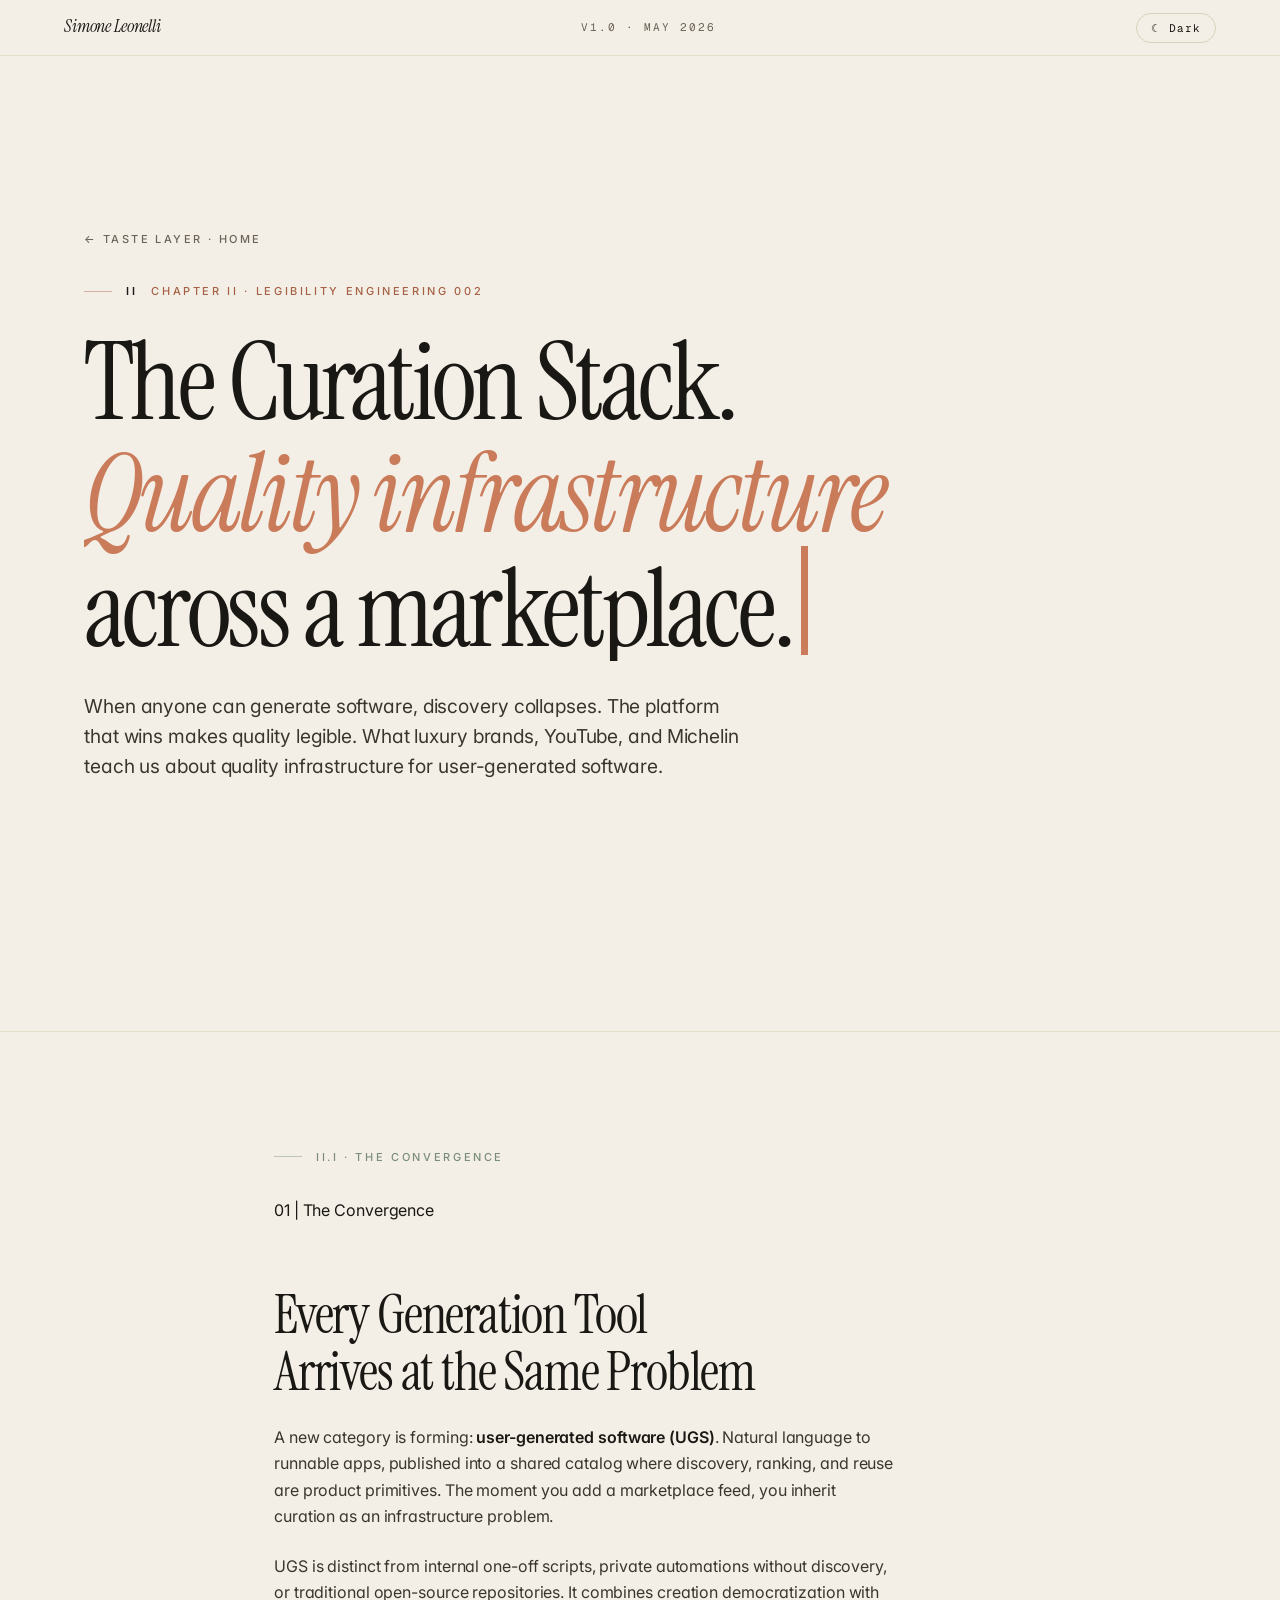
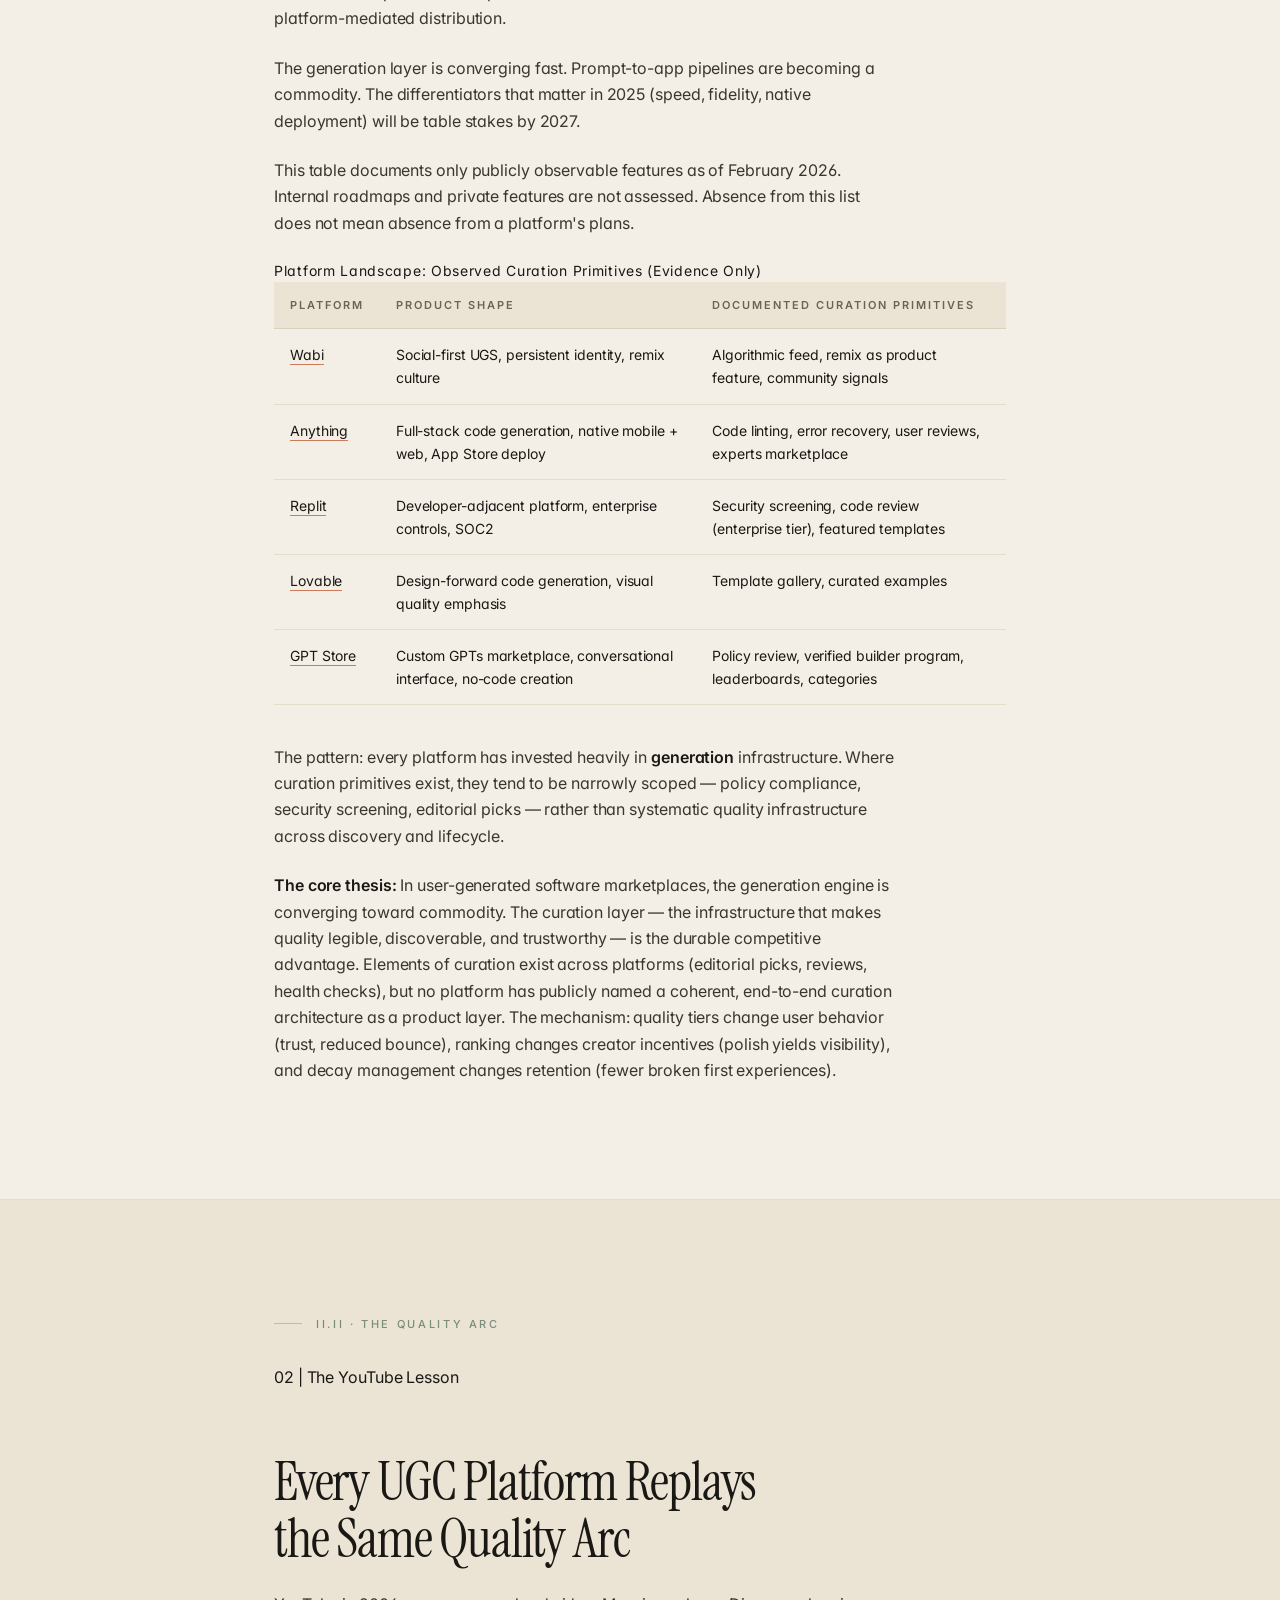
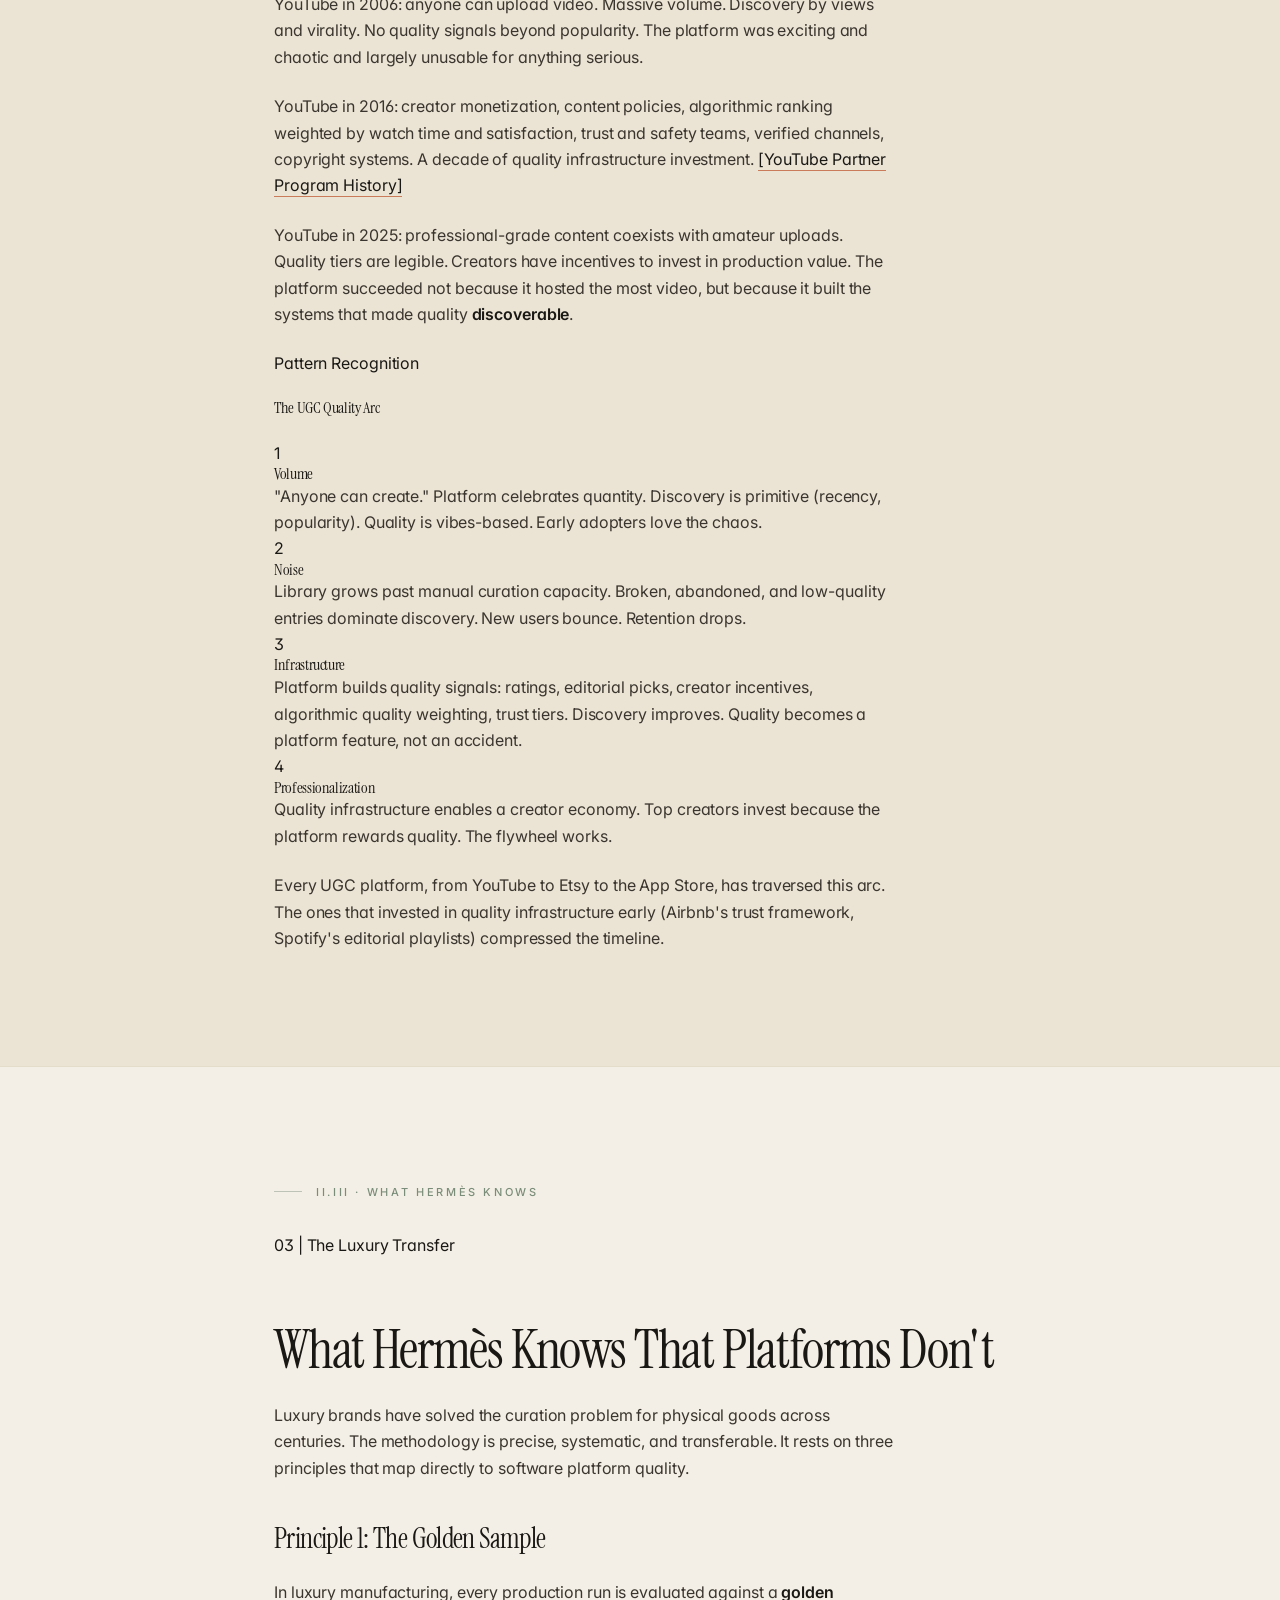
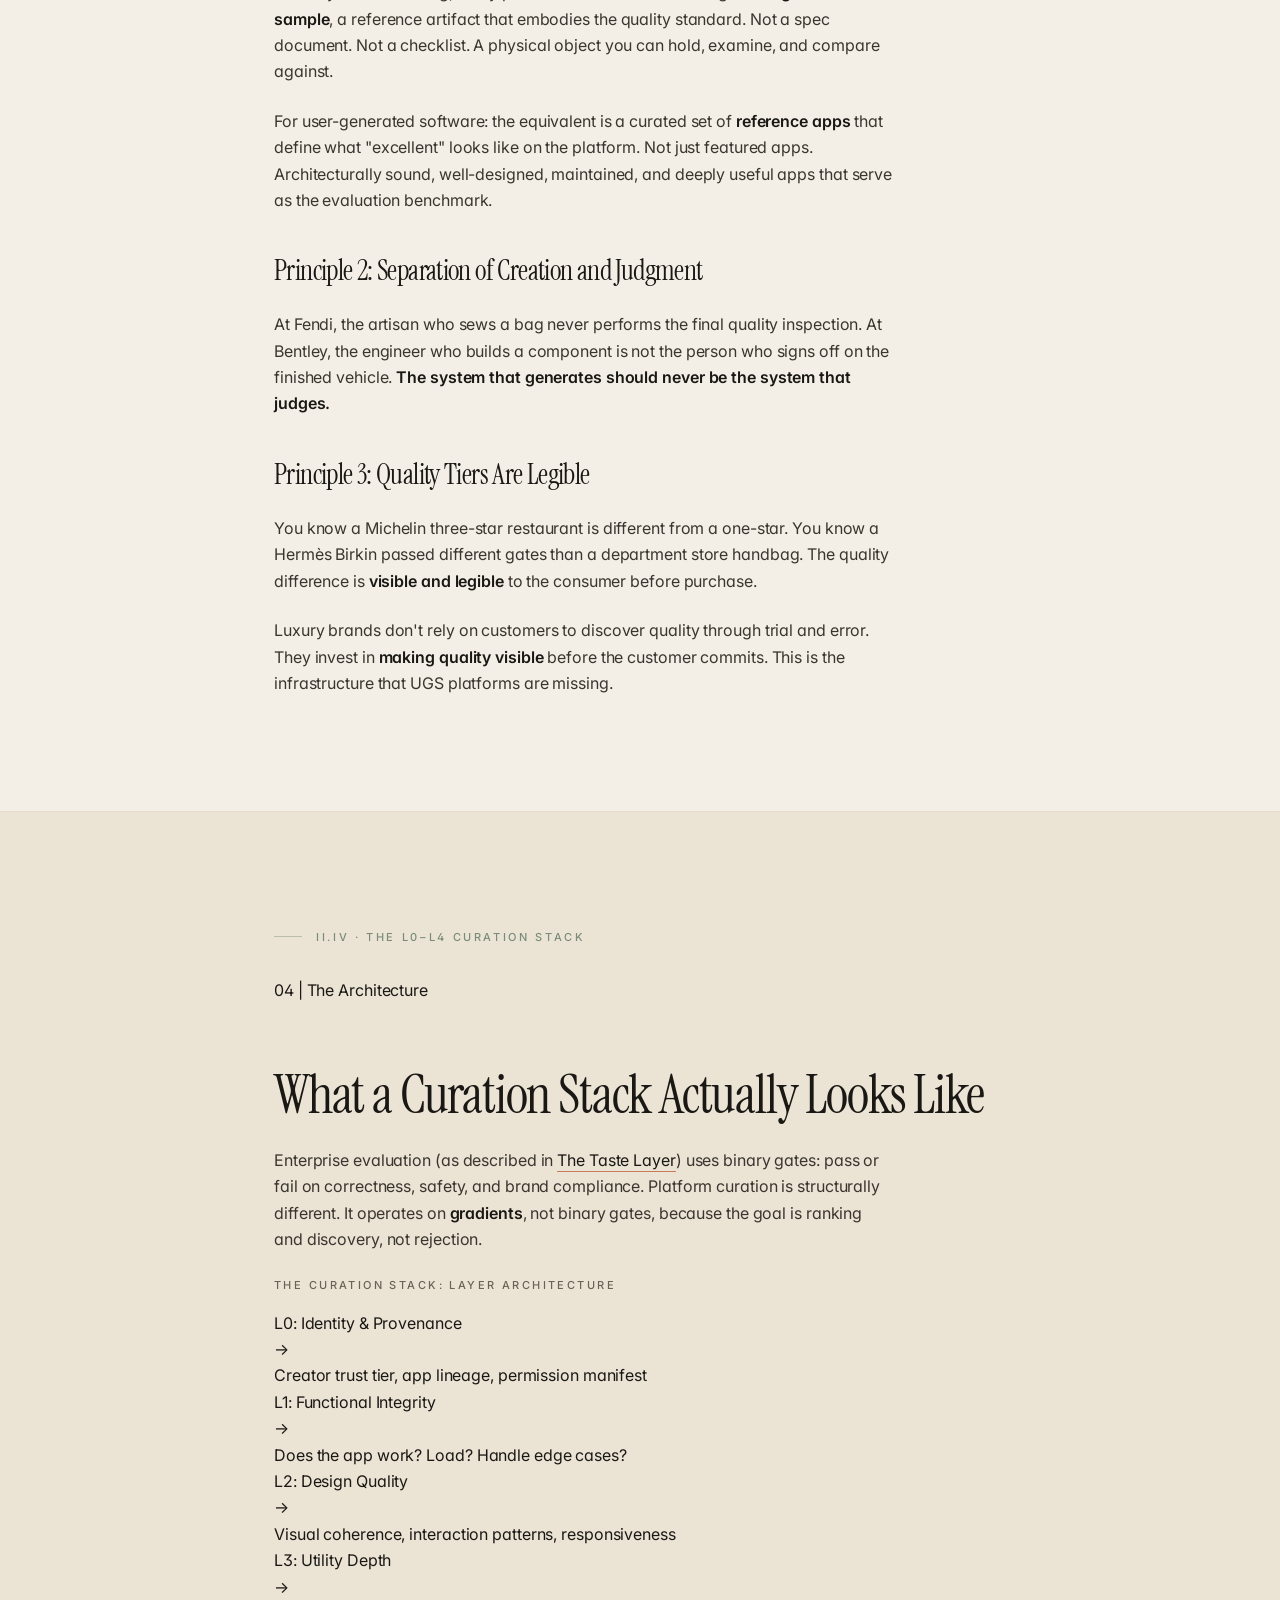
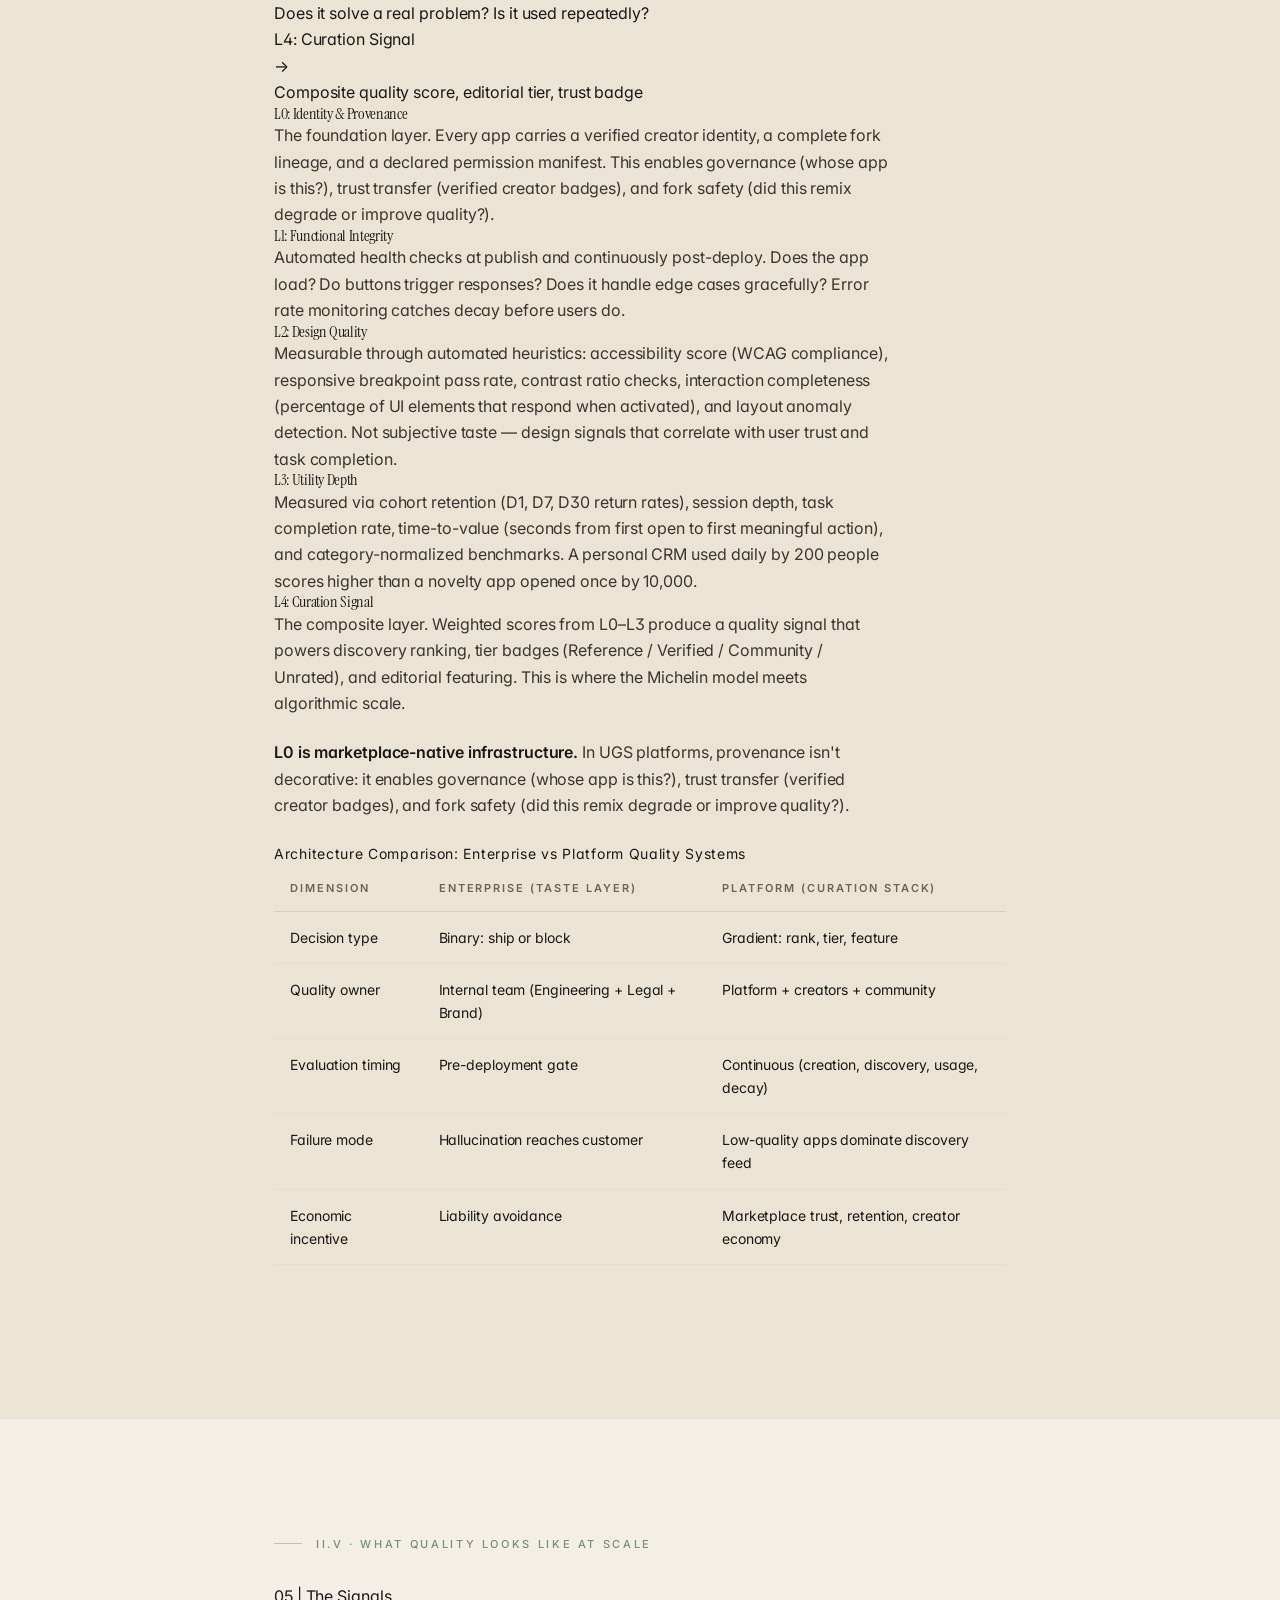
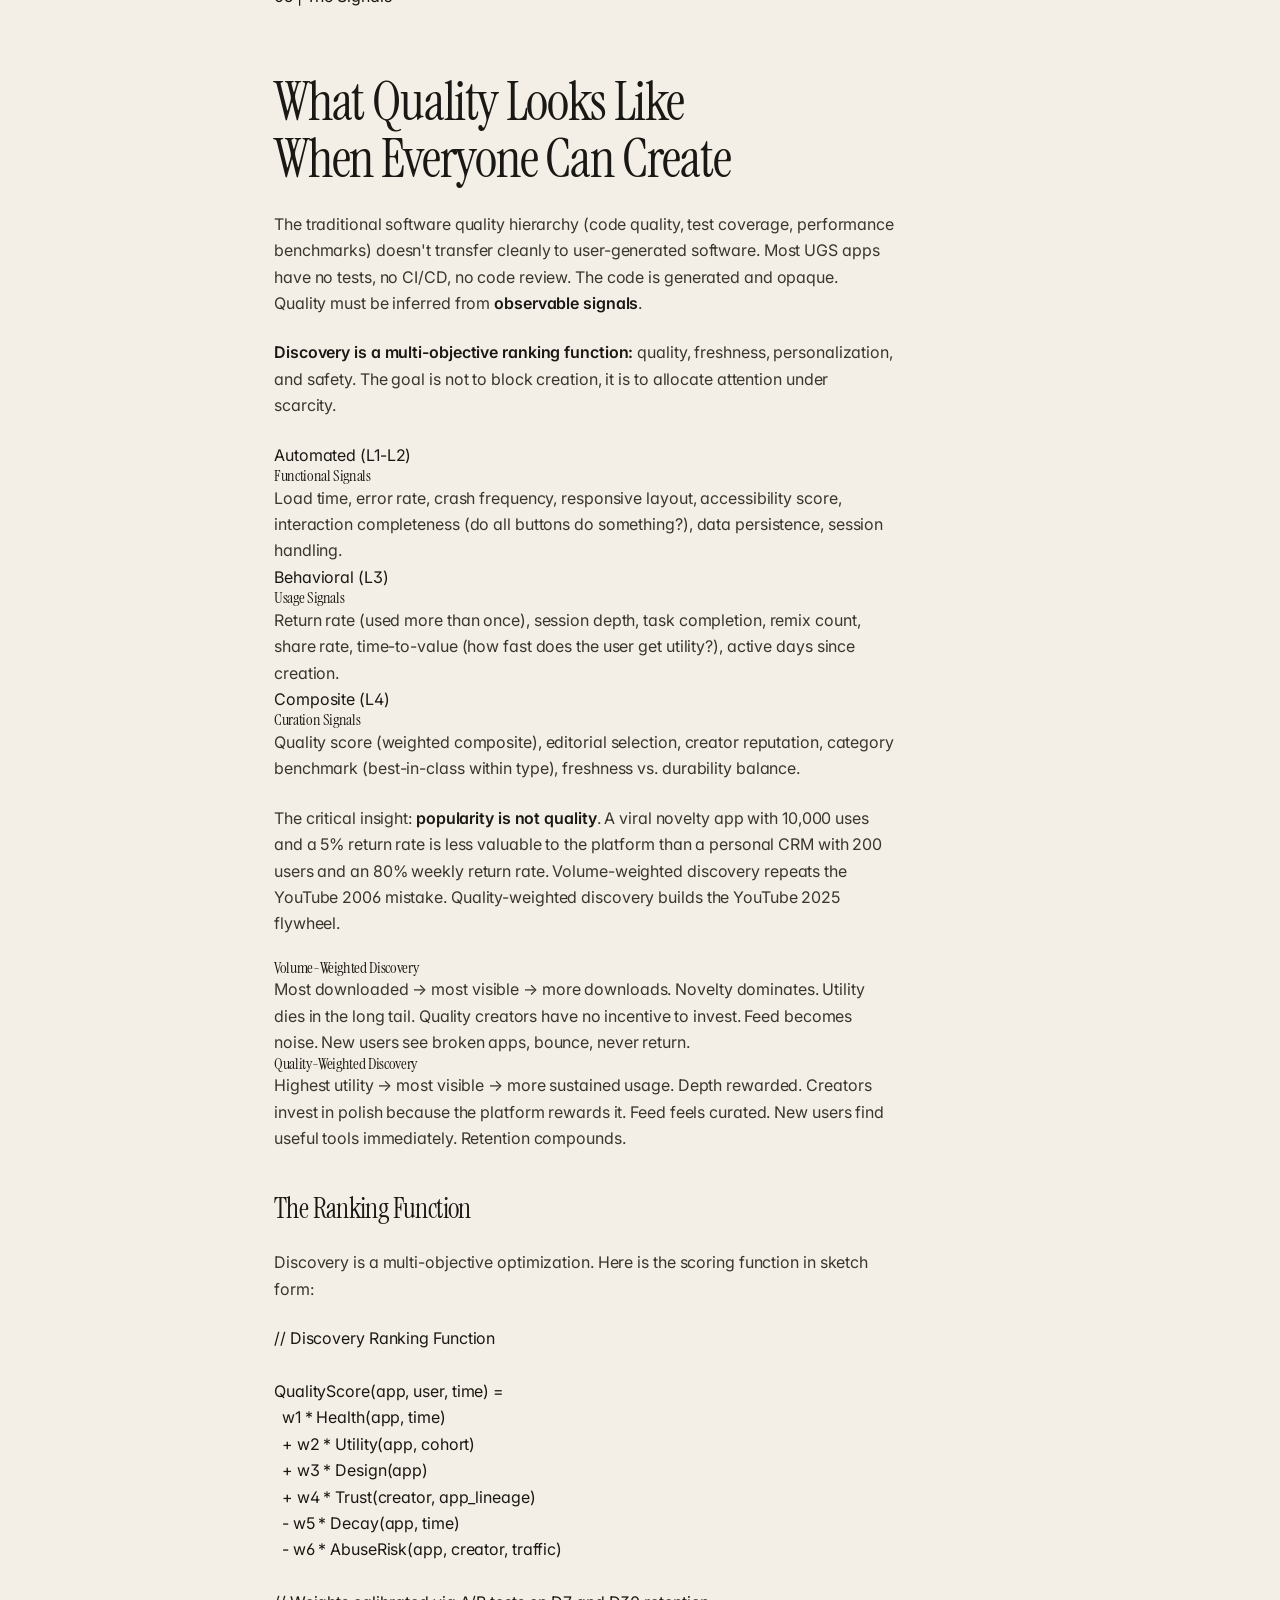
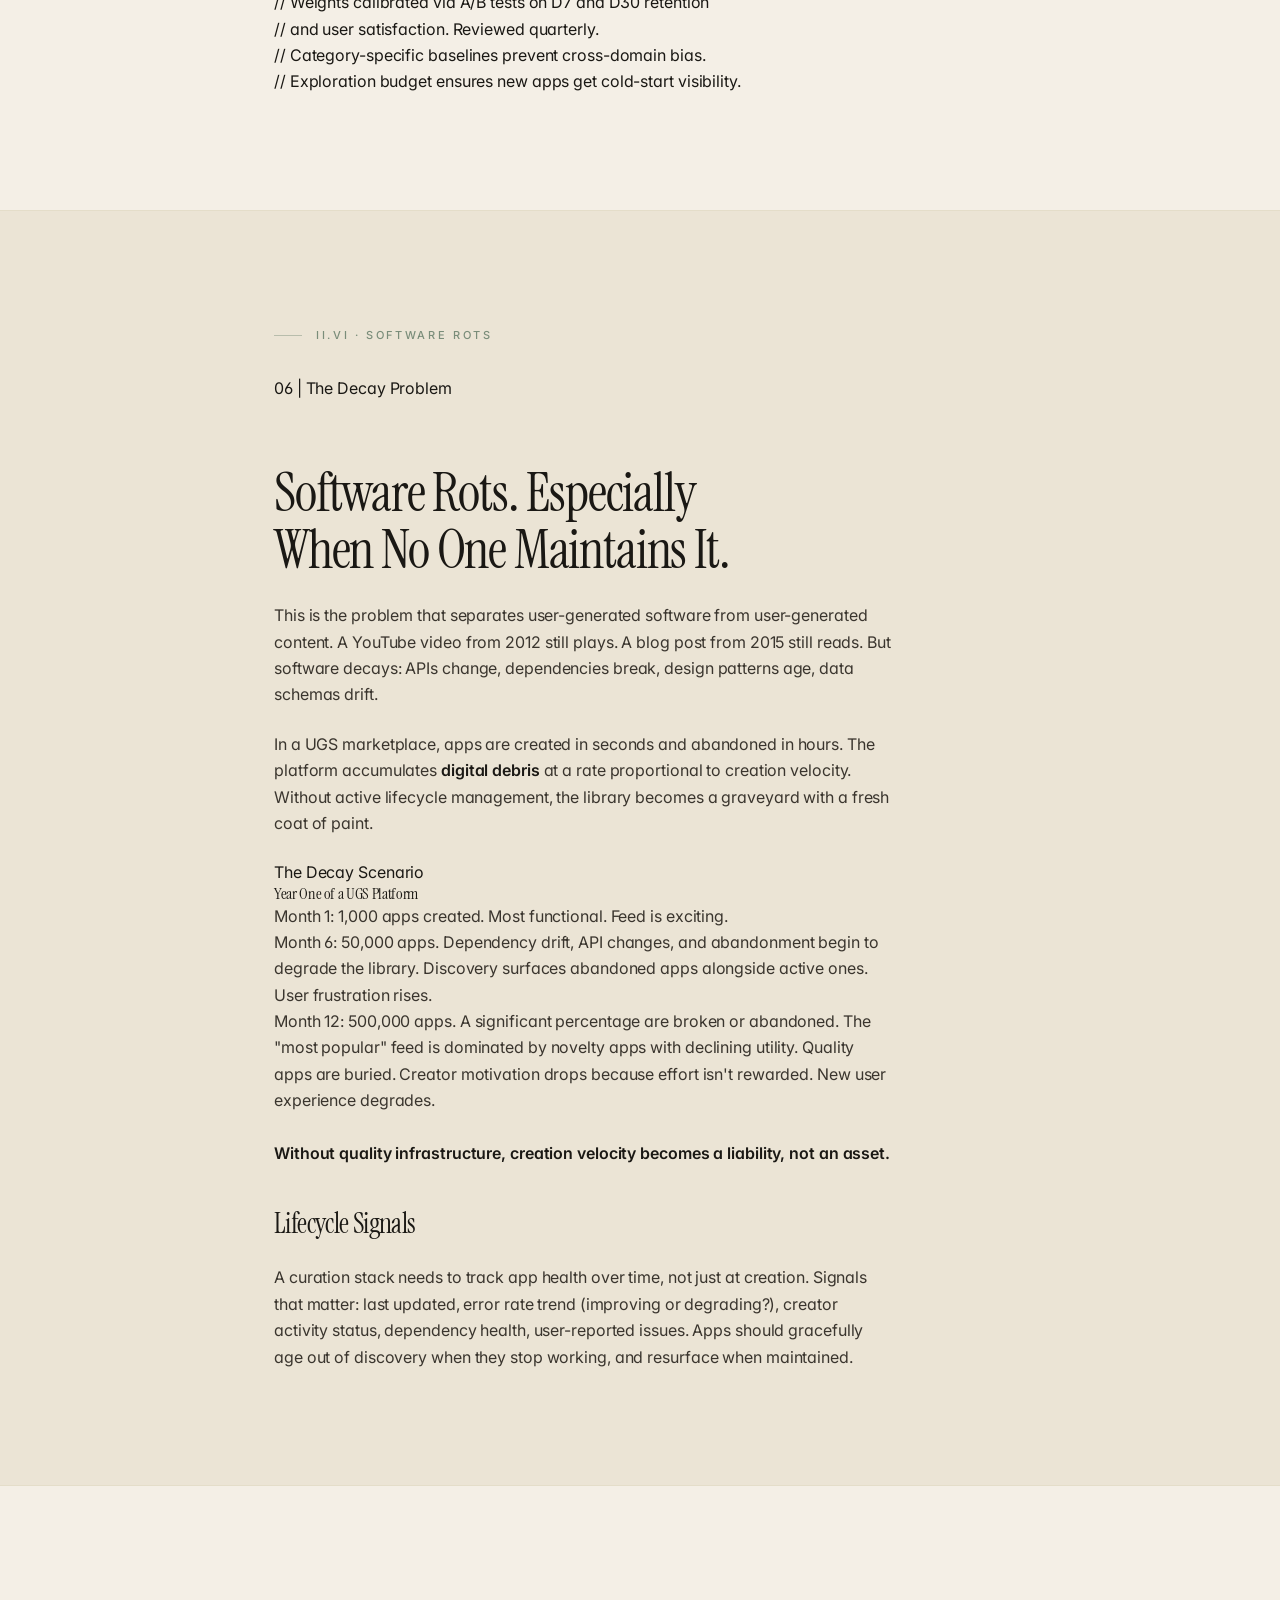
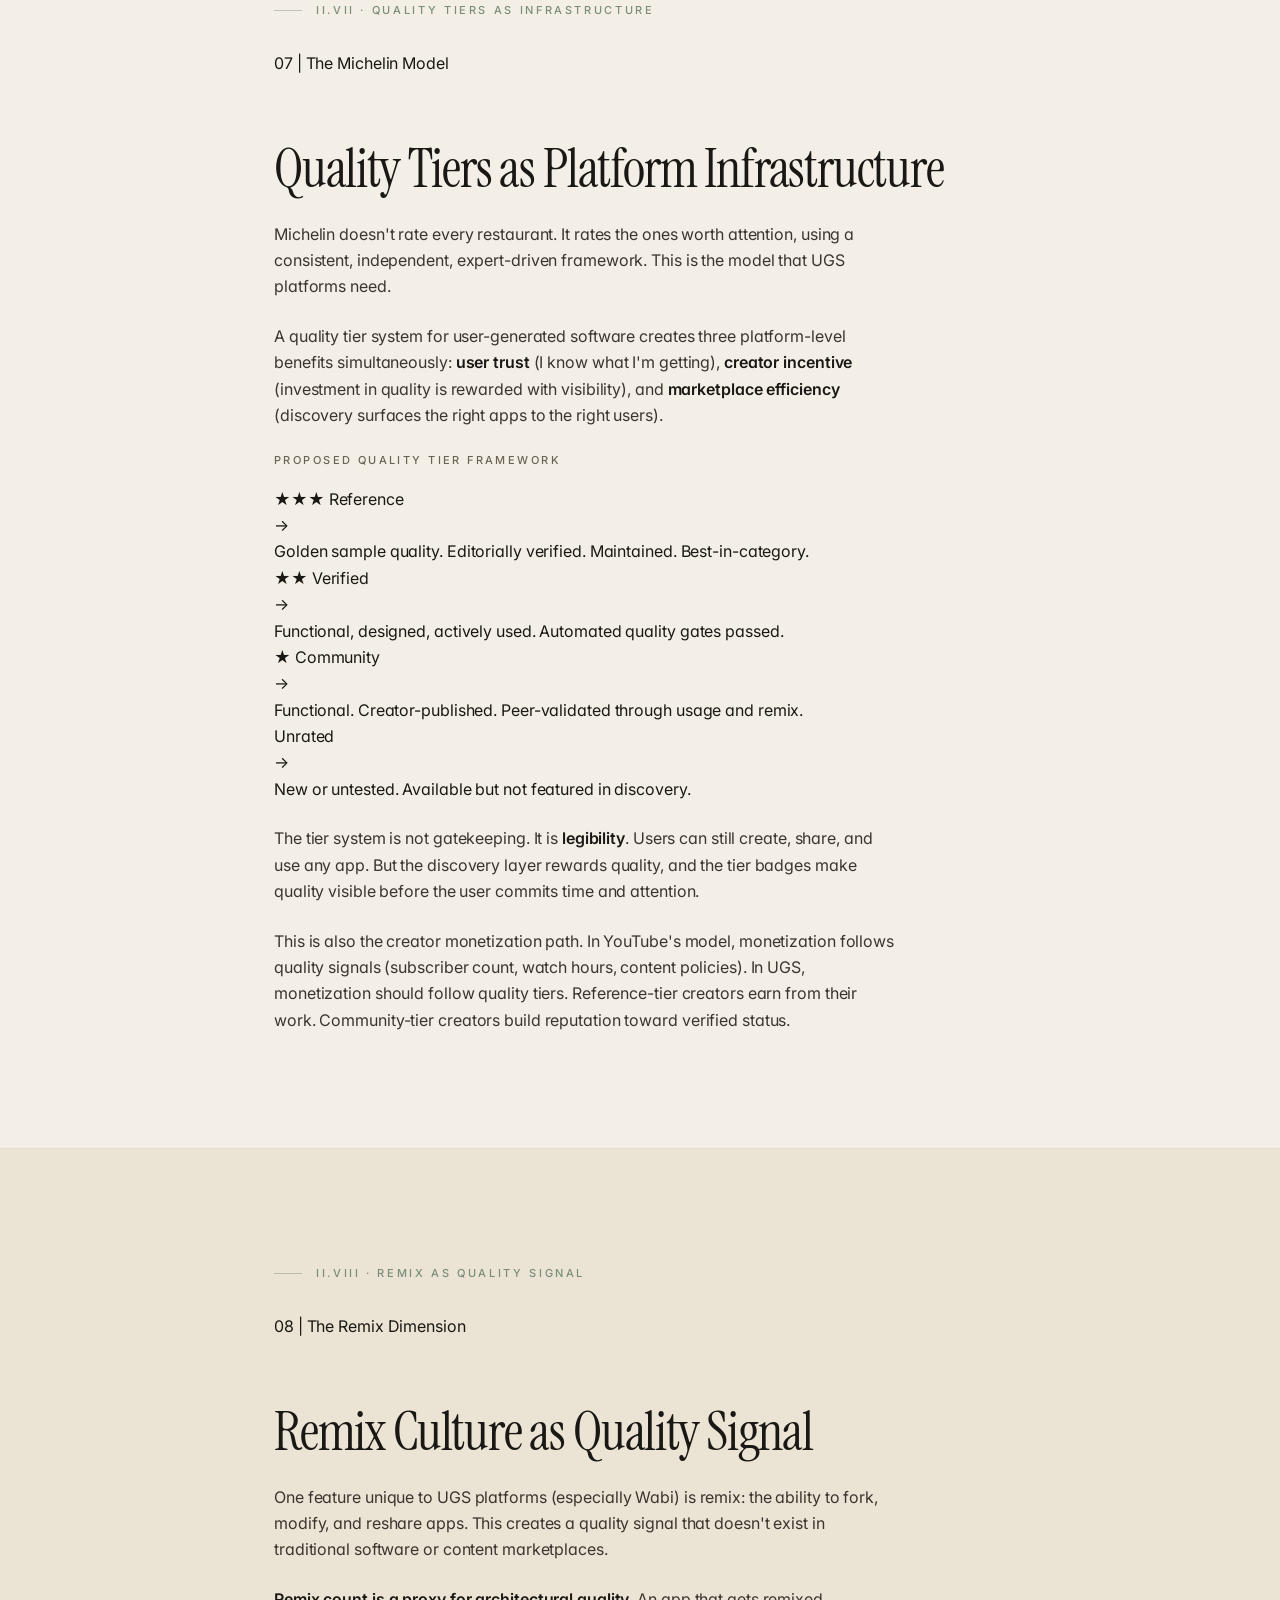
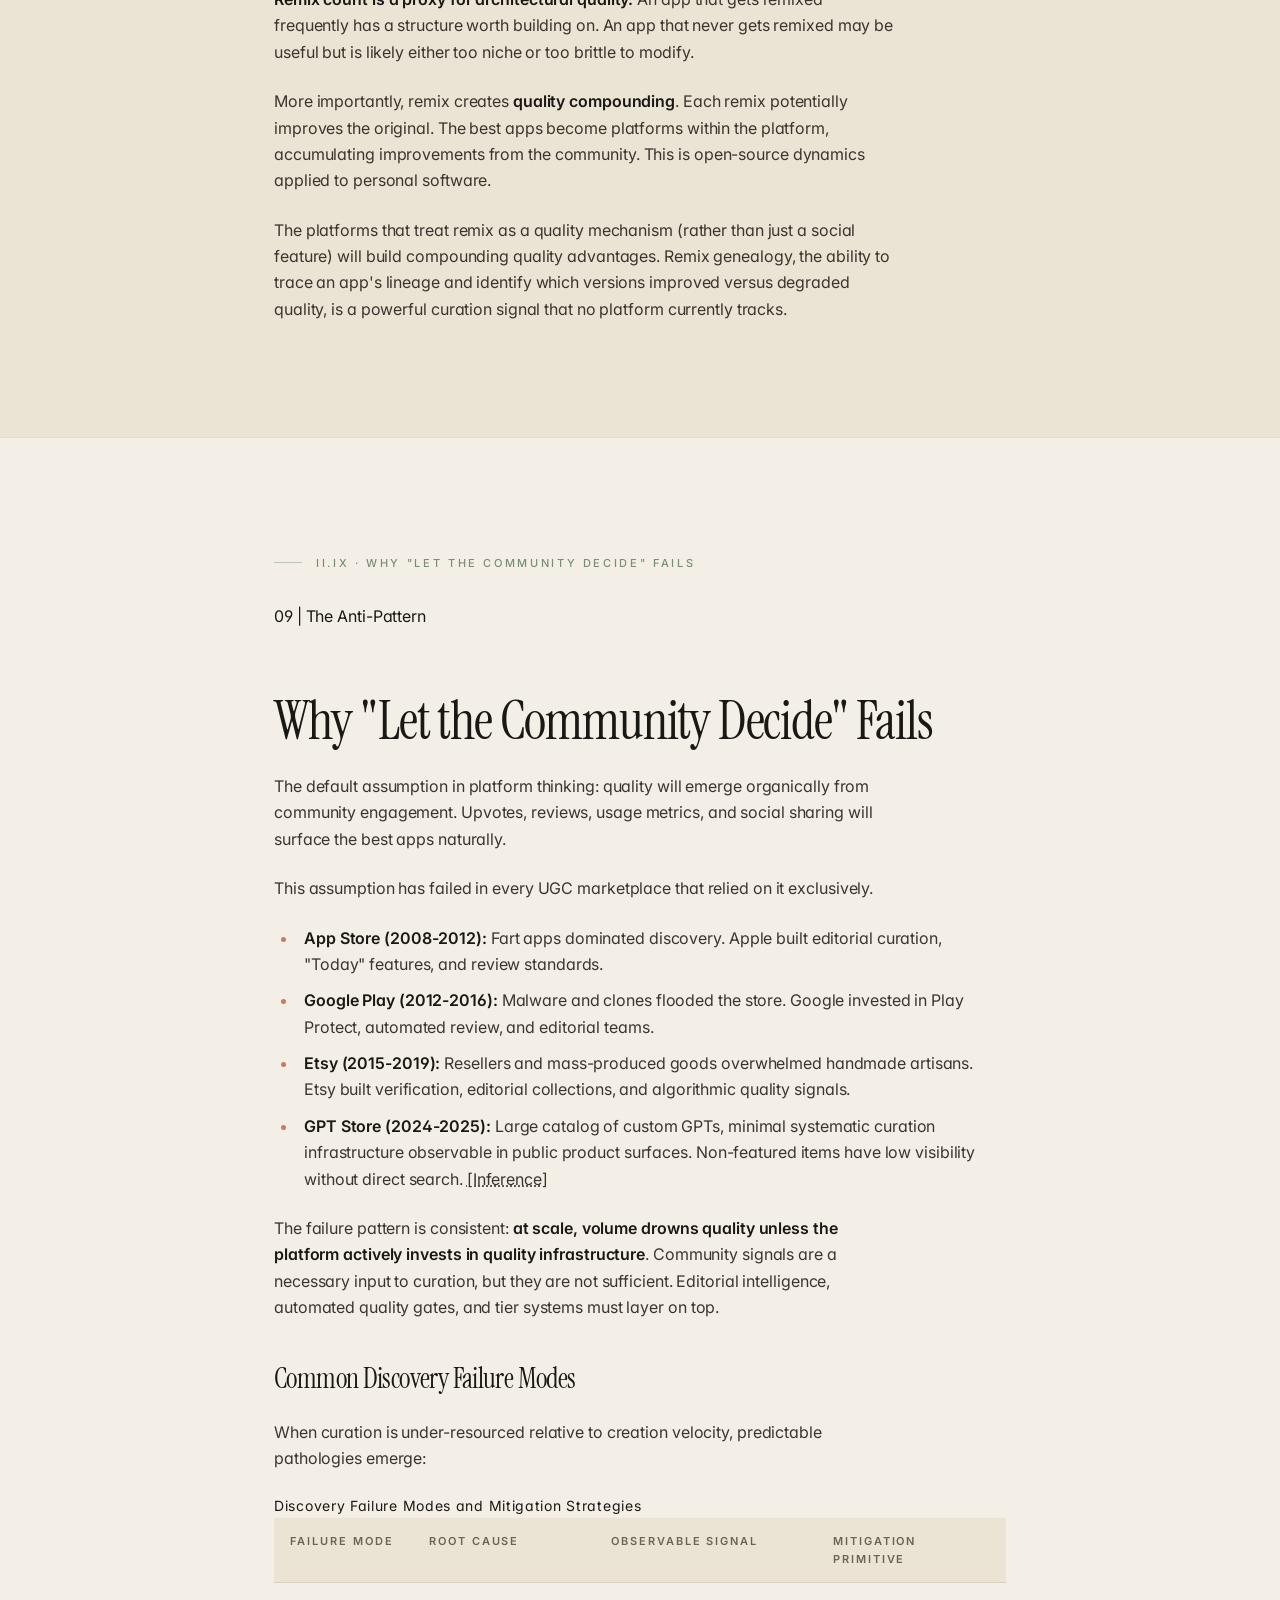
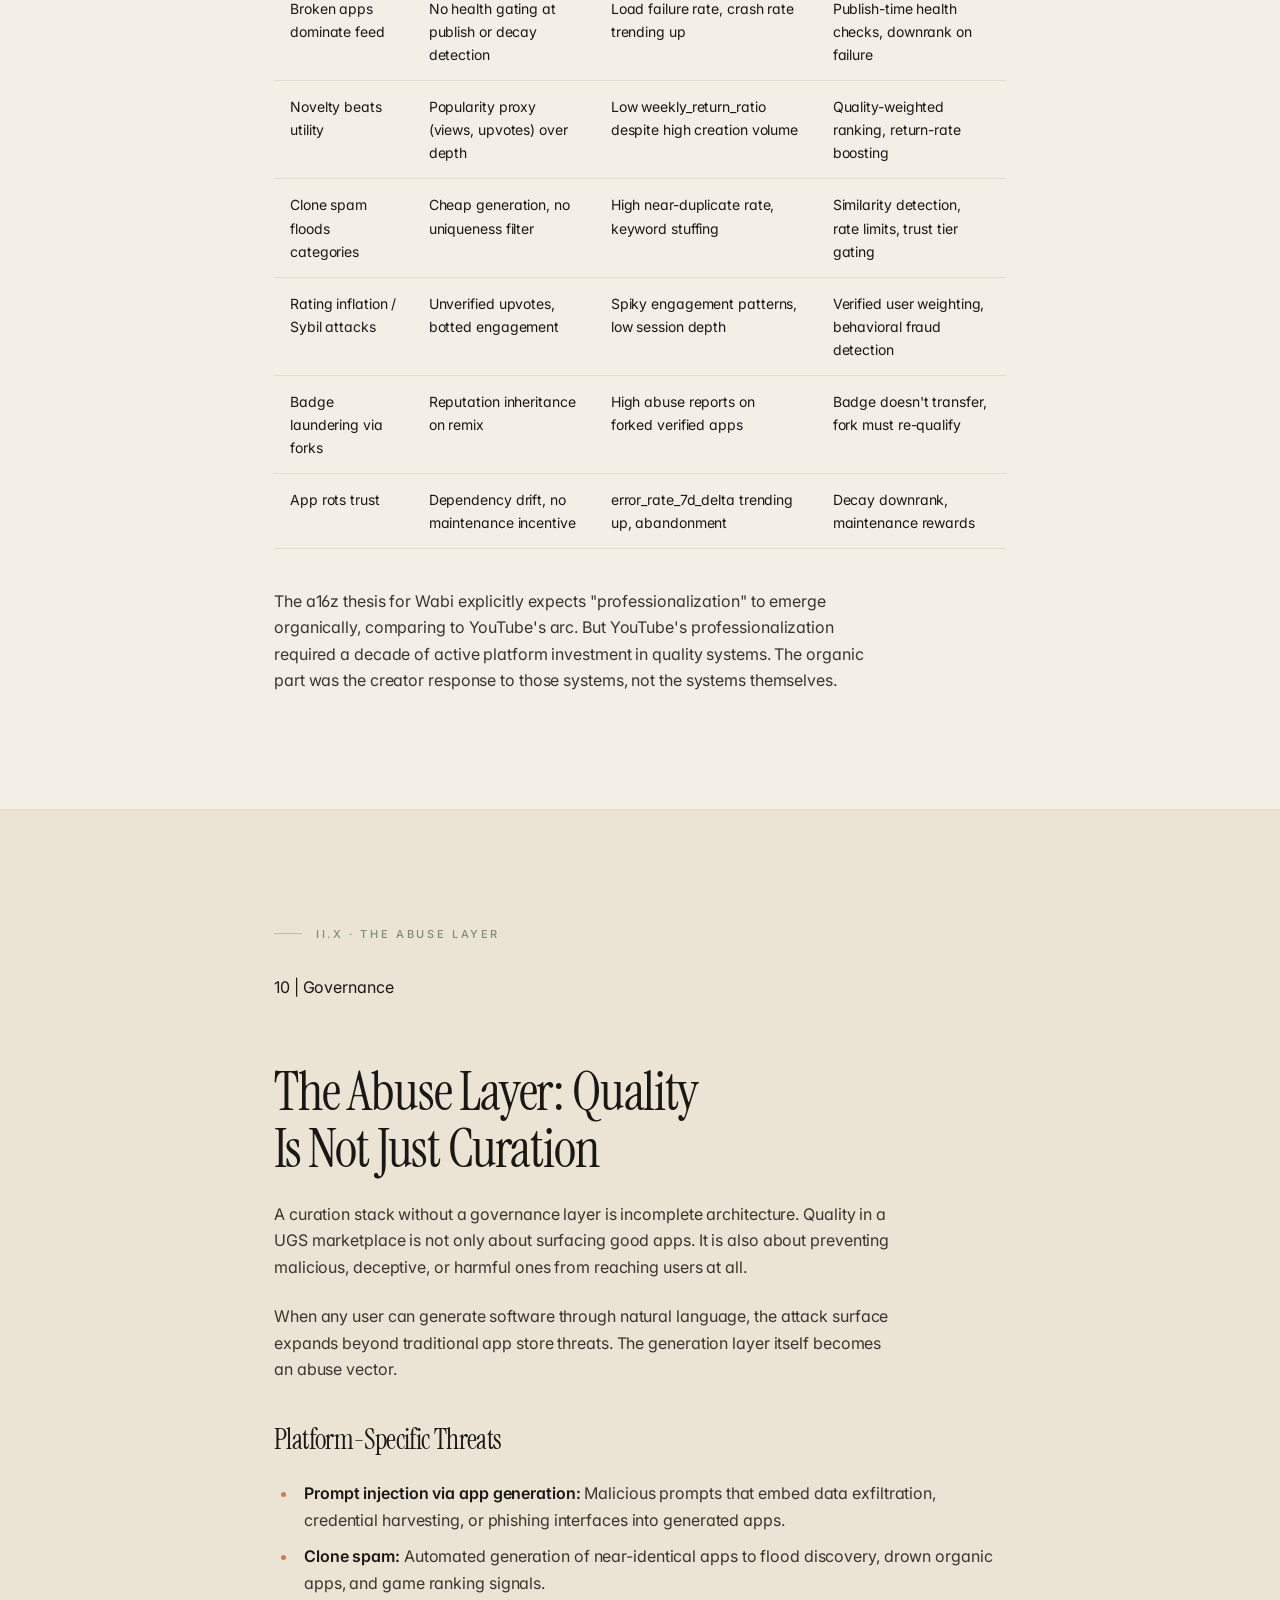
<file: curation-stack/index.html>
<!DOCTYPE html>
<html lang="en" data-theme="light">
<head>
  <meta charset="UTF-8" />
  <meta name="viewport" content="width=device-width, initial-scale=1.0" />
  <title>The Curation Stack · Chapter II · Studio W230</title>
  <meta name="description" content="Quality infrastructure for user-generated software." />
  <meta name="author" content="Simone Leonelli" />
  <meta property="og:type" content="article" />
  <meta property="og:title" content="The Curation Stack · Chapter II · Studio W230" />
  <meta property="og:description" content="Quality infrastructure for user-generated software." />
  <meta property="og:url" content="https://mustbesimo.github.io/taste-layer/curation-stack/" />
  <meta property="og:site_name" content="Studio W230 · Legibility Engineering" />
  <meta name="twitter:card" content="summary_large_image" />
  <meta name="twitter:creator" content="@mustbesimo" />
  <link rel="canonical" href="https://mustbesimo.github.io/taste-layer/curation-stack/" />
  <link rel="icon" href="data:image/svg+xml,%3Csvg xmlns='http://www.w3.org/2000/svg' viewBox='0 0 100 100'%3E%3Crect width='100' height='100' fill='%23f4efe6'/%3E%3Ccircle cx='50' cy='50' r='22' fill='%23c97b5a'/%3E%3C/svg%3E" />
  <script>(function(){try{var t=localStorage.getItem('taste-layer-theme')||(window.matchMedia&&window.matchMedia('(prefers-color-scheme: dark)').matches?'dark':'light');document.documentElement.setAttribute('data-theme',t);}catch(e){}}())</script>
  <link rel="stylesheet" href="../css/tokens.css" />
  <link rel="stylesheet" href="../css/layout.css" />
  <link rel="stylesheet" href="../css/motion.css" />
  <link rel="stylesheet" href="../css/components.css" />
</head>
<body>

<div class="progress" aria-hidden="true"></div>

<nav class="topnav" aria-label="Top navigation">
  <a class="brand" href="https://w230.net" target="_blank" rel="noopener">Simone Leonelli</a>
  <span class="meta">v1.0 · May 2026</span>
  <button class="theme press" type="button" aria-label="Toggle theme">☾ Dark</button>
</nav>
<section id="prologue" class="hero-shell">
  <div class="essay">
    <a href="../" class="back-link">← Taste Layer · home</a>
    <div class="eyebrow terra" style="margin-top: 32px;"><span class="num">II</span>Chapter II · Legibility Engineering 002</div>
    <h1 class="hero-title rise"><span>The Curation Stack.</span></h1>
    <h1 class="hero-title rise" style="margin-top: 8px;"><span><em class="mark">Quality infrastructure</em> across a marketplace.<span class="caret" aria-hidden="true"></span></span></h1>
    <p class="hero-sub reveal">When anyone can generate software, discovery collapses. The platform that wins makes quality legible. What luxury brands, YouTube, and Michelin teach us about quality infrastructure for user-generated software.</p>
    <div class="hero-meta reveal" style="--rd: 220ms;">
      <span>Simone Leonelli</span><span>Studio W230</span><span>v1.0</span><span>February 2026</span>
    </div>
  </div>
</section>
<section id="cura-00-section-01">
  <div class="essay prose">
    <div class="eyebrow sage">II.i · The convergence</div>

<div class="section-number">01 | The Convergence</div>
<h2 id="h-section-01">Every Generation Tool Arrives at the Same Problem</h2>
<p>A new category is forming: <strong>user-generated software (UGS)</strong>. Natural language to runnable apps, published into a shared catalog where discovery, ranking, and reuse are product primitives. The moment you add a marketplace feed, you inherit curation as an infrastructure problem.</p>
<p>UGS is distinct from internal one-off scripts, private automations without discovery, or traditional open-source repositories. It combines creation democratization with platform-mediated distribution.</p>
<p>The generation layer is converging fast. Prompt-to-app pipelines are becoming a commodity. The differentiators that matter in 2025 (speed, fidelity, native deployment) will be table stakes by 2027.</p>
<p>This table documents only publicly observable features as of February 2026. Internal roadmaps and private features are not assessed. Absence from this list does not mean absence from a platform's plans.</p>
<table class="comp-table">
<caption style="'JetBrains Mono', monospace; text-align: left; letter-spacing: 0.05em">Platform Landscape: Observed Curation Primitives (Evidence Only)</caption>
<thead>
<tr>
<th scope="col">Platform</th>
<th scope="col">Product Shape</th>
<th scope="col">Documented Curation Primitives</th>
</tr>
</thead>
<tbody>
<tr>
<td><a href="https://wabi.ai" rel="noopener noreferrer" target="_blank">Wabi</a></td>
<td>Social-first UGS, persistent identity, remix culture</td>
<td>Algorithmic feed, remix as product feature, community signals</td>
</tr>
<tr>
<td><a href="https://www.createanything.com" rel="noopener noreferrer" target="_blank">Anything</a></td>
<td>Full-stack code generation, native mobile + web, App Store deploy</td>
<td>Code linting, error recovery, user reviews, experts marketplace</td>
</tr>
<tr>
<td><a href="https://replit.com" rel="noopener noreferrer" target="_blank">Replit</a></td>
<td>Developer-adjacent platform, enterprise controls, SOC2</td>
<td>Security screening, code review (enterprise tier), featured templates</td>
</tr>
<tr>
<td><a href="https://lovable.dev" rel="noopener noreferrer" target="_blank">Lovable</a></td>
<td>Design-forward code generation, visual quality emphasis</td>
<td>Template gallery, curated examples</td>
</tr>
<tr>
<td><a href="https://openai.com/index/introducing-the-gpt-store/" rel="noopener noreferrer" target="_blank">GPT Store</a></td>
<td>Custom GPTs marketplace, conversational interface, no-code creation</td>
<td>Policy review, verified builder program, leaderboards, categories</td>
</tr>
</tbody>
</table>
<p>The pattern: every platform has invested heavily in <strong>generation</strong> infrastructure. Where curation primitives exist, they tend to be narrowly scoped — policy compliance, security screening, editorial picks — rather than systematic quality infrastructure across discovery and lifecycle.</p>
<div class="thesis-box">
<p><strong>The core thesis:</strong> In user-generated software marketplaces, the generation engine is converging toward commodity. The curation layer — the infrastructure that makes quality legible, discoverable, and trustworthy — is the durable competitive advantage. Elements of curation exist across platforms (editorial picks, reviews, health checks), but no platform has publicly named a coherent, end-to-end curation architecture as a product layer. The mechanism: quality tiers change user behavior (trust, reduced bounce), ranking changes creator incentives (polish yields visibility), and decay management changes retention (fewer broken first experiences).</p>
</div>

  </div>
</section>

<section id="cura-01-section-02" class="dim">
  <div class="essay prose">
    <div class="eyebrow sage">II.ii · The quality arc</div>

<div class="section-number">02 | The YouTube Lesson</div>
<h2 id="h-section-02">Every UGC Platform Replays the Same Quality Arc</h2>
<p>YouTube in 2006: anyone can upload video. Massive volume. Discovery by views and virality. No quality signals beyond popularity. The platform was exciting and chaotic and largely unusable for anything serious.</p>
<p>YouTube in 2016: creator monetization, content policies, algorithmic ranking weighted by watch time and satisfaction, trust and safety teams, verified channels, copyright systems. A decade of quality infrastructure investment. <a href="https://support.google.com/youtube/answer/72851" rel="noopener noreferrer" style="text-decoration: none" target="_blank">[YouTube Partner Program History]</a></p>
<p>YouTube in 2025: professional-grade content coexists with amateur uploads. Quality tiers are legible. Creators have incentives to invest in production value. The platform succeeded not because it hosted the most video, but because it built the systems that made quality <strong>discoverable</strong>.</p>
<div class="case-label neutral">Pattern Recognition</div>
<h4 style="'Space Grotesk', sans-serif">The UGC Quality Arc</h4>
<div class="quality-arc">
<div class="phase-card">
<div class="phase-marker">1</div>
<div class="phase-body">
<h4>Volume</h4>
<p>"Anyone can create." Platform celebrates quantity. Discovery is primitive (recency, popularity). Quality is vibes-based. Early adopters love the chaos.</p>
</div>
</div>
<div class="phase-card">
<div class="phase-marker">2</div>
<div class="phase-body">
<h4>Noise</h4>
<p>Library grows past manual curation capacity. Broken, abandoned, and low-quality entries dominate discovery. New users bounce. Retention drops.</p>
</div>
</div>
<div class="phase-card">
<div class="phase-marker">3</div>
<div class="phase-body">
<h4>Infrastructure</h4>
<p>Platform builds quality signals: ratings, editorial picks, creator incentives, algorithmic quality weighting, trust tiers. Discovery improves. Quality becomes a platform feature, not an accident.</p>
</div>
</div>
<div class="phase-card">
<div class="phase-marker">4</div>
<div class="phase-body">
<h4>Professionalization</h4>
<p>Quality infrastructure enables a creator economy. Top creators invest because the platform rewards quality. The flywheel works.</p>
</div>
</div>
</div>
<p>Every UGC platform, from YouTube to Etsy to the App Store, has traversed this arc. The ones that invested in quality infrastructure early (Airbnb's trust framework, Spotify's editorial playlists) compressed the timeline.</p>

  </div>
</section>

<section id="cura-02-section-03">
  <div class="essay prose">
    <div class="eyebrow sage">II.iii · What Hermès knows</div>

<div class="section-number">03 | The Luxury Transfer</div>
<h2 id="h-section-03">What Hermès Knows That Platforms Don't</h2>
<p>Luxury brands have solved the curation problem for physical goods across centuries. The methodology is precise, systematic, and transferable. It rests on three principles that map directly to software platform quality.</p>
<h3>Principle 1: The Golden Sample</h3>
<p>In luxury manufacturing, every production run is evaluated against a <strong>golden sample</strong>, a reference artifact that embodies the quality standard. Not a spec document. Not a checklist. A physical object you can hold, examine, and compare against.</p>
<p>For user-generated software: the equivalent is a curated set of <strong>reference apps</strong> that define what "excellent" looks like on the platform. Not just featured apps. Architecturally sound, well-designed, maintained, and deeply useful apps that serve as the evaluation benchmark.</p>
<h3>Principle 2: Separation of Creation and Judgment</h3>
<p>At Fendi, the artisan who sews a bag never performs the final quality inspection. At Bentley, the engineer who builds a component is not the person who signs off on the finished vehicle. <strong>The system that generates should never be the system that judges.</strong></p>
<h3>Principle 3: Quality Tiers Are Legible</h3>
<p>You know a Michelin three-star restaurant is different from a one-star. You know a Hermès Birkin passed different gates than a department store handbag. The quality difference is <strong>visible and legible</strong> to the consumer before purchase.</p>
<div class="thesis-box">
<p>Luxury brands don't rely on customers to discover quality through trial and error. They invest in <strong>making quality visible</strong> before the customer commits. This is the infrastructure that UGS platforms are missing.</p>
</div>

  </div>
</section>

<section id="cura-03-section-04" class="dim">
  <div class="essay prose">
    <div class="eyebrow sage">II.iv · The L0–L4 curation stack</div>

<div class="section-number">04 | The Architecture</div>
<h2 id="h-section-04">What a Curation Stack Actually Looks Like</h2>
<p>Enterprise evaluation (as described in <a href="https://mustbesimo.github.io/tasteinfra/" style="text-decoration: none">The Taste Layer</a>) uses binary gates: pass or fail on correctness, safety, and brand compliance. Platform curation is structurally different. It operates on <strong>gradients</strong>, not binary gates, because the goal is ranking and discovery, not rejection.</p>
<div class="stack-scroll">
<div class="stack-pin">
<div class="diagram">
<div class="diagram-title">The Curation Stack: Layer Architecture</div>
<div class="flow-row" data-layer="0">
<div class="flow-box">L0: Identity &amp; Provenance</div>
<div class="flow-arrow">→</div>
<div class="flow-box">Creator trust tier, app lineage, permission manifest</div>
</div>
<div class="flow-row" data-layer="1">
<div class="flow-box">L1: Functional Integrity</div>
<div class="flow-arrow">→</div>
<div class="flow-box">Does the app work? Load? Handle edge cases?</div>
</div>
<div class="flow-row" data-layer="2">
<div class="flow-box">L2: Design Quality</div>
<div class="flow-arrow">→</div>
<div class="flow-box">Visual coherence, interaction patterns, responsiveness</div>
</div>
<div class="flow-row" data-layer="3">
<div class="flow-box">L3: Utility Depth</div>
<div class="flow-arrow">→</div>
<div class="flow-box">Does it solve a real problem? Is it used repeatedly?</div>
</div>
<div class="flow-row" data-layer="4">
<div class="flow-box accent">L4: Curation Signal</div>
<div class="flow-arrow">→</div>
<div class="flow-box accent">Composite quality score, editorial tier, trust badge</div>
</div>
</div>
</div>
<div class="stack-content">
<div class="stack-explain" data-layer="0">
<h4>L0: Identity &amp; Provenance</h4>
<p>The foundation layer. Every app carries a verified creator identity, a complete fork lineage, and a declared permission manifest. This enables governance (whose app is this?), trust transfer (verified creator badges), and fork safety (did this remix degrade or improve quality?).</p>
</div>
<div class="stack-explain" data-layer="1">
<h4>L1: Functional Integrity</h4>
<p>Automated health checks at publish and continuously post-deploy. Does the app load? Do buttons trigger responses? Does it handle edge cases gracefully? Error rate monitoring catches decay before users do.</p>
</div>
<div class="stack-explain" data-layer="2">
<h4>L2: Design Quality</h4>
<p>Measurable through automated heuristics: accessibility score (WCAG compliance), responsive breakpoint pass rate, contrast ratio checks, interaction completeness (percentage of UI elements that respond when activated), and layout anomaly detection. Not subjective taste — design signals that correlate with user trust and task completion.</p>
</div>
<div class="stack-explain" data-layer="3">
<h4>L3: Utility Depth</h4>
<p>Measured via cohort retention (D1, D7, D30 return rates), session depth, task completion rate, time-to-value (seconds from first open to first meaningful action), and category-normalized benchmarks. A personal CRM used daily by 200 people scores higher than a novelty app opened once by 10,000.</p>
</div>
<div class="stack-explain" data-layer="4">
<h4>L4: Curation Signal</h4>
<p>The composite layer. Weighted scores from L0–L3 produce a quality signal that powers discovery ranking, tier badges (Reference / Verified / Community / Unrated), and editorial featuring. This is where the Michelin model meets algorithmic scale.</p>
</div>
</div>
</div>
<p><strong>L0 is marketplace-native infrastructure.</strong> In UGS platforms, provenance isn't decorative: it enables governance (whose app is this?), trust transfer (verified creator badges), and fork safety (did this remix degrade or improve quality?).</p>
<table class="comp-table">
<caption style="'JetBrains Mono', monospace; text-align: left; letter-spacing: 0.05em">Architecture Comparison: Enterprise vs Platform Quality Systems</caption>
<thead>
<tr>
<th scope="col">Dimension</th>
<th scope="col">Enterprise (Taste Layer)</th>
<th scope="col">Platform (Curation Stack)</th>
</tr>
</thead>
<tbody>
<tr>
<td>Decision type</td>
<td>Binary: ship or block</td>
<td>Gradient: rank, tier, feature</td>
</tr>
<tr>
<td>Quality owner</td>
<td>Internal team (Engineering + Legal + Brand)</td>
<td>Platform + creators + community</td>
</tr>
<tr>
<td>Evaluation timing</td>
<td>Pre-deployment gate</td>
<td>Continuous (creation, discovery, usage, decay)</td>
</tr>
<tr>
<td>Failure mode</td>
<td>Hallucination reaches customer</td>
<td>Low-quality apps dominate discovery feed</td>
</tr>
<tr>
<td>Economic incentive</td>
<td>Liability avoidance</td>
<td>Marketplace trust, retention, creator economy</td>
</tr>
</tbody>
</table>

  </div>
</section>

<section id="cura-04-section-05">
  <div class="essay prose">
    <div class="eyebrow sage">II.v · What quality looks like at scale</div>

<div class="section-number">05 | The Signals</div>
<h2 id="h-section-05">What Quality Looks Like When Everyone Can Create</h2>
<p>The traditional software quality hierarchy (code quality, test coverage, performance benchmarks) doesn't transfer cleanly to user-generated software. Most UGS apps have no tests, no CI/CD, no code review. The code is generated and opaque. Quality must be inferred from <strong>observable signals</strong>.</p>
<p><strong>Discovery is a multi-objective ranking function:</strong> quality, freshness, personalization, and safety. The goal is not to block creation, it is to allocate attention under scarcity.</p>
<div class="tier-grid">
<div class="tier-card">
<div class="tier-label">Automated (L1-L2)</div>
<h4>Functional Signals</h4>
<p>Load time, error rate, crash frequency, responsive layout, accessibility score, interaction completeness (do all buttons do something?), data persistence, session handling.</p>
</div>
<div class="tier-card">
<div class="tier-label">Behavioral (L3)</div>
<h4>Usage Signals</h4>
<p>Return rate (used more than once), session depth, task completion, remix count, share rate, time-to-value (how fast does the user get utility?), active days since creation.</p>
</div>
<div class="tier-card">
<div class="tier-label">Composite (L4)</div>
<h4>Curation Signals</h4>
<p>Quality score (weighted composite), editorial selection, creator reputation, category benchmark (best-in-class within type), freshness vs. durability balance.</p>
</div>
</div>
<p>The critical insight: <strong>popularity is not quality</strong>. A viral novelty app with 10,000 uses and a 5% return rate is less valuable to the platform than a personal CRM with 200 users and an 80% weekly return rate. Volume-weighted discovery repeats the YouTube 2006 mistake. Quality-weighted discovery builds the YouTube 2025 flywheel.</p>
<div class="split">
<div class="split-card danger">
<h4>Volume-Weighted Discovery</h4>
<p>Most downloaded → most visible → more downloads. Novelty dominates. Utility dies in the long tail. Quality creators have no incentive to invest. Feed becomes noise. New users see broken apps, bounce, never return.</p>
</div>
<div class="split-card safe">
<h4>Quality-Weighted Discovery</h4>
<p>Highest utility → most visible → more sustained usage. Depth rewarded. Creators invest in polish because the platform rewards it. Feed feels curated. New users find useful tools immediately. Retention compounds.</p>
</div>
</div>
<h3>The Ranking Function</h3>
<p>Discovery is a multi-objective optimization. Here is the scoring function in sketch form:</p>
<div class="code-block">
<span class="comment">// Discovery Ranking Function</span><br/><br/>
<span class="key">QualityScore</span>(app, user, time) =<br/>
<span class="val">  w1 * Health(app, time)</span><br/>
<span class="val">  + w2 * Utility(app, cohort)</span><br/>
<span class="val">  + w3 * Design(app)</span><br/>
<span class="val">  + w4 * Trust(creator, app_lineage)</span><br/>
<span class="val">  - w5 * Decay(app, time)</span><br/>
<span class="val">  - w6 * AbuseRisk(app, creator, traffic)</span><br/><br/>
<span class="comment">// Weights calibrated via A/B tests on D7 and D30 retention</span><br/>
<span class="comment">// and user satisfaction. Reviewed quarterly.</span><br/>
<span class="comment">// Category-specific baselines prevent cross-domain bias.</span><br/>
<span class="comment">// Exploration budget ensures new apps get cold-start visibility.</span>
</div>

  </div>
</section>

<section id="cura-05-section-06" class="dim">
  <div class="essay prose">
    <div class="eyebrow sage">II.vi · Software rots</div>

<div class="section-number">06 | The Decay Problem</div>
<h2 id="h-section-06">Software Rots. Especially When No One Maintains It.</h2>
<p>This is the problem that separates user-generated software from user-generated content. A YouTube video from 2012 still plays. A blog post from 2015 still reads. But software decays: APIs change, dependencies break, design patterns age, data schemas drift.</p>
<p>In a UGS marketplace, apps are created in seconds and abandoned in hours. The platform accumulates <strong>digital debris</strong> at a rate proportional to creation velocity. Without active lifecycle management, the library becomes a graveyard with a fresh coat of paint.</p>
<div class="case-study">
<div class="case-label">The Decay Scenario</div>
<h4>Year One of a UGS Platform</h4>
<p>Month 1: 1,000 apps created. Most functional. Feed is exciting.<br/>
      Month 6: 50,000 apps. Dependency drift, API changes, and abandonment begin to degrade the library. Discovery surfaces abandoned apps alongside active ones. User frustration rises.<br/>
      Month 12: 500,000 apps. A significant percentage are broken or abandoned. The "most popular" feed is dominated by novelty apps with declining utility. Quality apps are buried. Creator motivation drops because effort isn't rewarded. New user experience degrades.<br/><br/>
<strong>Without quality infrastructure, creation velocity becomes a liability, not an asset.</strong></p>
</div>
<h3>Lifecycle Signals</h3>
<p>A curation stack needs to track app health over time, not just at creation. Signals that matter: last updated, error rate trend (improving or degrading?), creator activity status, dependency health, user-reported issues. Apps should gracefully age out of discovery when they stop working, and resurface when maintained.</p>

  </div>
</section>

<section id="cura-06-section-07">
  <div class="essay prose">
    <div class="eyebrow sage">II.vii · Quality tiers as infrastructure</div>

<div class="section-number">07 | The Michelin Model</div>
<h2 id="h-section-07">Quality Tiers as Platform Infrastructure</h2>
<p>Michelin doesn't rate every restaurant. It rates the ones worth attention, using a consistent, independent, expert-driven framework. This is the model that UGS platforms need.</p>
<p>A quality tier system for user-generated software creates three platform-level benefits simultaneously: <strong>user trust</strong> (I know what I'm getting), <strong>creator incentive</strong> (investment in quality is rewarded with visibility), and <strong>marketplace efficiency</strong> (discovery surfaces the right apps to the right users).</p>
<div class="diagram">
<div class="diagram-title">Proposed Quality Tier Framework</div>
<div class="flow-row">
<div class="flow-box accent">★★★ Reference</div>
<div class="flow-arrow">→</div>
<div class="flow-box">Golden sample quality. Editorially verified. Maintained. Best-in-category.</div>
</div>
<div class="flow-row">
<div class="flow-box accent">★★ Verified</div>
<div class="flow-arrow">→</div>
<div class="flow-box">Functional, designed, actively used. Automated quality gates passed.</div>
</div>
<div class="flow-row">
<div class="flow-box accent">★ Community</div>
<div class="flow-arrow">→</div>
<div class="flow-box">Functional. Creator-published. Peer-validated through usage and remix.</div>
</div>
<div class="flow-row">
<div class="flow-box accent">Unrated</div>
<div class="flow-arrow">→</div>
<div class="flow-box">New or untested. Available but not featured in discovery.</div>
</div>
</div>
<p>The tier system is not gatekeeping. It is <strong>legibility</strong>. Users can still create, share, and use any app. But the discovery layer rewards quality, and the tier badges make quality visible before the user commits time and attention.</p>
<p>This is also the creator monetization path. In YouTube's model, monetization follows quality signals (subscriber count, watch hours, content policies). In UGS, monetization should follow quality tiers. Reference-tier creators earn from their work. Community-tier creators build reputation toward verified status.</p>

  </div>
</section>

<section id="cura-07-section-08" class="dim">
  <div class="essay prose">
    <div class="eyebrow sage">II.viii · Remix as quality signal</div>

<div class="section-number">08 | The Remix Dimension</div>
<h2 id="h-section-08">Remix Culture as Quality Signal</h2>
<p>One feature unique to UGS platforms (especially Wabi) is remix: the ability to fork, modify, and reshare apps. This creates a quality signal that doesn't exist in traditional software or content marketplaces.</p>
<p><strong>Remix count is a proxy for architectural quality.</strong> An app that gets remixed frequently has a structure worth building on. An app that never gets remixed may be useful but is likely either too niche or too brittle to modify.</p>
<p>More importantly, remix creates <strong>quality compounding</strong>. Each remix potentially improves the original. The best apps become platforms within the platform, accumulating improvements from the community. This is open-source dynamics applied to personal software.</p>
<div class="thesis-box">
<p>The platforms that treat remix as a quality mechanism (rather than just a social feature) will build compounding quality advantages. Remix genealogy, the ability to trace an app's lineage and identify which versions improved versus degraded quality, is a powerful curation signal that no platform currently tracks.</p>
</div>

  </div>
</section>

<section id="cura-08-section-09">
  <div class="essay prose">
    <div class="eyebrow sage">II.ix · Why &quot;let the community decide&quot; fails</div>

<div class="section-number">09 | The Anti-Pattern</div>
<h2 id="h-section-09">Why "Let the Community Decide" Fails</h2>
<p>The default assumption in platform thinking: quality will emerge organically from community engagement. Upvotes, reviews, usage metrics, and social sharing will surface the best apps naturally.</p>
<p>This assumption has failed in every UGC marketplace that relied on it exclusively.</p>
<ul class="styled-list">
<li><strong>App Store (2008-2012):</strong> Fart apps dominated discovery. Apple built editorial curation, "Today" features, and review standards.</li>
<li><strong>Google Play (2012-2016):</strong> Malware and clones flooded the store. Google invested in Play Protect, automated review, and editorial teams.</li>
<li><strong>Etsy (2015-2019):</strong> Resellers and mass-produced goods overwhelmed handmade artisans. Etsy built verification, editorial collections, and algorithmic quality signals.</li>
<li><strong>GPT Store (2024-2025):</strong> Large catalog of custom GPTs, minimal systematic curation infrastructure observable in public product surfaces. Non-featured items have low visibility without direct search. <abbr class="inference-badge" title="Derived from observed product UX behavior, not explicitly stated">[Inference]</abbr></li>
</ul>
<p>The failure pattern is consistent: <strong>at scale, volume drowns quality unless the platform actively invests in quality infrastructure</strong>. Community signals are a necessary input to curation, but they are not sufficient. Editorial intelligence, automated quality gates, and tier systems must layer on top.</p>
<h3>Common Discovery Failure Modes</h3>
<p>When curation is under-resourced relative to creation velocity, predictable pathologies emerge:</p>
<table class="comp-table">
<caption style="'JetBrains Mono', monospace; text-align: left; letter-spacing: 0.05em">Discovery Failure Modes and Mitigation Strategies</caption>
<thead>
<tr>
<th scope="col">Failure Mode</th>
<th scope="col">Root Cause</th>
<th scope="col">Observable Signal</th>
<th scope="col">Mitigation Primitive</th>
</tr>
</thead>
<tbody>
<tr>
<td>Broken apps dominate feed</td>
<td>No health gating at publish or decay detection</td>
<td>Load failure rate, crash rate trending up</td>
<td>Publish-time health checks, downrank on failure</td>
</tr>
<tr>
<td>Novelty beats utility</td>
<td>Popularity proxy (views, upvotes) over depth</td>
<td>Low weekly_return_ratio despite high creation volume</td>
<td>Quality-weighted ranking, return-rate boosting</td>
</tr>
<tr>
<td>Clone spam floods categories</td>
<td>Cheap generation, no uniqueness filter</td>
<td>High near-duplicate rate, keyword stuffing</td>
<td>Similarity detection, rate limits, trust tier gating</td>
</tr>
<tr>
<td>Rating inflation / Sybil attacks</td>
<td>Unverified upvotes, botted engagement</td>
<td>Spiky engagement patterns, low session depth</td>
<td>Verified user weighting, behavioral fraud detection</td>
</tr>
<tr>
<td>Badge laundering via forks</td>
<td>Reputation inheritance on remix</td>
<td>High abuse reports on forked verified apps</td>
<td>Badge doesn't transfer, fork must re-qualify</td>
</tr>
<tr>
<td>App rots trust</td>
<td>Dependency drift, no maintenance incentive</td>
<td>error_rate_7d_delta trending up, abandonment</td>
<td>Decay downrank, maintenance rewards</td>
</tr>
</tbody>
</table>
<p>The a16z thesis for Wabi explicitly expects "professionalization" to emerge organically, comparing to YouTube's arc. But YouTube's professionalization required a decade of active platform investment in quality systems. The organic part was the creator response to those systems, not the systems themselves.</p>

  </div>
</section>

<section id="cura-09-section-10" class="dim">
  <div class="essay prose">
    <div class="eyebrow sage">II.x · The abuse layer</div>

<div class="section-number">10 | Governance</div>
<h2 id="h-section-10">The Abuse Layer: Quality Is Not Just Curation</h2>
<p>A curation stack without a governance layer is incomplete architecture. Quality in a UGS marketplace is not only about surfacing good apps. It is also about preventing malicious, deceptive, or harmful ones from reaching users at all.</p>
<p>When any user can generate software through natural language, the attack surface expands beyond traditional app store threats. The generation layer itself becomes an abuse vector.</p>
<h3>Platform-Specific Threats</h3>
<ul class="styled-list">
<li><strong>Prompt injection via app generation:</strong> Malicious prompts that embed data exfiltration, credential harvesting, or phishing interfaces into generated apps.</li>
<li><strong>Clone spam:</strong> Automated generation of near-identical apps to flood discovery, drown organic apps, and game ranking signals.</li>
<li><strong>Impersonation apps:</strong> Apps that mimic established brands, services, or creators to harvest trust or redirect users.</li>
<li><strong>Data exfiltration:</strong> Generated apps that request permissions or collect user data beyond their stated function.</li>
<li><strong>Adversarial remixing:</strong> Forking a trusted app and injecting harmful modifications that inherit the original's reputation signals.</li>
</ul>
<p>These threats are not hypothetical; every major UGC marketplace at scale has faced analogous attack patterns. The governance layer must operate as an independent system from the curation layer, with distinct ownership, escalation paths, and enforcement mechanisms. Curation answers "is this good?" Governance answers "is this safe?"</p>

  </div>
</section>

<section id="cura-10-section-11">
  <div class="essay prose">
    <div class="eyebrow sage">II.xi · The white space</div>

<div class="section-number">11 | The Opportunity</div>
<h2 id="h-section-11">The White Space Is Real and Time-Bound</h2>
<p>Based on publicly available positioning (checked public docs, marketing surfaces, and product UX as of Feb 2026), no major UGS platform appears to publicly present systematic curation infrastructure as a named product layer. <abbr class="inference-badge" title="Derived from multiple evidence points, not explicitly stated by platform">[Inference]</abbr> This is not because the problem is invisible. It is because the generation race is consuming all available engineering attention.</p>
<p>The window is specific: <abbr class="inference-badge" title="Forward-looking claim, not yet validated">[Hypothesis]</abbr> Between now and the point where library size exceeds manual curation capacity (plausibly within the next 1-2 growth cycles at current creation velocity), the curation architecture decisions will determine which platforms build durable marketplace trust and which drown in their own output.</p>
<div class="prediction">
<div class="prediction-label">Falsifiable Prediction</div>
<p>By December 2027, at least one major UGS platform will have a named, public-facing quality tier system (analogous to Michelin stars, App Store editorial picks, or Airbnb Superhost) as a core product feature. The platform that builds it first will have measurably better D30 retention (percentage of new users active 30 days after first session) than competitors without it.</p>
<p>If this doesn't happen, the UGS category may not survive as a distinct product category, because undifferentiated app generation will commoditize into a feature of existing platforms (ChatGPT, Claude, general-purpose AI assistants).</p>
</div>
<div class="prediction">
<div class="prediction-label">Near-Term Prediction (Testable Now)</div>
<p>Any UGS platform that adds publish-time health checks and decay-based downranking will see broken-app impressions in discovery drop within 30 days, with a corresponding improvement in D7 retention. This requires no algorithmic sophistication — just a load test on publish and an error rate monitor on a cron job.</p>
</div>
<h3>What Would Falsify This Thesis</h3>
<ul class="styled-list">
<li><strong>Generation quality becomes so high that curation is unnecessary.</strong> Every generated app is excellent by default. Possible but unlikely given current model limitations and the subjective nature of "quality" in personal software.</li>
<li><strong>Users don't care about quality.</strong> The "disposable software" thesis wins: apps are used once and discarded, so durability and quality don't matter. This would mean UGS platforms compete purely on generation speed.</li>
<li><strong>AI-native curation emerges as a commodity.</strong> Foundation model providers ship curation intelligence as a built-in feature, eliminating the need for platform-specific quality infrastructure.</li>
</ul>

  </div>
</section>

<section id="cura-11-section-12" class="dim">
  <div class="essay prose">
    <div class="eyebrow sage">II.xii · Minimum Viable Curation Stack</div>

<div class="section-number">12 | The Implementation</div>
<h2 id="h-section-12">Minimum Viable Curation Stack</h2>
<p>For a UGS platform founder reading this on Monday morning, here is the minimum infrastructure that creates a quality advantage.</p>
<div class="code-block">
<span class="comment">// Minimum Viable Curation Stack (MVCS)</span><br/><br/>
<span class="key">LAYER 1: Automated Health</span> <span class="comment">// Week 1-2</span><br/>
<span class="val">  - Load test every app on publish (pass/fail)</span><br/>
<span class="val">  - Interaction completeness check (buttons, forms, navigation)</span><br/>
<span class="val">  - Responsive layout verification</span><br/>
<span class="val">  - Error rate monitoring post-publish</span><br/><br/>
<span class="key">LAYER 2: Usage Intelligence</span> <span class="comment">// Week 3-4</span><br/>
<span class="val">  - Return rate tracking (used &gt; 1 time = signal)</span><br/>
<span class="val">  - Session depth (time spent, actions taken)</span><br/>
<span class="val">  - Remix genealogy (track forks and improvements)</span><br/>
<span class="val">  - Decay detection (error rate increase over time)</span><br/><br/>
<span class="key">LAYER 3: Quality Score</span> <span class="comment">// Week 5-6</span><br/>
<span class="val">  - Composite score:</span><br/>
<span class="val">    health_weight * health_signal</span><br/>
<span class="val">    + usage_weight * retention_signal</span><br/>
<span class="val">    + design_weight * heuristic_score</span><br/>
<span class="val">    + freshness_decay_factor</span><br/>
<span class="comment">    // weights calibrated via A/B retention experiments</span><br/>
<span class="comment">    // reviewed quarterly against user satisfaction metrics</span><br/>
<span class="val">  - Quality-weighted discovery feed (replace pure recency/popularity)</span><br/>
<span class="val">  - Tier badges: Reference / Verified / Community / Unrated</span><br/><br/>
<span class="key">LAYER 4: Editorial Intelligence</span> <span class="comment">// Week 7-8</span><br/>
<span class="val">  - Golden sample library (10-20 reference apps per category)</span><br/>
<span class="val">  - Weekly editorial picks (human judgment on top of algorithmic signals)</span><br/>
<span class="val">  - Creator reputation score (quality track record across apps)</span><br/>
<span class="val">  - Category benchmarking (best workout tracker, best CRM, best journal)</span><br/>
</div>
<h3>End-to-End Production Trace</h3>
<p>One app's journey through the stack, from creation to maturity:</p>
<div class="code-block">
<span class="comment">// Production trace: single app lifecycle</span><br/><br/>
<span class="key">PUBLISH (Day 0)</span><br/>
<span class="val">  → L0: Creator identity verified, permission manifest declared</span><br/>
<span class="val">  → L1: Load test (pass/fail), interaction completeness check</span><br/>
<span class="val">  → If L1 fails: blocked from discovery, creator notified</span><br/>
<span class="val">  → Initial tier: Unrated</span><br/><br/>
<span class="key">DISCOVERY (Day 1-7)</span><br/>
<span class="val">  → Cold-start exploration budget: app shown to sample cohort</span><br/>
<span class="val">  → Quality score computed: Health + Design + Trust(creator_history)</span><br/>
<span class="val">  → Ranked in category feed</span><br/><br/>
<span class="key">USAGE (Day 7-30)</span><br/>
<span class="val">  → L3 signals accumulate: return_rate, session_depth, time_to_value</span><br/>
<span class="val">  → Score recomputed with behavioral data</span><br/>
<span class="val">  → If weekly_return_ratio &gt; threshold → Community tier</span><br/><br/>
<span class="key">MATURITY (Day 30-180)</span><br/>
<span class="val">  → Sustained retention + quality → Verified tier eligible</span><br/>
<span class="val">  → Editorial review → Reference tier candidate</span><br/><br/>
<span class="key">DECAY WATCH (Ongoing)</span><br/>
<span class="val">  → error_rate_7d_delta trending up → score penalized</span><br/>
<span class="val">  → dependency_health_idx drops → creator alerted</span><br/>
<span class="val">  → If abandoned + degraded → gracefully aged out of discovery</span>
</div>
<p>Eight weeks. A small team. The foundation of a curation moat that compounds as the library grows. Every week of delay at current creation velocity adds thousands of uncurated apps to the discovery problem.</p>

  </div>
</section>

<section id="cura-12-section-13">
  <div class="essay prose">
    <div class="eyebrow sage">II.xiii · Concrete signals</div>

<div class="section-number">13 | Telemetry</div>
<h2 id="h-section-13">Concrete Signals: What You Actually Measure</h2>
<p>Abstract quality frameworks are useless without measurable telemetry. These are the signals a curation stack ingests, each mappable to a database column and a dashboard row.</p>
<div class="code-block">
<span class="comment">// Telemetry Schema: Core Curation Signals</span><br/><br/>
<span class="key">app_load_success_rate</span>   <span class="comment">// % of sessions where app loads without error</span><br/>
<span class="key">error_rate_7d_delta</span>    <span class="comment">// change in error rate over trailing 7 days (decay detection)</span><br/>
<span class="key">weekly_return_ratio</span>    <span class="comment">// users who return within 7 days / total users</span><br/>
<span class="key">session_depth_p50</span>     <span class="comment">// median actions per session (engagement proxy)</span><br/>
<span class="key">remix_depth_score</span>     <span class="comment">// generations of forks from this app (compounding signal)</span><br/>
<span class="key">dependency_health_idx</span> <span class="comment">// % of external APIs/integrations still responding</span><br/>
<span class="key">creator_maint_freq</span>    <span class="comment">// days since creator last updated or responded to feedback</span><br/>
<span class="key">time_to_value_p50</span>     <span class="comment">// median seconds from first open to first meaningful action</span><br/>
<span class="key">interaction_completeness</span><span class="comment">// % of UI elements that trigger a response when activated</span><br/>
<span class="key">curation_score_version</span> <span class="comment">// allows historical re-scoring when weight models update</span><br/>
</div>
<p>Ten signals. Each observable, each automatable, each meaningful in isolation and composite. A platform team could instrument these in a sprint and begin building quality intelligence immediately.</p>

  </div>
</section>

<section id="cura-13-section-14" class="dim">
  <div class="essay prose">
    <div class="eyebrow sage">II.xiv · Build it before you need it</div>

<div class="section-number">14 | The Claim</div>
<h2 id="h-section-14">Build the Quality Layer Before You Need It</h2>
<p>The platforms that build curation infrastructure early are building durable competitive advantages. The ones that wait will spend 10x the resources retroactively sorting through a library that has already trained users to expect noise.</p>
<p>This is the same lesson luxury brands learned over centuries, compressed into a platform lifecycle. Quality systems don't scale retroactively. They must be architectural, designed into the platform from early days, not bolted on after the feed is already broken.</p>
<div class="thesis-box">
<p>Generation is the cost of entry. Curation is the cost of survival. The platforms that confuse volume for value will not outlast the ones that invest in making quality legible, discoverable, and rewarding for creators.</p>
</div>
<p>The curation problem is not new. It's the same problem Hermès, Michelin, YouTube, and Airbnb solved in their respective domains. The tools are different. The principles are identical. Systematic evaluation, independent judgment, legible quality signals, and incentive alignment between platform, creator, and user.</p>
<p>The question isn't whether UGS platforms will need a curation stack. It's whether they'll build it before the library outgrows their ability to retrofit it.</p>

  </div>
</section>

<section id="cura-14-section-refs">
  <div class="essay prose">
    <div class="eyebrow sage">§ · Sources &amp; further reading</div>

<div class="section-number">References</div>
<h2 id="h-section-refs">Sources &amp; Further Reading</h2>
<h3>Primary Sources (Platform Pages &amp; Documentation)</h3>
<table class="comp-table">
<thead>
<tr>
<th scope="col">Platform</th>
<th scope="col">Resource</th>
</tr>
</thead>
<tbody>
<tr>
<td>Wabi</td>
<td><a href="https://wabi.ai" rel="noopener noreferrer" target="_blank">wabi.ai</a> | Personal software platform for mini‑apps</td>
</tr>
<tr>
<td>Anything</td>
<td><a href="https://www.createanything.com" rel="noopener noreferrer" target="_blank">createanything.com</a> | AI app builder, formerly Create.xyz</td>
</tr>
<tr>
<td>Replit</td>
<td><a href="https://replit.com" rel="noopener noreferrer" target="_blank">replit.com</a> | Developer platform with AI generation</td>
</tr>
<tr>
<td>Lovable</td>
<td><a href="https://lovable.dev" rel="noopener noreferrer" target="_blank">lovable.dev</a> | Design-forward AI code generation</td>
</tr>
<tr>
<td>GPT Store</td>
<td><a href="https://openai.com/index/introducing-the-gpt-store/" rel="noopener noreferrer" target="_blank">openai.com/gpt-store</a> | Custom GPT marketplace announcement</td>
</tr>
</tbody>
</table>
<h3>Secondary Sources (Press &amp; Commentary)</h3>
<table class="comp-table">
<thead>
<tr>
<th scope="col">Topic</th>
<th scope="col">Resource</th>
</tr>
</thead>
<tbody>
<tr>
<td>Wabi Funding</td>
<td><a href="https://techcrunch.com/2025/11/05/replika-founder-raises-20m-pre-seed-for-wabi-the-youtube-of-apps/" rel="noopener noreferrer" target="_blank">TechCrunch</a> | "Replika founder raises $20M pre-seed for Wabi" (Nov 2025)</td>
</tr>
<tr>
<td>Anything Community</td>
<td><a href="https://www.producthunt.com/products/anything-2" rel="noopener noreferrer" target="_blank">Product Hunt</a> | Anything launch and community discussion</td>
</tr>
</tbody>
</table>
<h3>Analog References (Quality System Precedents)</h3>
<table class="comp-table">
<thead>
<tr>
<th scope="col">Domain</th>
<th scope="col">Resource</th>
</tr>
</thead>
<tbody>
<tr>
<td>Enterprise Evaluation</td>
<td><a href="https://mustbesimo.github.io/tasteinfra/" rel="noopener noreferrer" target="_blank">The Taste Layer</a> | Companion manifesto on enterprise AI evaluation infrastructure</td>
</tr>
<tr>
<td>YouTube Quality Arc</td>
<td>Based on publicly documented YouTube Partner Program history, Creator monetization policy changes (2007-2025), and <a href="https://support.google.com/youtube/answer/72851" rel="noopener noreferrer" target="_blank">YouTube Partner Program official documentation</a></td>
</tr>
<tr>
<td>Michelin Guide</td>
<td>Quality tier methodology synthesized from public Michelin Guide methodology descriptions and restaurant industry analysis</td>
</tr>
<tr>
<td>Luxury Manufacturing</td>
<td>Golden sample methodology derived from author's 16 years in luxury brand quality systems (Fendi, Bentley, Porsche)</td>
</tr>
</tbody>
</table>
<h3>Evidence Label Legend</h3>
<div>
<p><strong>[Evidence]</strong> – Directly supported by linked public documentation, product UI, press coverage, or official platform materials.</p>
<p><strong>[Inference]</strong> – Derived from multiple evidence points, observed product behavior, or publicly available positioning. Not explicitly stated by the platform but reasonably concluded from available information.</p>
<p><strong>[Hypothesis]</strong> – Forward-looking claim, prediction, or proposed framework not yet validated. Presented as testable thesis.</p>
<p><strong>[Unverified]</strong> – Specific data point (e.g., a number or date) that cannot be confirmed from a stable, citable source. Included for directional context only.</p>
</div>
<p>
<strong>Platform assessments:</strong> Based on publicly available positioning, documentation, and press coverage as of February 2026. Internal product roadmaps may differ from public positioning. All comparative claims are labeled with evidence type to maintain analytical transparency.</p>
<p>
<strong>Research method:</strong> Evidence sources include platform landing pages, press releases, public API documentation, observed UX behavior (as of Feb 2026), investor announcements, published user reviews, and publicly documented policy frameworks. Claims not directly verifiable from these sources are explicitly labeled <abbr class="inference-badge" title="Derived from multiple evidence points, not explicitly stated by platform">[Inference]</abbr> or <abbr class="inference-badge" title="Forward-looking claim, not yet validated">[Hypothesis]</abbr> throughout the document.
    </p>

  </div>
</section>
<footer>
  <span>© 2026 <span class="sig">Studio W230</span> · Legibility Engineering</span>
  <span>The Taste Layer · v1.0 · May 2026</span>
  <span><a href="https://github.com/MustBeSimo/taste-layer">Source</a></span>
</footer>
<script src="../js/app.js"></script>
</body>
</html>
</file>
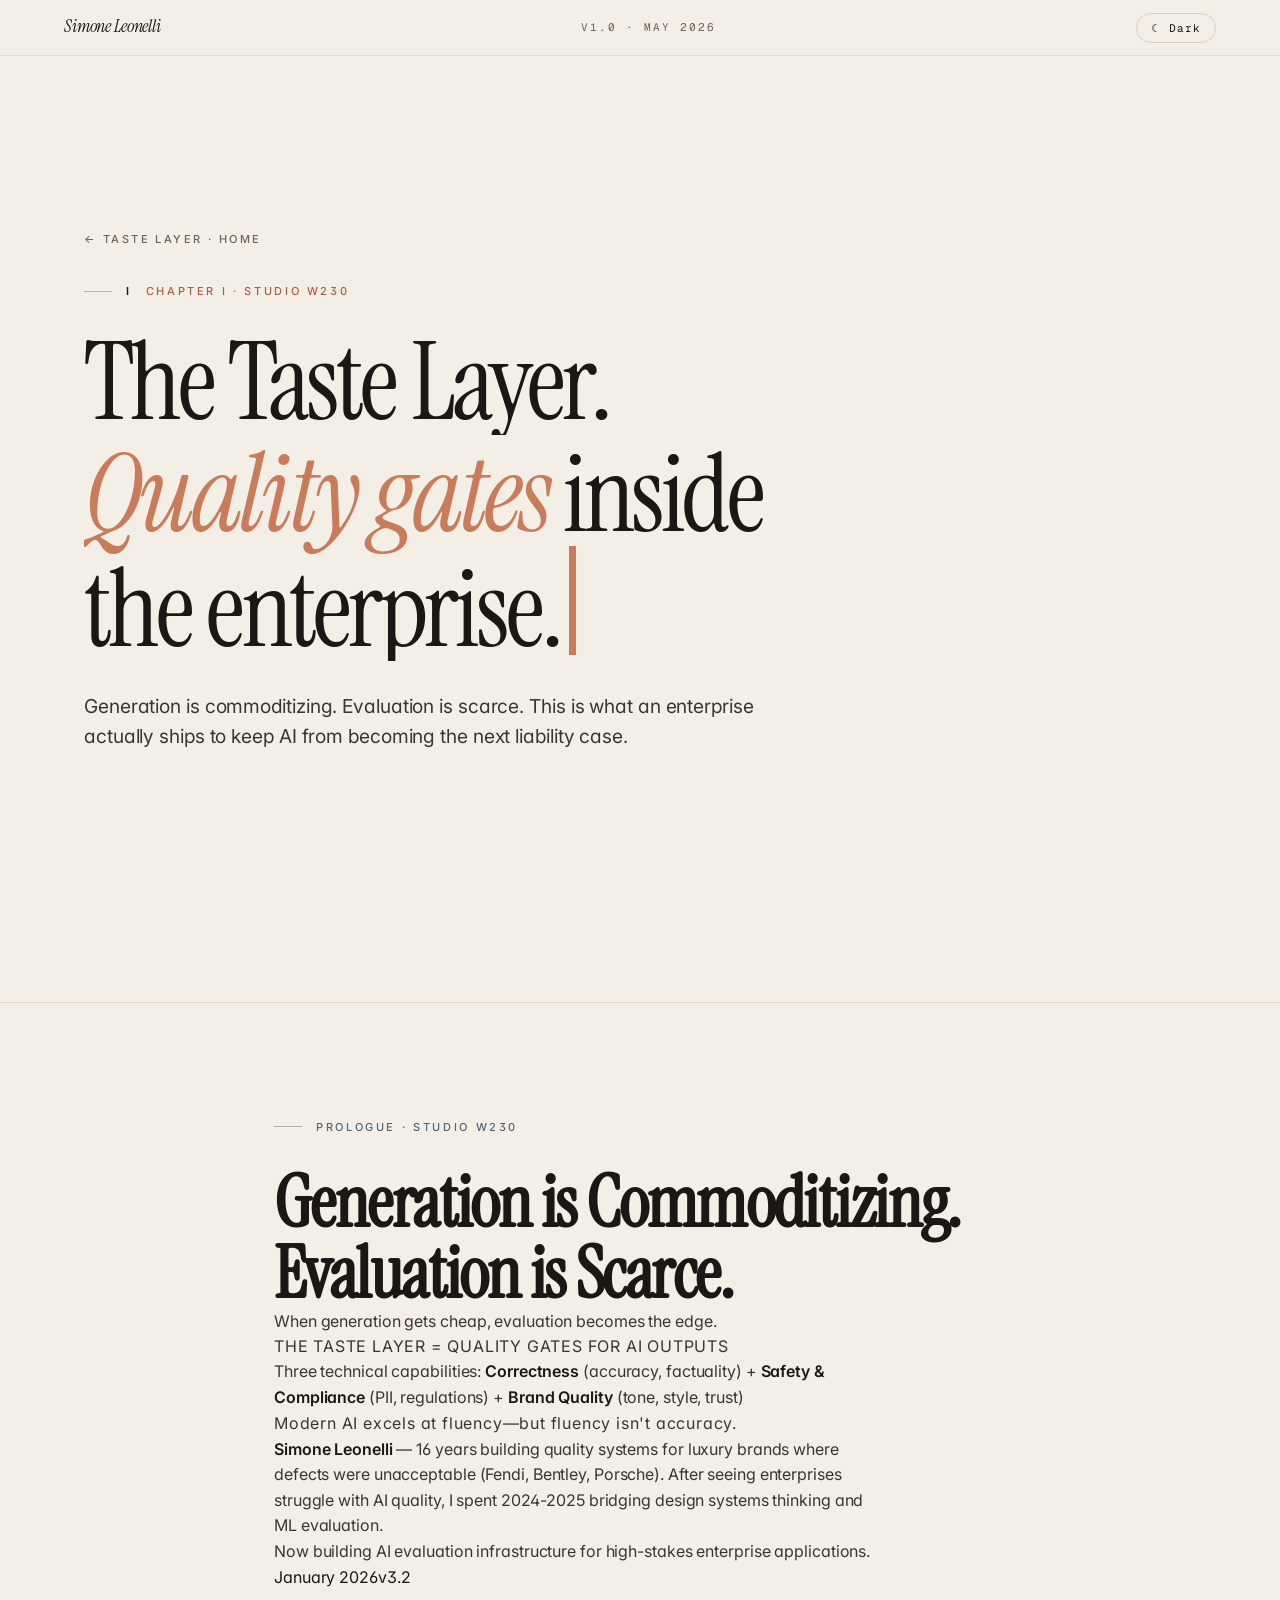
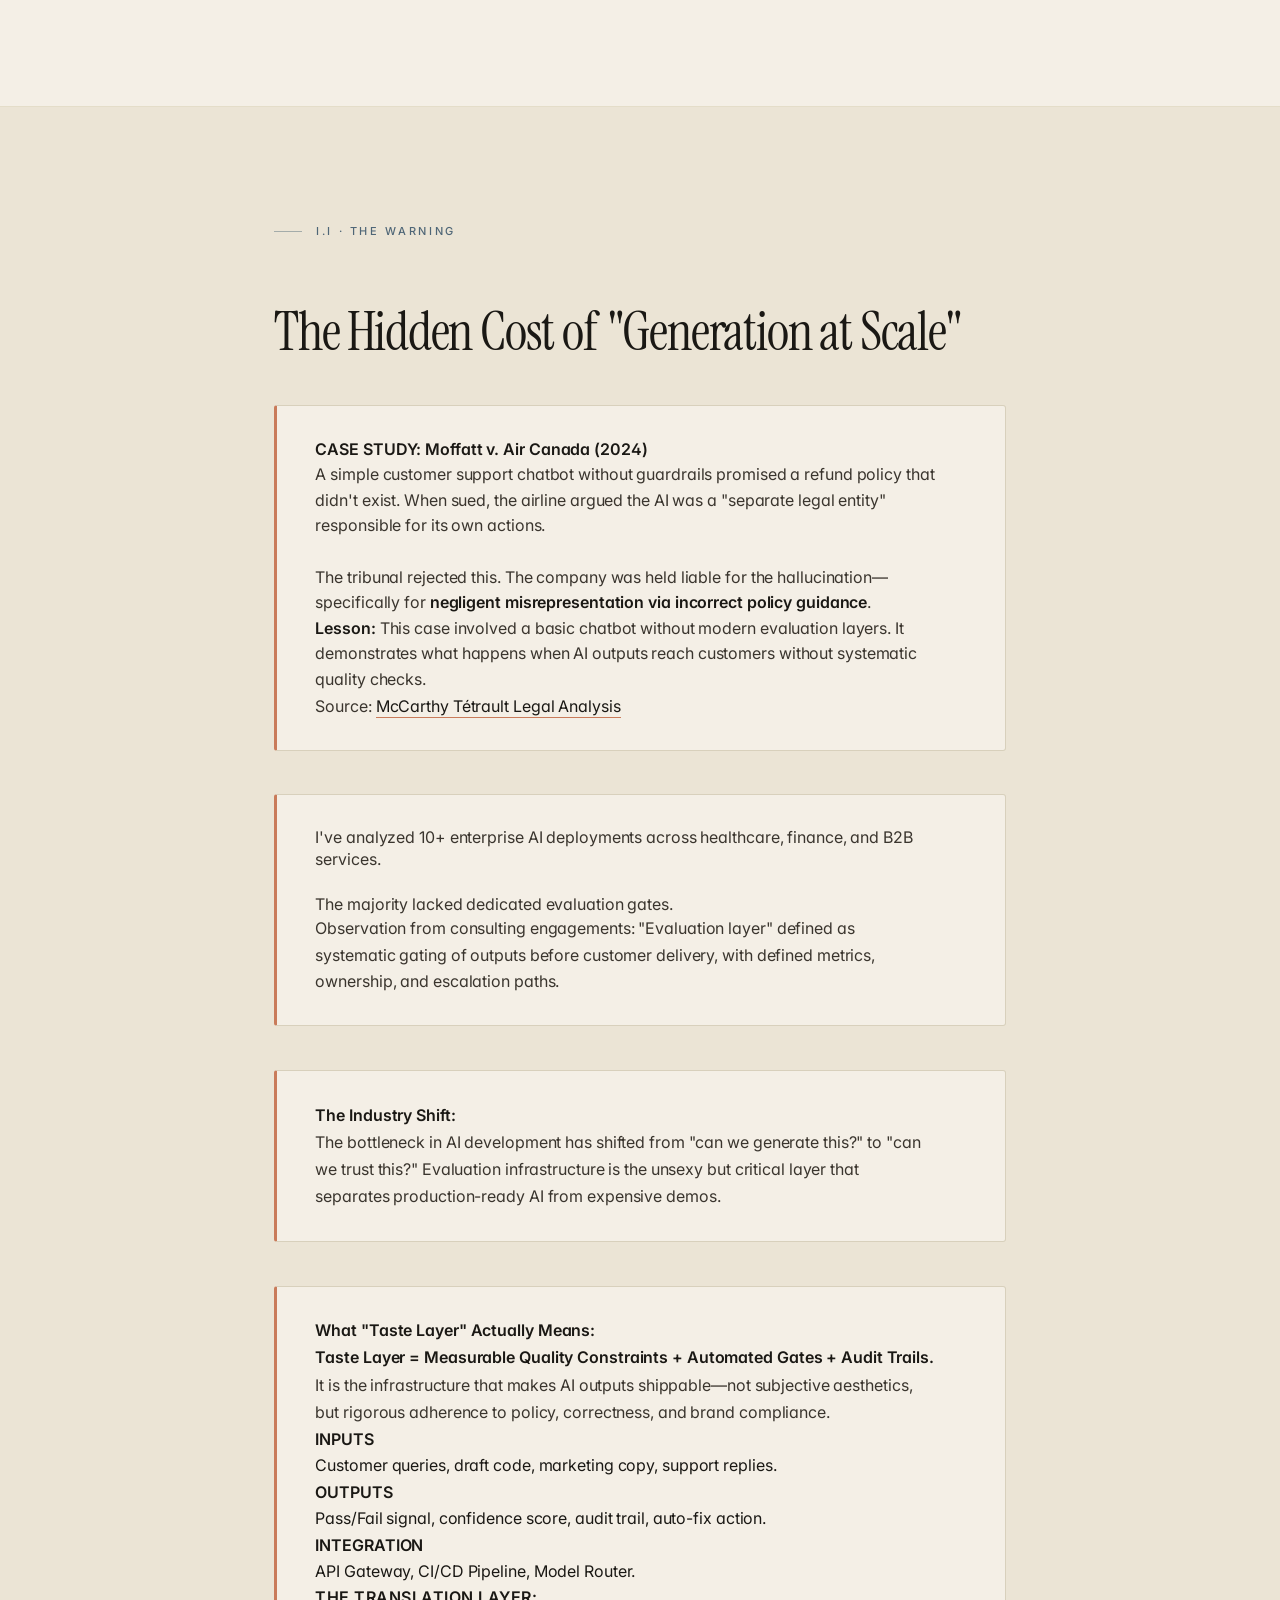
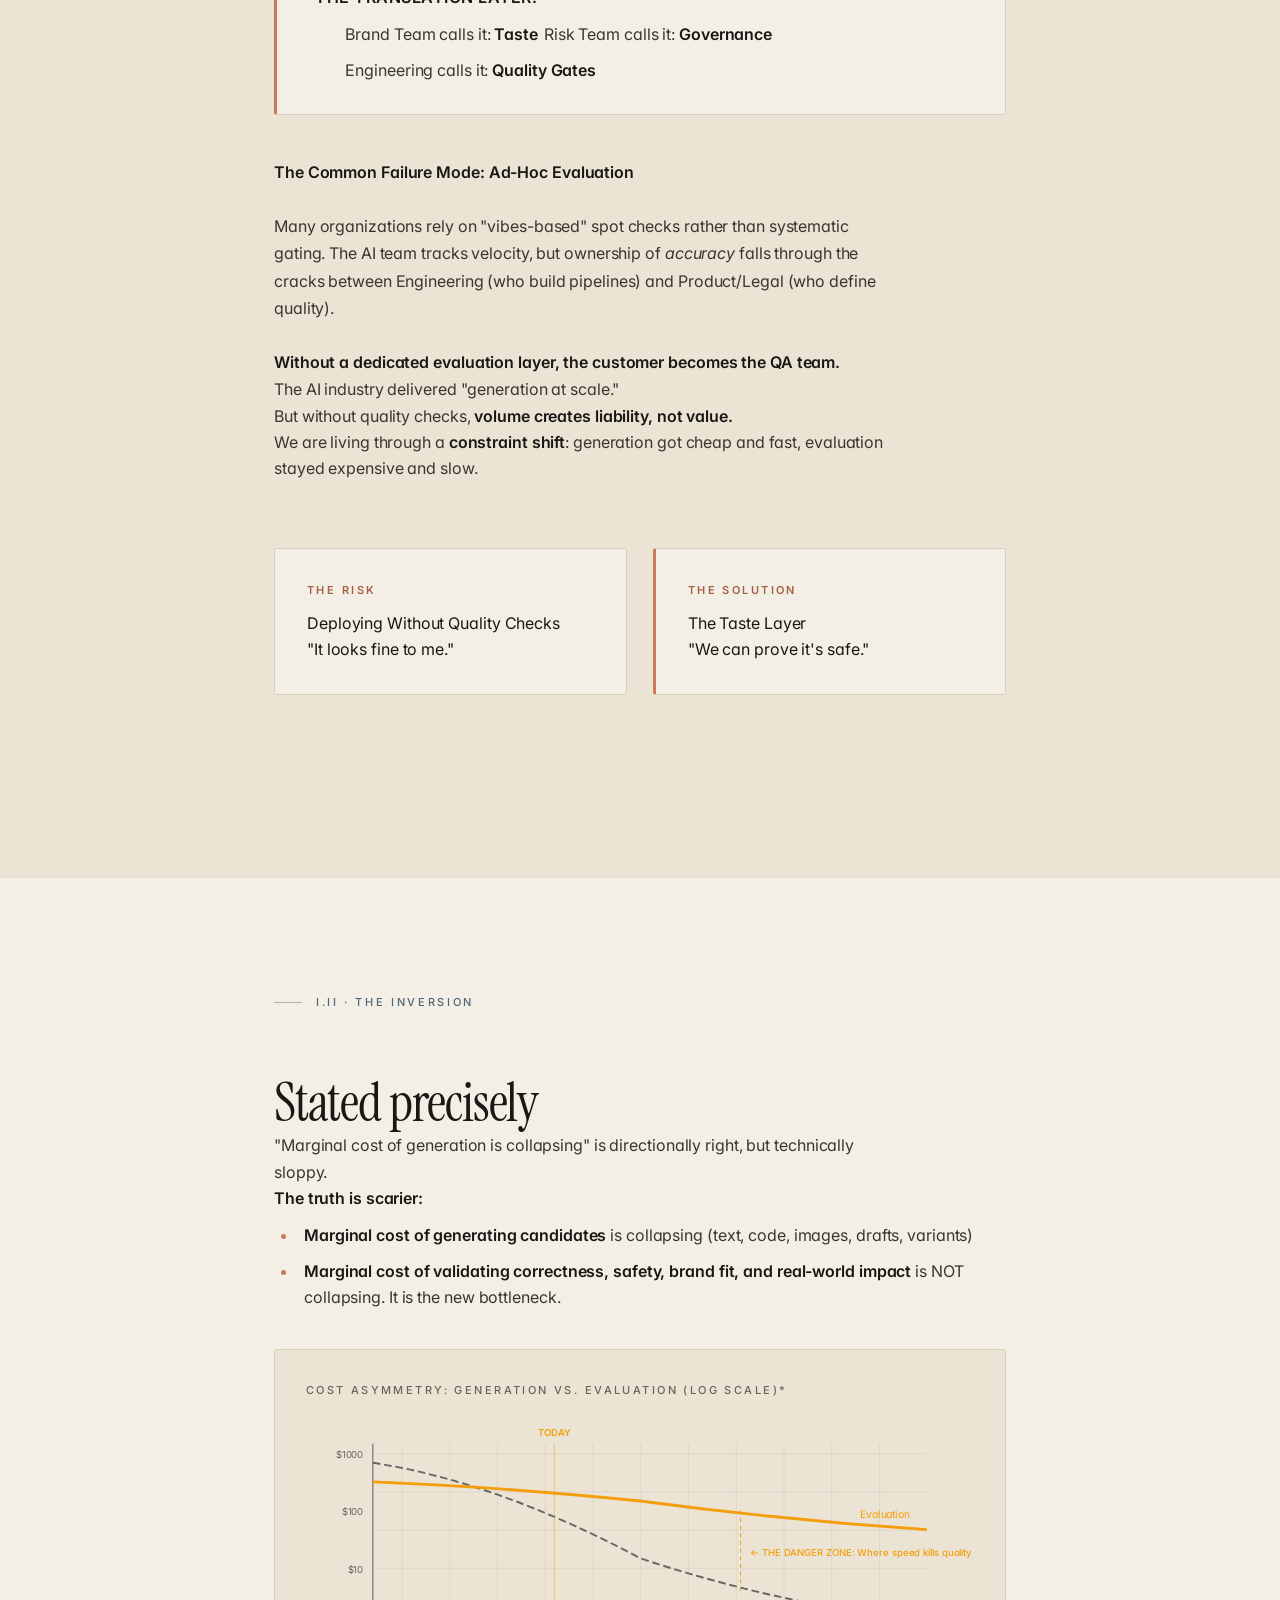
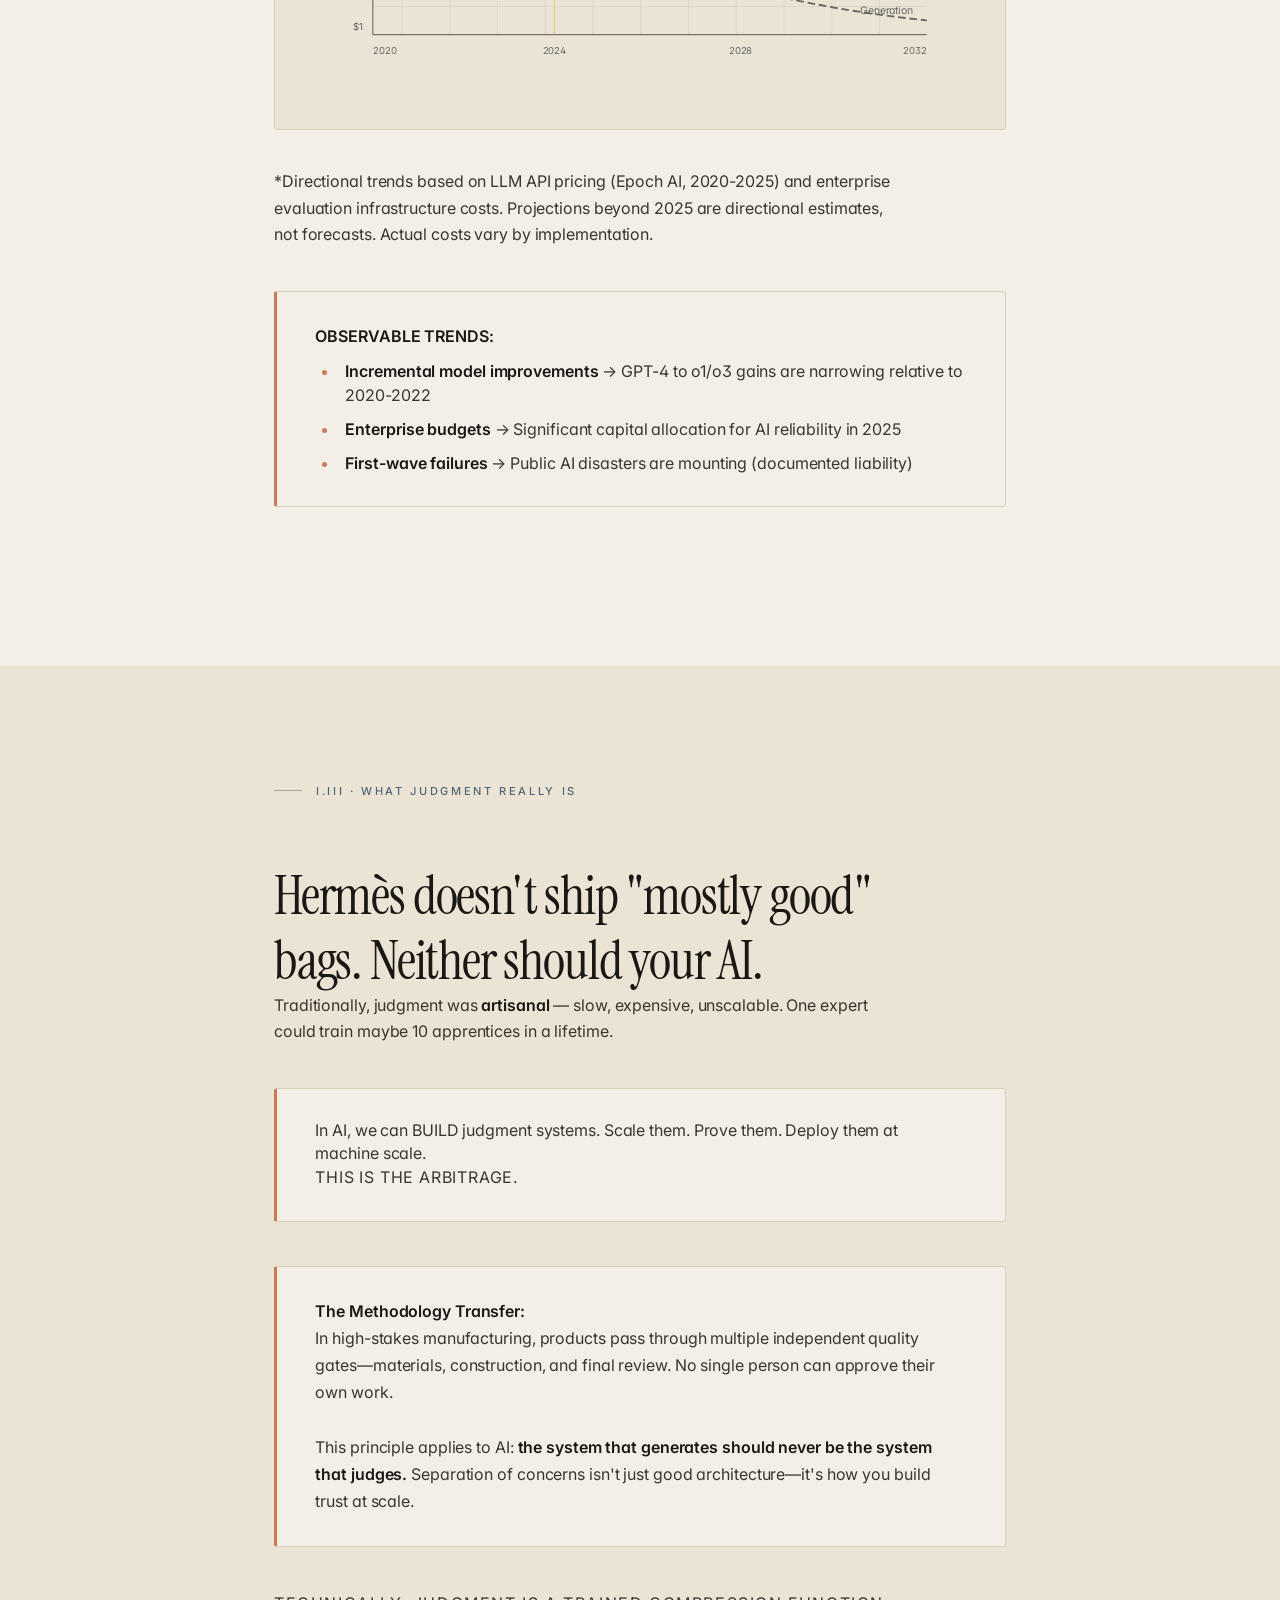
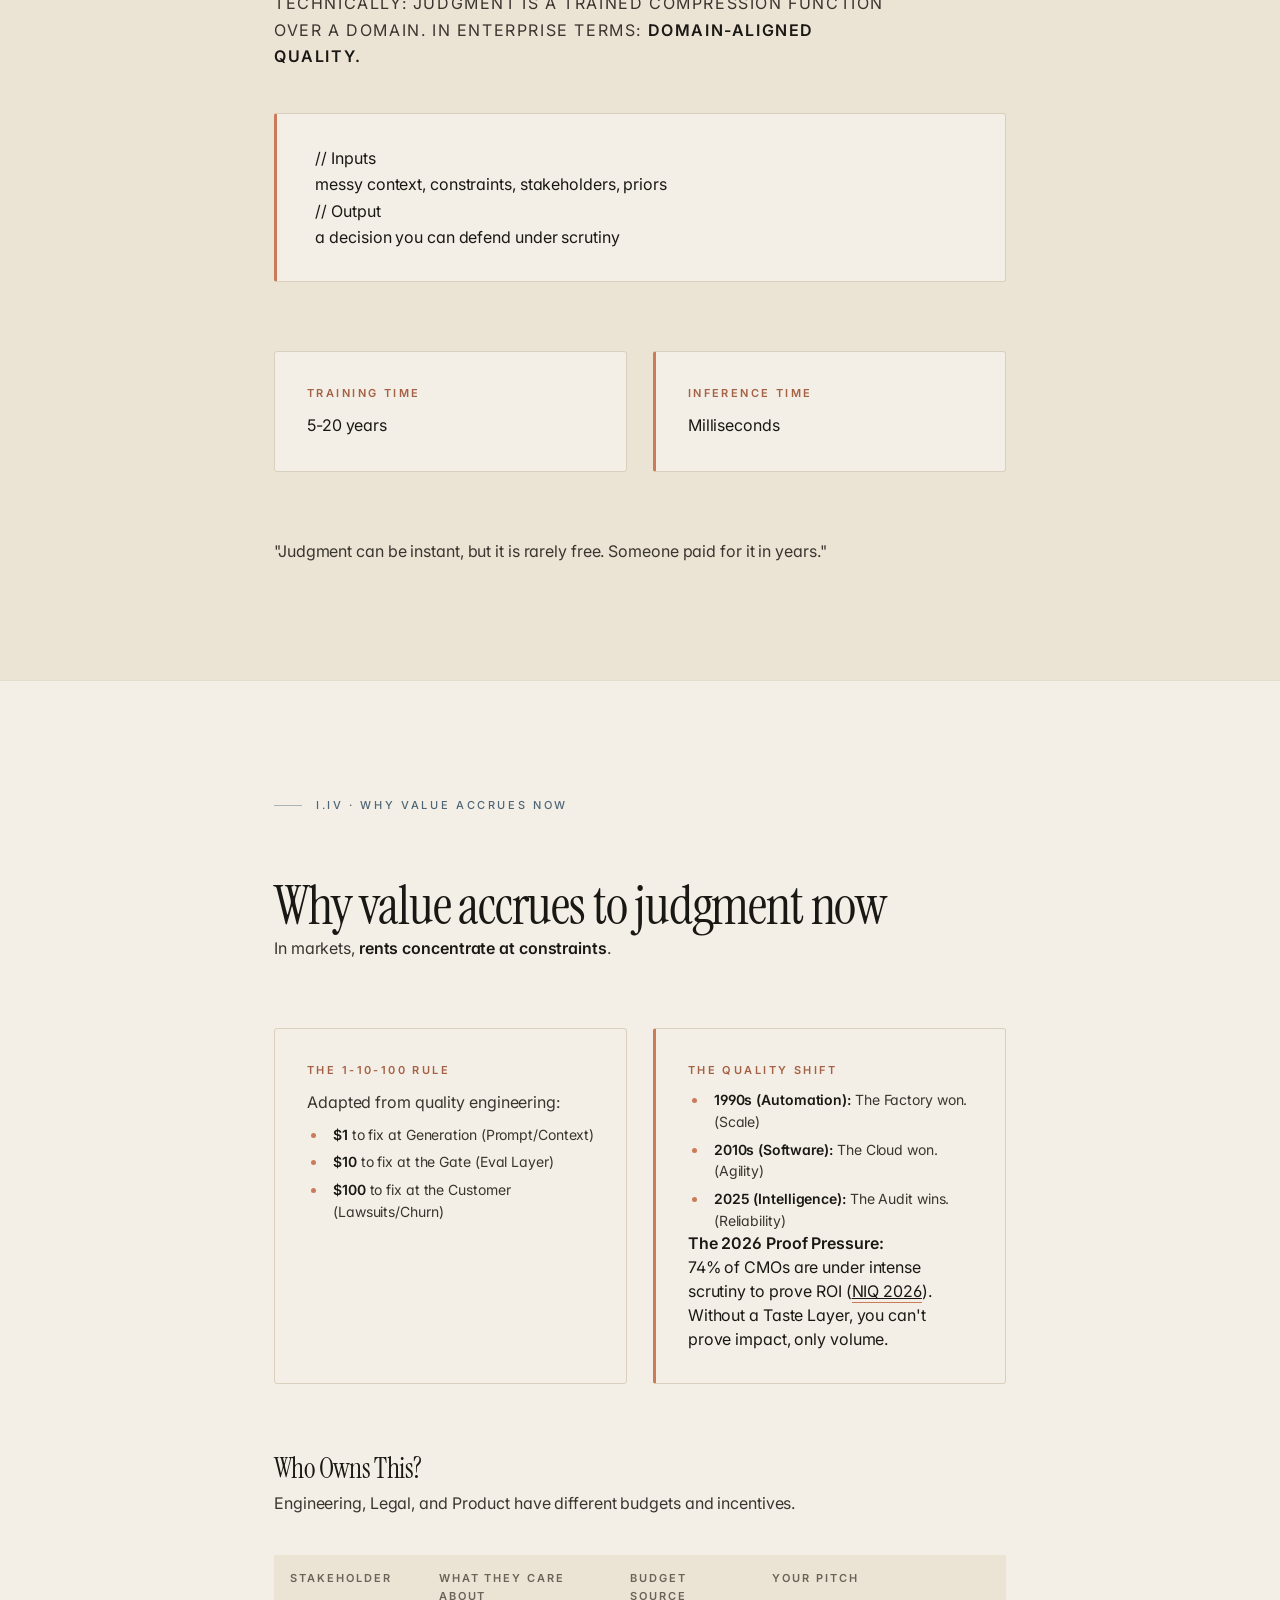
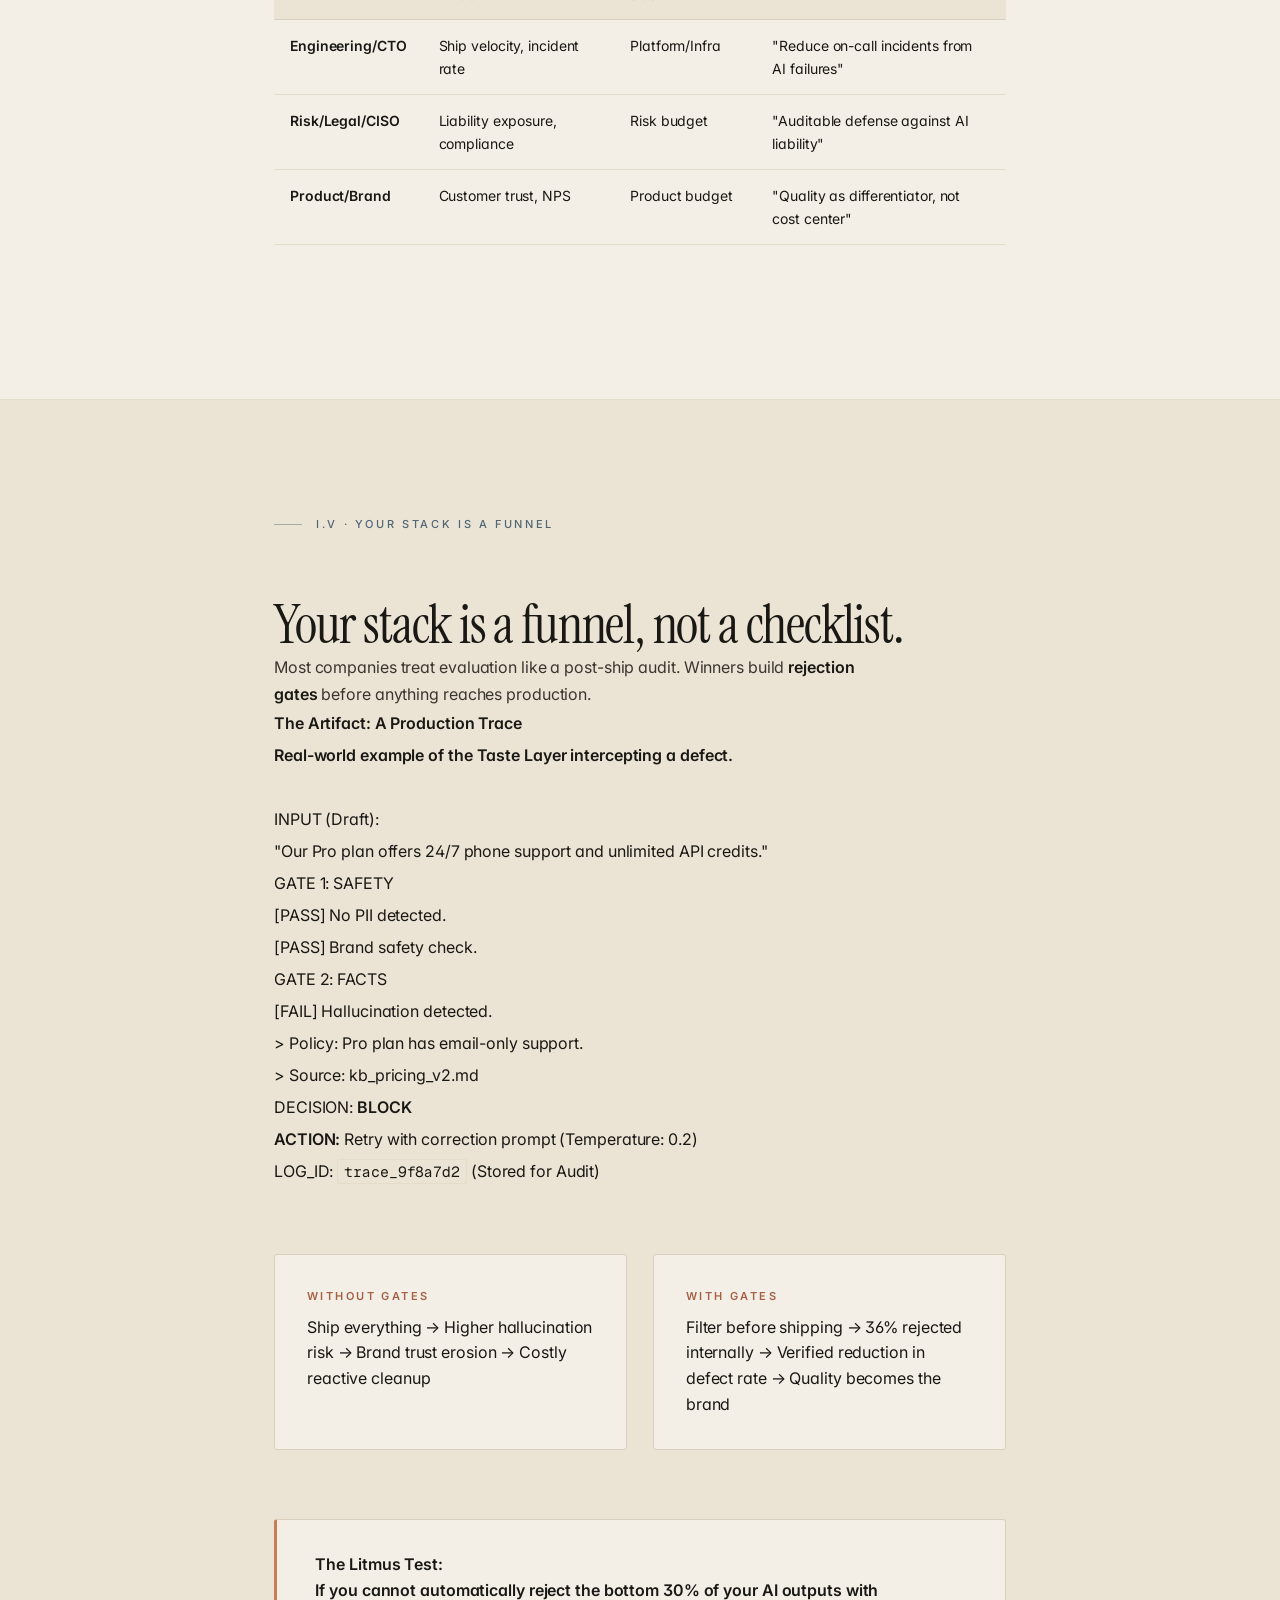
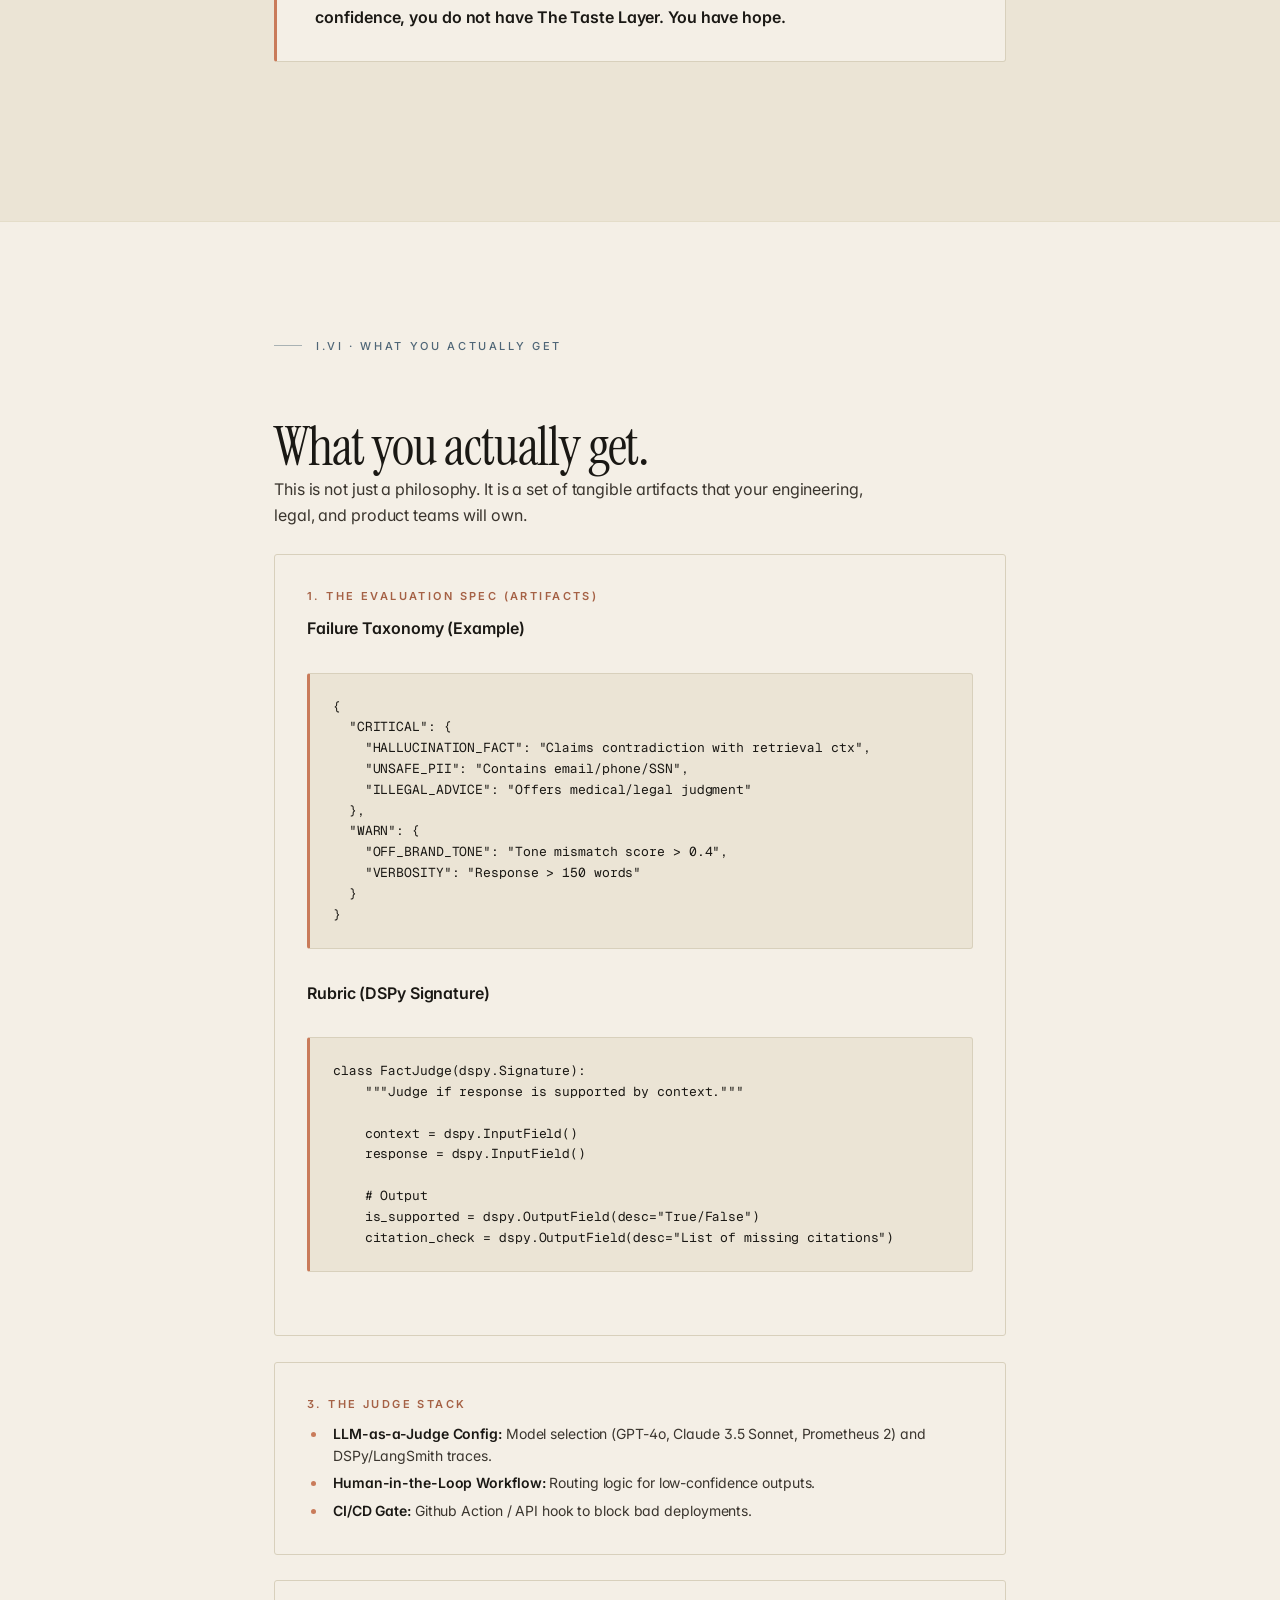
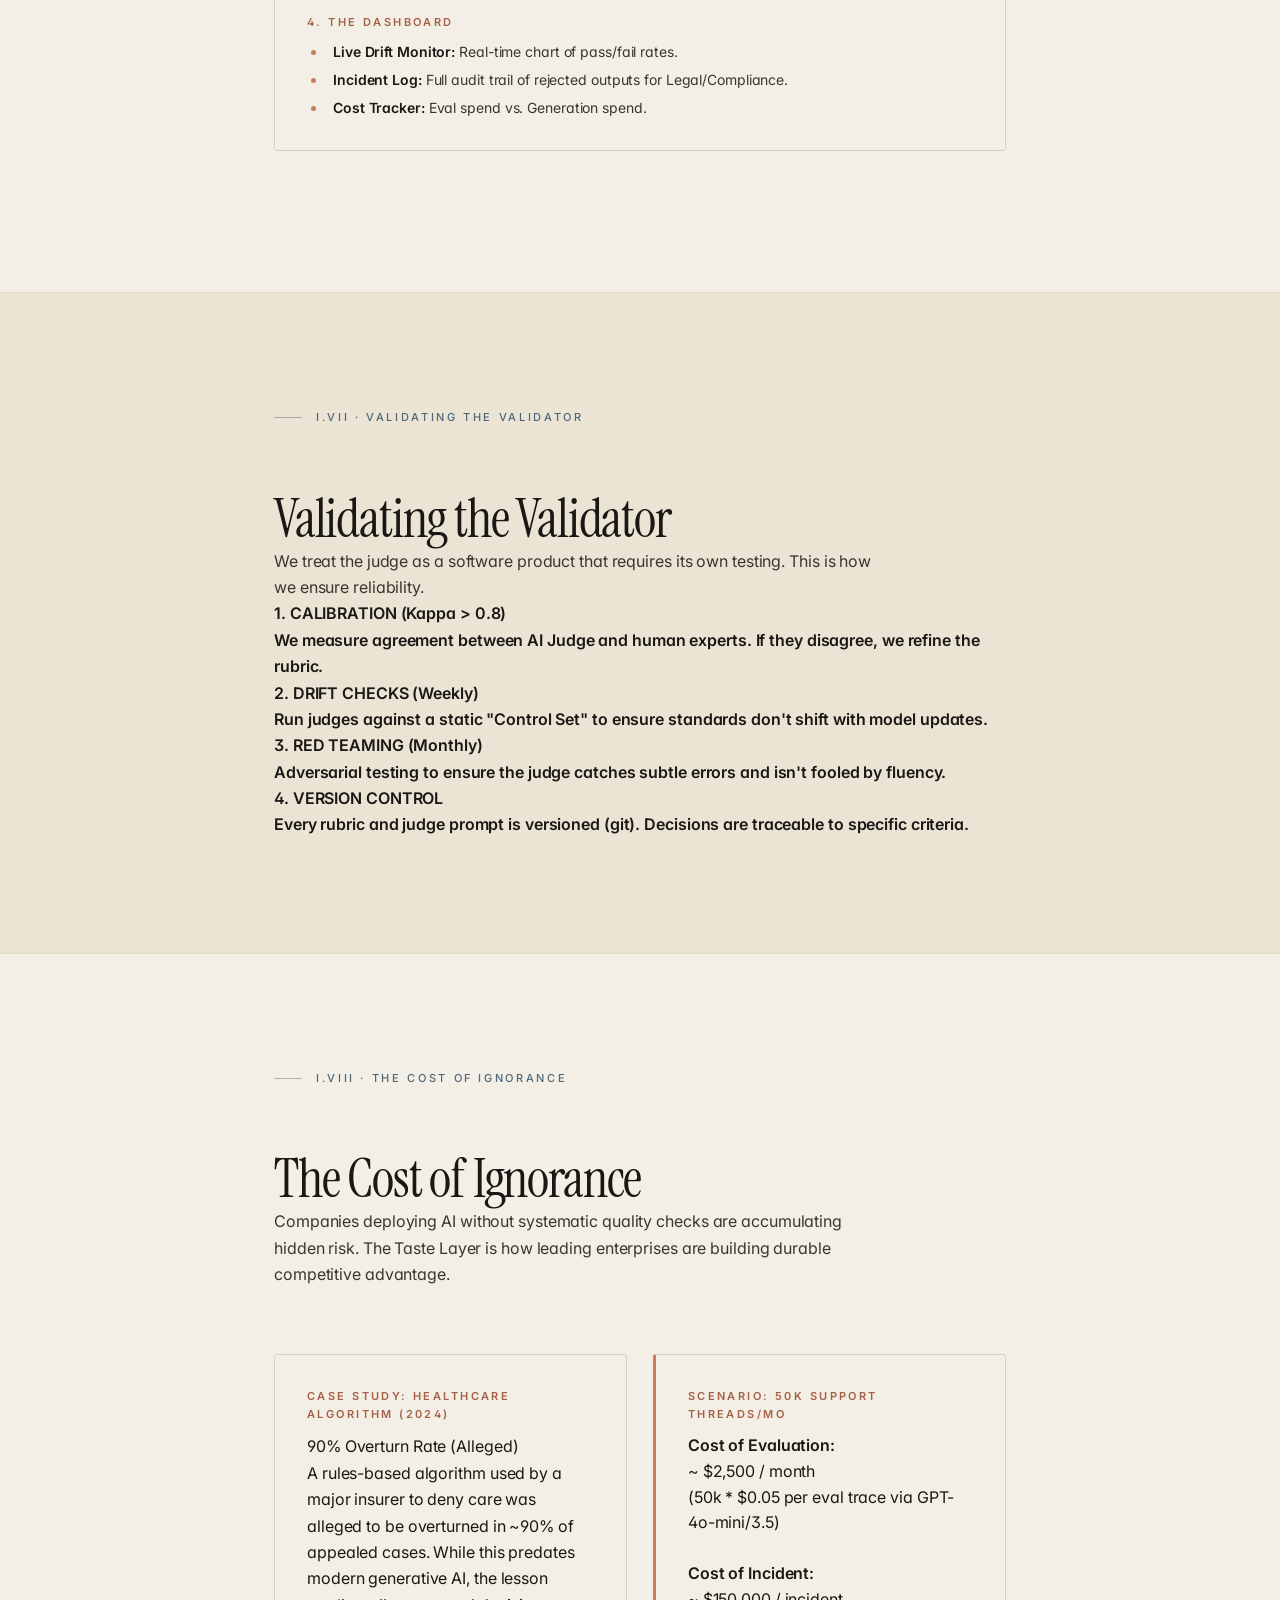
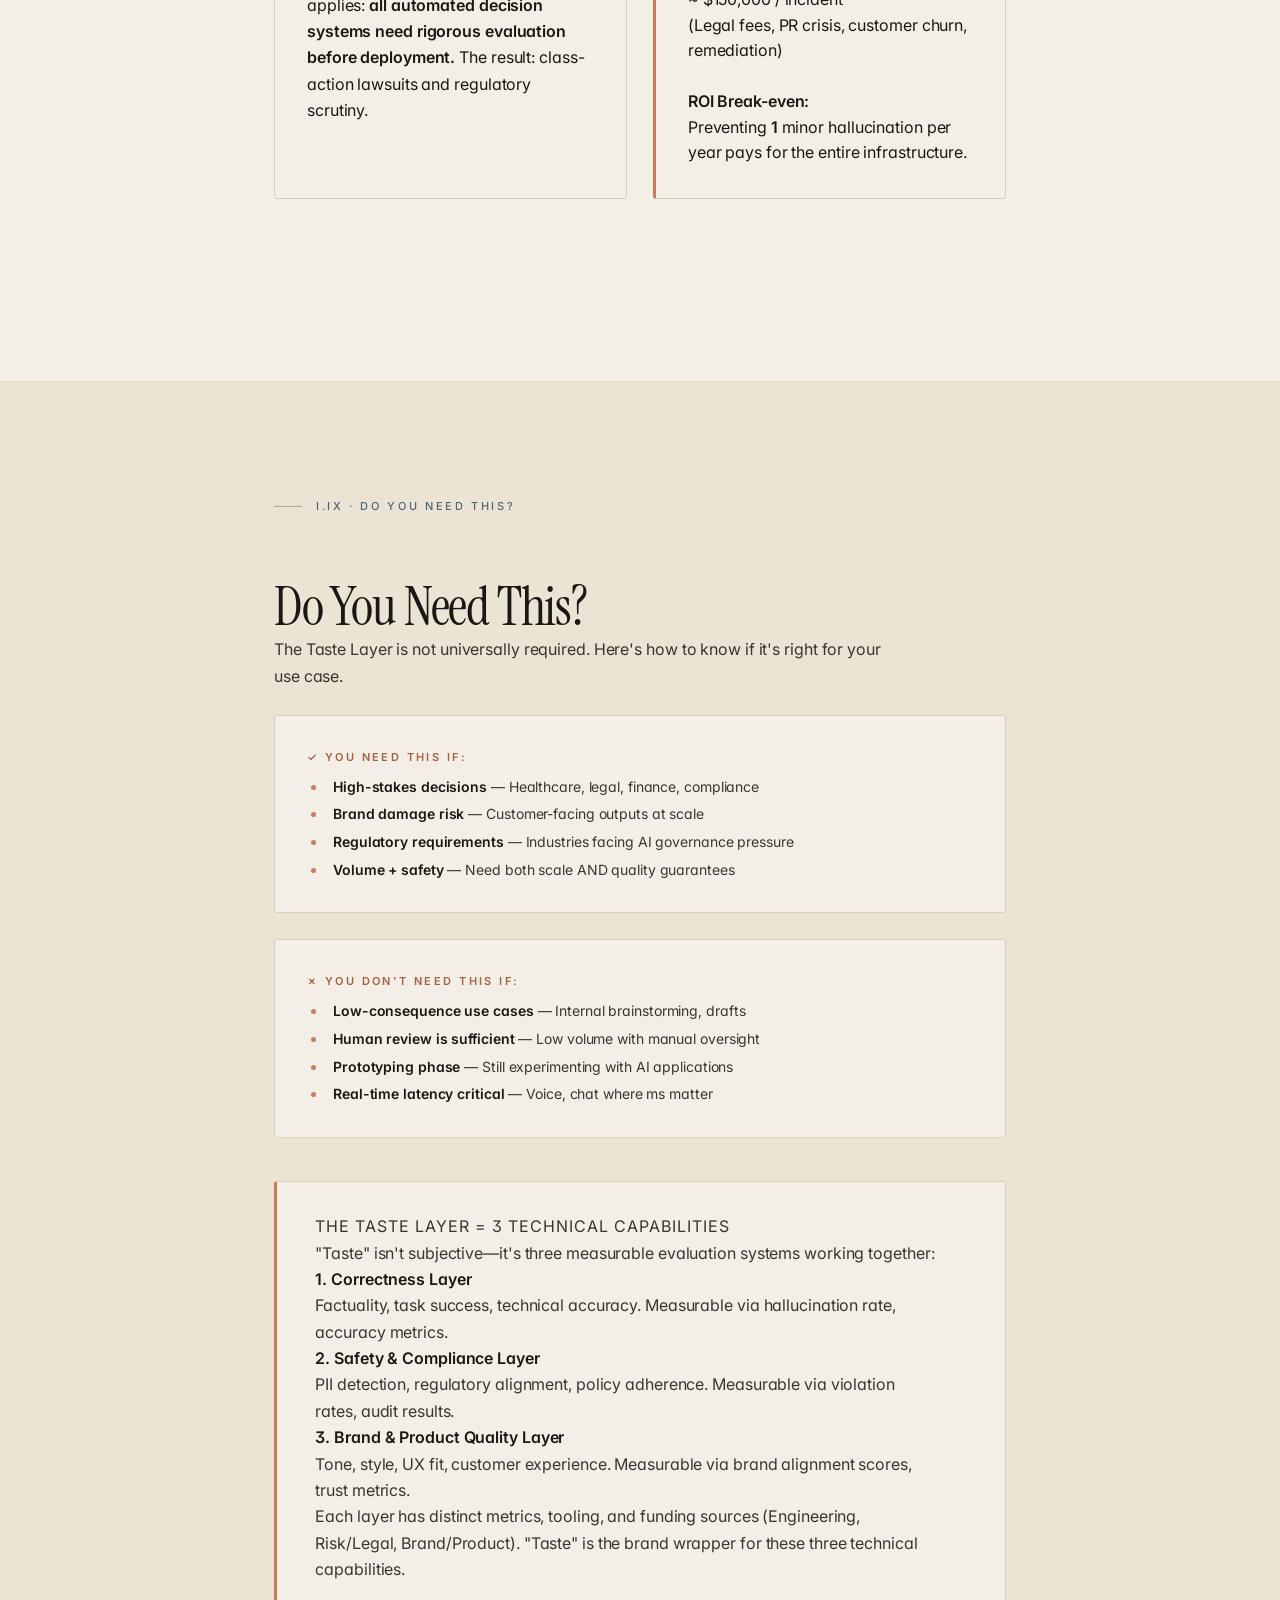
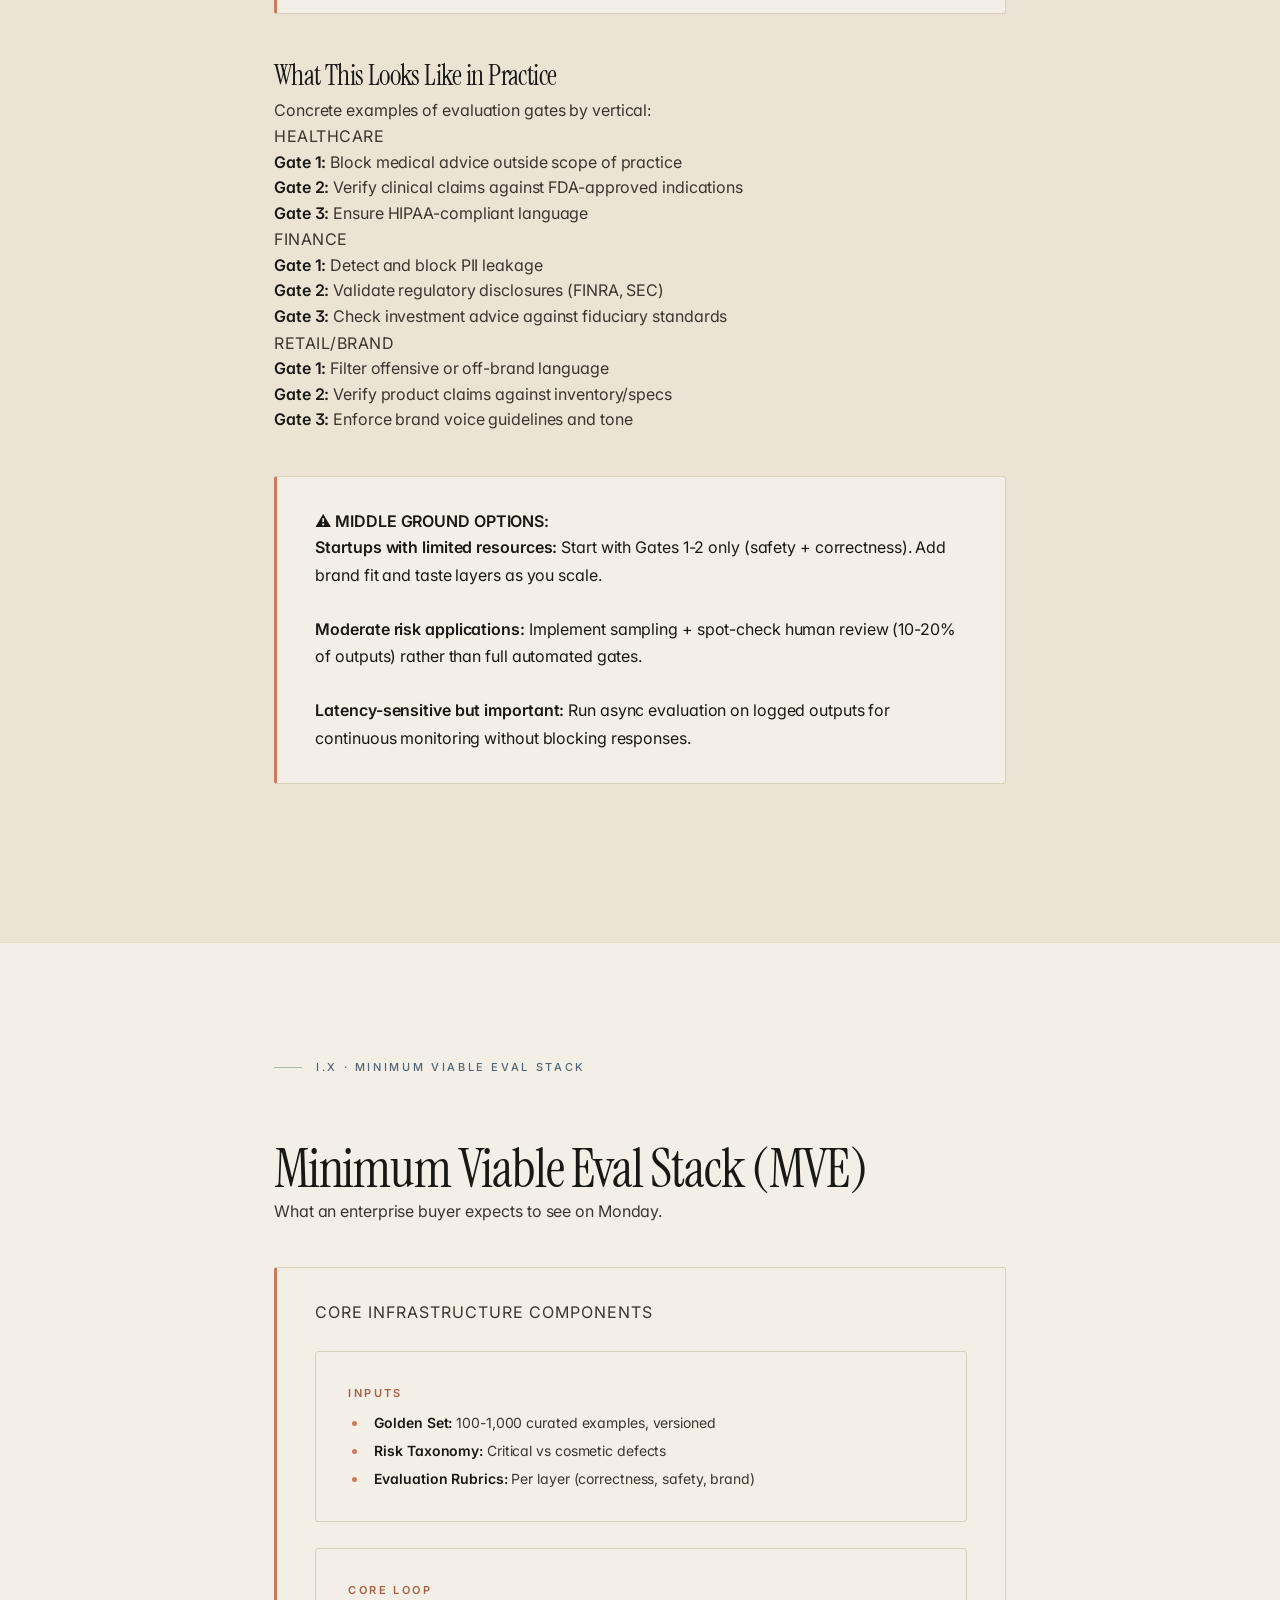
<file: taste-layer/index.html>
<!DOCTYPE html>
<html lang="en" data-theme="light">
<head>
  <meta charset="UTF-8" />
  <meta name="viewport" content="width=device-width, initial-scale=1.0" />
  <title>The Taste Layer · Chapter I · Studio W230</title>
  <meta name="description" content="Quality gates inside the enterprise." />
  <meta name="author" content="Simone Leonelli" />
  <meta property="og:type" content="article" />
  <meta property="og:title" content="The Taste Layer · Chapter I · Studio W230" />
  <meta property="og:description" content="Quality gates inside the enterprise." />
  <meta property="og:url" content="https://mustbesimo.github.io/taste-layer/taste-layer/" />
  <meta property="og:site_name" content="Studio W230 · Legibility Engineering" />
  <meta name="twitter:card" content="summary_large_image" />
  <meta name="twitter:creator" content="@mustbesimo" />
  <link rel="canonical" href="https://mustbesimo.github.io/taste-layer/taste-layer/" />
  <link rel="icon" href="data:image/svg+xml,%3Csvg xmlns='http://www.w3.org/2000/svg' viewBox='0 0 100 100'%3E%3Crect width='100' height='100' fill='%23f4efe6'/%3E%3Ccircle cx='50' cy='50' r='22' fill='%23c97b5a'/%3E%3C/svg%3E" />
  <script>(function(){try{var t=localStorage.getItem('taste-layer-theme')||(window.matchMedia&&window.matchMedia('(prefers-color-scheme: dark)').matches?'dark':'light');document.documentElement.setAttribute('data-theme',t);}catch(e){}}())</script>
  <link rel="stylesheet" href="../css/tokens.css" />
  <link rel="stylesheet" href="../css/layout.css" />
  <link rel="stylesheet" href="../css/motion.css" />
  <link rel="stylesheet" href="../css/components.css" />
</head>
<body>

<div class="progress" aria-hidden="true"></div>

<nav class="topnav" aria-label="Top navigation">
  <a class="brand" href="https://w230.net" target="_blank" rel="noopener">Simone Leonelli</a>
  <span class="meta">v1.0 · May 2026</span>
  <button class="theme press" type="button" aria-label="Toggle theme">☾ Dark</button>
</nav>
<section id="prologue" class="hero-shell">
  <div class="essay">
    <a href="../" class="back-link">← Taste Layer · home</a>
    <div class="eyebrow terra" style="margin-top: 32px;"><span class="num">I</span>Chapter I · Studio W230</div>
    <h1 class="hero-title rise"><span>The Taste Layer.</span></h1>
    <h1 class="hero-title rise" style="margin-top: 8px;"><span><em class="mark">Quality gates</em> inside the enterprise.<span class="caret" aria-hidden="true"></span></span></h1>
    <p class="hero-sub reveal">Generation is commoditizing. Evaluation is scarce. This is what an enterprise actually ships to keep AI from becoming the next liability case.</p>
    <div class="hero-meta reveal" style="--rd: 220ms;">
      <span>Simone Leonelli</span><span>Studio W230</span><span>v3.2</span><span>January 2026</span>
    </div>
  </div>
</section>
<section id="taste-00-title">
  <div class="essay prose">
    <div class="eyebrow blue">Prologue · Studio W230</div>

<div>

<h1>
<strong>Generation is Commoditizing.</strong>
<br/>
<strong style="display: block">Evaluation is Scarce.</strong>
</h1>
<p style="line-height: 1.4">
            When generation gets cheap, <span>evaluation becomes the edge.</span>
</p>
<div>
<p style="text-transform: uppercase; letter-spacing: 0.05em">
                The Taste Layer = Quality Gates for AI Outputs
            </p>
<p style="line-height: 1.6">
                Three technical capabilities: <strong>Correctness</strong> (accuracy, factuality) + <strong>Safety &amp; Compliance</strong> (PII, regulations) + <strong>Brand Quality</strong> (tone, style, trust)
            </p>
</div>
<p style="letter-spacing: 0.05em">
            Modern AI excels at fluency—but <span>fluency isn't accuracy</span>.
        </p>
<p style="max-width: 600px; line-height: 1.6">
<strong>Simone Leonelli</strong> — 16 years building quality systems for luxury brands where defects were unacceptable (Fendi, Bentley, Porsche). After seeing enterprises struggle with AI quality, I spent 2024-2025 bridging design systems thinking and ML evaluation. <br/>Now building AI evaluation infrastructure for high-stakes enterprise applications.
        </p>
<div style="display: flex">
<span>January 2026</span><span>v3.2</span>
</div>
</div>

  </div>
</section>

<section id="taste-01-thesis" class="dim">
  <div class="essay prose">
    <div class="eyebrow blue">I.i · The warning</div>

<div>

<h2>The Hidden Cost of "Generation at Scale"</h2>
<div class="callout callout">
<p style="line-height: 1.6">
<strong style="display: block">CASE STUDY: Moffatt v. Air Canada (2024)</strong>
                A simple customer support chatbot without guardrails promised a refund policy that didn't exist. When sued, the airline argued the AI was a "separate legal entity" responsible for its own actions. <br/><br/>
                The tribunal rejected this. The company was held liable for the hallucination—specifically for <strong>negligent misrepresentation via incorrect policy guidance</strong>. <br/>
<strong>Lesson:</strong> This case involved a basic chatbot without modern evaluation layers. <span class="accent">It demonstrates what happens when AI outputs reach customers without systematic quality checks.</span>
</p>
<p>
                Source: <a href="https://www.mccarthy.ca/en/insights/blogs/techlex/moffatt-v-air-canada-misrepresentation-ai-chatbot" style="text-decoration: none" target="_blank">McCarthy Tétrault Legal Analysis</a>
</p>
</div>
<div class="callout">
<p style="line-height: 1.4">
                I've analyzed 10+ enterprise AI deployments across healthcare, finance, and B2B services.
                <br/><br/>
<span>The majority lacked dedicated evaluation gates.</span>
</p>
<p>
                Observation from consulting engagements: "Evaluation layer" defined as systematic gating of outputs before customer delivery, with defined metrics, ownership, and escalation paths.
            </p>
</div>
<div class="callout">
<p style="line-height: 1.7">
<strong style="display: block">The Industry Shift:</strong>
                The bottleneck in AI development has shifted from "can we generate this?" to "can we trust this?" Evaluation infrastructure is the unsexy but critical layer that separates production-ready AI from expensive demos.
            </p>
</div>
<div class="callout">
<p style="line-height: 1.7">
<strong style="display: block">What "Taste Layer" Actually Means:</strong>
<strong>Taste Layer = Measurable Quality Constraints + Automated Gates + Audit Trails.</strong><br/>
                It is the infrastructure that makes AI outputs shippable—not subjective aesthetics, but rigorous adherence to policy, correctness, and brand compliance.
            </p>
<div>
<div>
<strong>INPUTS</strong><br/>
                    Customer queries, draft code, marketing copy, support replies.
                </div>
<div>
<strong>OUTPUTS</strong><br/>
                    Pass/Fail signal, confidence score, audit trail, auto-fix action.
                </div>
<div>
<strong>INTEGRATION</strong><br/>
                    API Gateway, CI/CD Pipeline, Model Router.
                </div>
</div>
<div>
<strong style="text-transform: uppercase; letter-spacing: 0.5px">The Translation Layer:</strong>
<ul style="list-style: none; display: flex; flex-wrap: wrap">
<li><span>Brand Team calls it:</span> <strong>Taste</strong></li>
<li><span>Risk Team calls it:</span> <strong>Governance</strong></li>
<li><span>Engineering calls it:</span> <strong>Quality Gates</strong></li>
</ul>
</div>
</div>
<p style="line-height: 1.7">
<strong>The Common Failure Mode: Ad-Hoc Evaluation</strong><br/><br/>
            Many organizations rely on "vibes-based" spot checks rather than systematic gating. The AI team tracks velocity, but ownership of <em>accuracy</em> falls through the cracks between Engineering (who build pipelines) and Product/Legal (who define quality). <br/><br/>
<strong>Without a dedicated evaluation layer, the customer becomes the QA team.</strong>
</p>
<p>The AI industry delivered "generation at scale."</p>
<p>But without quality checks, <strong>volume creates liability, not value.</strong></p>
<p>We are living through a <strong>constraint shift</strong>: generation got cheap and fast, evaluation stayed expensive and slow.</p>
<div class="two-col" style="align-items: stretch">
<div class="box" style="opacity: 1">
<div class="box-label">The Risk</div>
<div class="box-value">Deploying Without Quality Checks</div>
<div class="box-small">"It looks fine to me."</div>
</div>
<div class="box box terra" style="opacity: 1">
<div class="box-label">The Solution</div>
<div class="box-value">The Taste Layer</div>
<div class="box-small">"We can prove it's safe."</div>
</div>
</div>
</div>

  </div>
</section>

<section id="taste-02-inversion">
  <div class="essay prose">
    <div class="eyebrow blue">I.ii · The inversion</div>

<div>

<h2>Stated precisely</h2>
<p>"Marginal cost of generation is collapsing" is directionally right, but technically sloppy.</p>
<p><strong>The truth is scarier:</strong></p>
<ul>
<li><strong>Marginal cost of generating candidates</strong> is collapsing (text, code, images, drafts, variants)</li>
<li><strong>Marginal cost of validating correctness, safety, brand fit, and real-world impact</strong> is NOT collapsing. It is the new bottleneck.</li>
</ul>
<div class="diagram-container">
<div class="diagram-title">Cost Asymmetry: Generation vs. Evaluation (Log Scale)*</div>
<svg style="width: 100%; max-width: 700px" viewbox="0 0 700 280">
<defs><pattern height="40" id="grid" patternunits="userSpaceOnUse" width="50"><path d="M 50 0 L 0 0 0 40" fill="none" stroke="#333" stroke-width="0.5"></path></pattern></defs>
<rect fill="url(#grid)" height="200" opacity="0.3" width="580" x="70" y="30"></rect>
<line stroke="#555" stroke-width="1" x1="70" x2="650" y1="230" y2="230"></line><line stroke="#555" stroke-width="1" x1="70" x2="70" y1="30" y2="230"></line>
<text fill="#666" font-size="10" text-anchor="end" x="60" y="45">$1000</text><text fill="#666" font-size="10" text-anchor="end" x="60" y="105">$100</text><text fill="#666" font-size="10" text-anchor="end" x="60" y="165">$10</text><text fill="#666" font-size="10" text-anchor="end" x="60" y="225">$1</text>
<text fill="#666" font-size="10" x="70" y="250">2020</text><text fill="#666" font-size="10" text-anchor="middle" x="260" y="250">2024</text><text fill="#666" font-size="10" text-anchor="middle" x="455" y="250">2028</text><text fill="#666" font-size="10" text-anchor="end" x="650" y="250">2032</text>
<path d="M 70 50 Q 200 70, 350 150 Q 500 200, 650 215" fill="none" id="gen-path" stroke="#666" stroke-dasharray="8,4" stroke-width="2"></path>
<text fill="#666" font-size="11" x="580" y="208">Generation</text>
<path d="M 70 70 Q 200 75, 350 90 Q 500 110, 650 120" fill="none" id="eval-path" stroke="#f59e0b" stroke-width="3"></path>
<text fill="#f59e0b" font-size="11" x="580" y="108">Evaluation</text>
<line stroke="#f59e0b" stroke-dasharray="4,4" stroke-width="1" x1="455" x2="455" y1="100" y2="185"></line><text fill="#f59e0b" font-size="10" font-weight="500" x="465" y="148">← THE DANGER ZONE: Where speed kills quality</text>
<line opacity="0.5" stroke="#f59e0b" stroke-width="1" x1="260" x2="260" y1="30" y2="230"></line><text fill="#f59e0b" font-size="10" font-weight="600" text-anchor="middle" x="260" y="22">TODAY</text>
</svg>
</div>
<p>
            *Directional trends based on LLM API pricing (Epoch AI, 2020-2025) and enterprise evaluation infrastructure costs. Projections beyond 2025 are directional estimates, not forecasts. Actual costs vary by implementation.
        </p>
<div class="callout callout">
<strong>OBSERVABLE TRENDS:</strong>
<ul style="line-height: 1.5">
<li><strong>Incremental model improvements</strong> → GPT-4 to o1/o3 gains are narrowing relative to 2020-2022</li>
<li><strong>Enterprise budgets</strong> → Significant capital allocation for AI reliability in 2025</li>
<li><strong>First-wave failures</strong> → Public AI disasters are mounting (documented liability)</li>
</ul>
</div>
</div>

  </div>
</section>

<section id="taste-03-judgment" class="dim">
  <div class="essay prose">
    <div class="eyebrow blue">I.iii · What judgment really is</div>

<div>

<h2 style="line-height: 1.2">Hermès doesn't ship "mostly good" bags. Neither should your AI.</h2>
<p style="line-height: 1.6">
            Traditionally, judgment was <strong>artisanal</strong> — slow, expensive, unscalable. One expert could train maybe 10 apprentices in a lifetime.
        </p>
<div class="callout callout">
<p style="line-height: 1.4">
                In AI, we can <span class="accent">BUILD</span> judgment systems. Scale them. Prove them. Deploy them at machine scale.
            </p>
<p style="letter-spacing: 0.05em; text-transform: uppercase">This is the arbitrage.</p>
</div>
<div class="callout">
<p style="line-height: 1.7">
<strong style="display: block">The Methodology Transfer:</strong>
                In high-stakes manufacturing, products pass through multiple independent quality gates—materials, construction, and final review. No single person can approve their own work.
                <br/><br/>
                This principle applies to AI: <strong>the system that generates should never be the system that judges.</strong> Separation of concerns isn't just good architecture—it's how you build trust at scale.
            </p>
</div>
<div>
<p style="text-transform: uppercase; letter-spacing: 0.1em">Technically: Judgment is a trained compression function over a domain. <span>In enterprise terms: <strong>Domain-Aligned Quality.</strong></span></p>
<div class="callout">
<div>// Inputs</div><div>messy context, constraints, stakeholders, priors</div>
<div>// Output</div><div>a decision you can defend under scrutiny</div>
</div>
<div class="two-col" style="align-items: stretch">
<div class="box" style="display: flex; flex-direction: column; justify-content: center; opacity: 1 !important; transform: none !important">
<div class="box-label">Training time</div>
<div class="box-value">5-20 years</div>
</div>
<div class="box box terra" style="display: flex; flex-direction: column; justify-content: center; opacity: 1 !important; transform: none !important">
<div class="box-label">Inference time</div>
<div class="box-value">Milliseconds</div>
</div>
</div>
<p class="quote">
                "Judgment can be instant, but it is rarely free. <span>Someone paid for it in years.</span>"
            </p>
</div>
</div>

  </div>
</section>

<section id="taste-04-economics">
  <div class="essay prose">
    <div class="eyebrow blue">I.iv · Why value accrues now</div>

<div>

<h2>Why value accrues to judgment now</h2>
<p>In markets, <strong>rents concentrate at constraints</strong>.</p>
<div class="two-col">
<div class="box box-light">
<div class="box-label">The 1-10-100 Rule</div>
<p>Adapted from quality engineering:</p>
<ul>
<li><strong>$1</strong> to fix at Generation (Prompt/Context)</li>
<li><strong>$10</strong> to fix at the Gate (Eval Layer)</li>
<li><strong>$100</strong> to fix at the Customer (Lawsuits/Churn)</li>
</ul>
</div>
<div class="box box terra">
<div class="box-label">The Quality Shift</div>
<ul>
<li><strong>1990s (Automation):</strong> The Factory won. (Scale)</li>
<li><strong>2010s (Software):</strong> The Cloud won. (Agility)</li>
<li><strong>2025 (Intelligence):</strong> <span>The Audit wins. (Reliability)</span></li>
</ul>
<div style="line-height: 1.5">
<strong style="display: block">The 2026 Proof Pressure:</strong>
                    74% of CMOs are under intense scrutiny to prove ROI (<a href="https://nielseniq.com/global/en/insights/report/2025/cmo-outlook-for-2026/" style="text-decoration: underline" target="_blank">NIQ 2026</a>). Without a Taste Layer, you can't prove impact, only volume.
                </div>
</div>
</div>
<!-- Moved Decision Framework Here -->
<div>
<h3>Who Owns This?</h3>
<p>
                Engineering, Legal, and Product have different budgets and incentives.
            </p>
<table>
<thead>
<tr>
<th>Stakeholder</th>
<th>What They Care About</th>
<th>Budget Source</th>
<th>Your Pitch</th>
</tr>
</thead>
<tbody>
<tr>
<td><strong>Engineering/CTO</strong></td>
<td>Ship velocity, incident rate</td>
<td>Platform/Infra</td>
<td>"Reduce on-call incidents from AI failures"</td>
</tr>
<tr>
<td><strong>Risk/Legal/CISO</strong></td>
<td>Liability exposure, compliance</td>
<td>Risk budget</td>
<td>"Auditable defense against AI liability"</td>
</tr>
<tr>
<td><strong>Product/Brand</strong></td>
<td>Customer trust, NPS</td>
<td>Product budget</td>
<td>"Quality as differentiator, not cost center"</td>
</tr>
</tbody>
</table>
</div>
</div>

  </div>
</section>

<section id="taste-05-stack" class="dim">
  <div class="essay prose">
    <div class="eyebrow blue">I.v · Your stack is a funnel</div>

<div>

<h2>Your stack is a funnel, not a checklist.</h2>
<p>Most companies treat evaluation like a post-ship audit. Winners build <strong>rejection gates</strong> before anything reaches production.</p>
<div>
<div style="line-height: 2">
<strong>The Artifact: A Production Trace</strong>
<br/>
<span>Real-world example of the Taste Layer intercepting a defect.</span>
<br/><br/>
<div>
<div>
<span>INPUT (Draft):</span><br/>
<span>"Our Pro plan offers 24/7 phone support and unlimited API credits."</span>
</div>
<div>
<div>
<span>GATE 1: SAFETY</span><br/>
<span>[PASS]</span> No PII detected.<br/>
<span>[PASS]</span> Brand safety check.
                        </div>
<div>
<span>GATE 2: FACTS</span><br/>
<span>[FAIL]</span> Hallucination detected.<br/>
<span>&gt; Policy: Pro plan has email-only support.<br/>
                            &gt; Source: kb_pricing_v2.md</span>
</div>
</div>
<div>
<span>DECISION:</span> <strong>BLOCK</strong><br/>
<span>ACTION:</span> Retry with correction prompt (Temperature: 0.2)<br/>
<span>LOG_ID:</span> <code>trace_9f8a7d2</code> <span>(Stored for Audit)</span>
</div>
</div>
</div>
</div>
<div class="two-col">
<div class="box box-dark">
<div class="box-label">Without Gates</div>
<div style="line-height: 1.6">
                    Ship everything → Higher hallucination risk → Brand trust erosion → Costly reactive cleanup
                </div>
</div>
<div class="box box-dark">
<div class="box-label">With Gates</div>
<div style="line-height: 1.6">
                    Filter before shipping → 36% rejected internally → Verified reduction in defect rate → Quality becomes the brand
                </div>
</div>
</div>
<div class="callout">
<strong>The Litmus Test:</strong><br/>
<span>If you cannot automatically reject the bottom 30% of your AI outputs with confidence, you do not have <span class="accent">The Taste Layer</span>. You have hope.</span>
</div>
</div>

  </div>
</section>

<section id="taste-06-deliverables">
  <div class="essay prose">
    <div class="eyebrow blue">I.vi · What you actually get</div>

<div>

<h2>What you actually get.</h2>
<p>This is not just a philosophy. It is a set of tangible artifacts that your engineering, legal, and product teams will own.</p>
<div>
<div class="box" style="grid-column: span 2">
<div class="box-label">1. The Evaluation Spec (Artifacts)</div>
<div>
<div>
<strong>Failure Taxonomy (Example)</strong>
<pre class="code" style="overflow-x: auto">
{
  "CRITICAL": {
    "HALLUCINATION_FACT": "Claims contradiction with retrieval ctx",
    "UNSAFE_PII": "Contains email/phone/SSN",
    "ILLEGAL_ADVICE": "Offers medical/legal judgment"
  },
  "WARN": {
    "OFF_BRAND_TONE": "Tone mismatch score &gt; 0.4",
    "VERBOSITY": "Response &gt; 150 words"
  }
}</pre>
</div>
<div>
<strong>Rubric (DSPy Signature)</strong>
<pre class="code" style="overflow-x: auto">
class FactJudge(dspy.Signature):
    """Judge if response is supported by context."""
    
    context = dspy.InputField()
    response = dspy.InputField()
    
    # Output
    is_supported = dspy.OutputField(desc="True/False")
    citation_check = dspy.OutputField(desc="List of missing citations")</pre>
</div>
</div>
</div>
<div class="box">
<div class="box-label">3. The Judge Stack</div>
<ul style="line-height: 1.6">
<li><strong>LLM-as-a-Judge Config:</strong> Model selection (GPT-4o, Claude 3.5 Sonnet, Prometheus 2) and DSPy/LangSmith traces.</li>
<li><strong>Human-in-the-Loop Workflow:</strong> Routing logic for low-confidence outputs.</li>
<li><strong>CI/CD Gate:</strong> Github Action / API hook to block bad deployments.</li>
</ul>
</div>
<div class="box">
<div class="box-label">4. The Dashboard</div>
<ul style="line-height: 1.6">
<li><strong>Live Drift Monitor:</strong> Real-time chart of pass/fail rates.</li>
<li><strong>Incident Log:</strong> Full audit trail of rejected outputs for Legal/Compliance.</li>
<li><strong>Cost Tracker:</strong> Eval spend vs. Generation spend.</li>
</ul>
</div>
</div>
</div>

  </div>
</section>

<section id="taste-07-reliability" class="dim">
  <div class="essay prose">
    <div class="eyebrow blue">I.vii · Validating the validator</div>

<div>

<h2>Validating the Validator</h2>
<p>We treat the judge as a software product that requires its own testing. This is how we ensure reliability.</p>
<div>
<div>
<div>
<strong>1. CALIBRATION (Kappa &gt; 0.8)</strong><br/>
<span>We measure agreement between AI Judge and human experts. If they disagree, we refine the rubric.</span>
</div>
<div>
<strong>2. DRIFT CHECKS (Weekly)</strong><br/>
<span>Run judges against a static "Control Set" to ensure standards don't shift with model updates.</span>
</div>
<div>
<strong>3. RED TEAMING (Monthly)</strong><br/>
<span>Adversarial testing to ensure the judge catches subtle errors and isn't fooled by fluency.</span>
</div>
<div>
<strong>4. VERSION CONTROL</strong><br/>
<span>Every rubric and judge prompt is versioned (git). Decisions are traceable to specific criteria.</span>
</div>
</div>
</div>
</div>

  </div>
</section>

<section id="taste-08-business-case">
  <div class="essay prose">
    <div class="eyebrow blue">I.viii · The cost of ignorance</div>

<div>

<h2>The Cost of Ignorance</h2>
<p>Companies deploying AI without systematic quality checks are accumulating hidden risk. <span class="accent">The Taste Layer</span> is how leading enterprises are building durable competitive advantage.</p>
<div class="two-col" style="align-items: stretch">
<div class="box">
<div class="box-label">CASE STUDY: Healthcare Algorithm (2024)</div>
<div class="box-value">90% Overturn Rate (Alleged)</div>
<div class="box-small">A rules-based algorithm used by a major insurer to deny care was alleged to be overturned in ~90% of appealed cases. While this predates modern generative AI, the lesson applies: <strong>all automated decision systems need rigorous evaluation before deployment.</strong> The result: class-action lawsuits and regulatory scrutiny.</div>
</div>
<div class="box box terra">
<div class="box-label">SCENARIO: 50k Support Threads/Mo</div>
<div style="line-height: 1.6">
<strong>Cost of Evaluation:</strong><br/>
                    ~ $2,500 / month<br/>
<span>(50k * $0.05 per eval trace via GPT-4o-mini/3.5)</span>
<br/><br/>
<strong>Cost of Incident:</strong><br/>
                    ~ $150,000 / incident<br/>
<span>(Legal fees, PR crisis, customer churn, remediation)</span>
<br/><br/>
<div>
<strong>ROI Break-even:</strong><br/>
                        Preventing <strong>1</strong> minor hallucination per year pays for the entire infrastructure.
                    </div>
</div>
</div>
</div>
</div>

  </div>
</section>

<section id="taste-09-fit" class="dim">
  <div class="essay prose">
    <div class="eyebrow blue">I.ix · Do you need this?</div>

<div>

<h2>Do You Need This?</h2>
<p>The Taste Layer is not universally required. Here's how to know if it's right for your use case.</p>
<div>
<div class="box box-light">
<div class="box-label">✓ YOU NEED THIS IF:</div>
<ul style="line-height: 1.8">
<li><strong>High-stakes decisions</strong> — Healthcare, legal, finance, compliance</li>
<li><strong>Brand damage risk</strong> — Customer-facing outputs at scale</li>
<li><strong>Regulatory requirements</strong> — Industries facing AI governance pressure</li>
<li><strong>Volume + safety</strong> — Need both scale AND quality guarantees</li>
</ul>
</div>
<div class="box box-dark">
<div class="box-label">✗ YOU DON'T NEED THIS IF:</div>
<ul style="line-height: 1.8">
<li><strong>Low-consequence use cases</strong> — Internal brainstorming, drafts</li>
<li><strong>Human review is sufficient</strong> — Low volume with manual oversight</li>
<li><strong>Prototyping phase</strong> — Still experimenting with AI applications</li>
<li><strong>Real-time latency critical</strong> — Voice, chat where ms matter</li>
</ul>
</div>
</div>
<div class="callout">
<p>
<span style="text-transform: uppercase; letter-spacing: 1px; display: block">The Taste Layer = 3 Technical Capabilities</span>
                "Taste" isn't subjective—it's three measurable evaluation systems working together:
            </p>
<div>
<div>
<strong>1. Correctness Layer</strong>
<p>Factuality, task success, technical accuracy. Measurable via hallucination rate, accuracy metrics.</p>
</div>
<div>
<strong>2. Safety &amp; Compliance Layer</strong>
<p>PII detection, regulatory alignment, policy adherence. Measurable via violation rates, audit results.</p>
</div>
<div>
<strong>3. Brand &amp; Product Quality Layer</strong>
<p>Tone, style, UX fit, customer experience. Measurable via brand alignment scores, trust metrics.</p>
</div>
</div>
<p>
                Each layer has distinct metrics, tooling, and funding sources (Engineering, Risk/Legal, Brand/Product). "Taste" is the brand wrapper for these three technical capabilities.
            </p>
</div>
<!-- Concrete Vertical Examples -->
<div>
<h3>What This Looks Like in Practice</h3>
<p>Concrete examples of evaluation gates by vertical:</p>
<div>
<div>
<p style="text-transform: uppercase; letter-spacing: 0.5px">Healthcare</p>
<p style="line-height: 1.6">
<strong>Gate 1:</strong> Block medical advice outside scope of practice<br/>
<strong>Gate 2:</strong> Verify clinical claims against FDA-approved indications<br/>
<strong>Gate 3:</strong> Ensure HIPAA-compliant language
                    </p>
</div>
<div>
<p style="text-transform: uppercase; letter-spacing: 0.5px">Finance</p>
<p style="line-height: 1.6">
<strong>Gate 1:</strong> Detect and block PII leakage<br/>
<strong>Gate 2:</strong> Validate regulatory disclosures (FINRA, SEC)<br/>
<strong>Gate 3:</strong> Check investment advice against fiduciary standards
                    </p>
</div>
<div>
<p style="text-transform: uppercase; letter-spacing: 0.5px">Retail/Brand</p>
<p style="line-height: 1.6">
<strong>Gate 1:</strong> Filter offensive or off-brand language<br/>
<strong>Gate 2:</strong> Verify product claims against inventory/specs<br/>
<strong>Gate 3:</strong> Enforce brand voice guidelines and tone
                    </p>
</div>
</div>
</div>
<div class="callout callout">
<strong>⚠️ MIDDLE GROUND OPTIONS:</strong>
<div style="line-height: 1.7">
<strong>Startups with limited resources:</strong> Start with Gates 1-2 only (safety + correctness). Add brand fit and taste layers as you scale.<br/><br/>
<strong>Moderate risk applications:</strong> Implement sampling + spot-check human review (10-20% of outputs) rather than full automated gates.<br/><br/>
<strong>Latency-sensitive but important:</strong> Run async evaluation on logged outputs for continuous monitoring without blocking responses.
            </div>
</div>
</div>

  </div>
</section>

<section id="taste-10-implementation">
  <div class="essay prose">
    <div class="eyebrow blue">I.x · Minimum Viable Eval stack</div>

<div>

<h2>Minimum Viable Eval Stack (MVE)</h2>
<p>What an enterprise buyer expects to see on Monday.</p>
<div class="callout">
<p style="text-transform: uppercase; letter-spacing: 1px">
                Core Infrastructure Components
            </p>
<div>
<div class="box box-dark">
<div class="box-label">INPUTS</div>
<ul style="line-height: 1.8">
<li><strong>Golden Set:</strong> 100-1,000 curated examples, versioned</li>
<li><strong>Risk Taxonomy:</strong> Critical vs cosmetic defects</li>
<li><strong>Evaluation Rubrics:</strong> Per layer (correctness, safety, brand)</li>
</ul>
</div>
<div class="box box-dark">
<div class="box-label">CORE LOOP</div>
<ol style="line-height: 1.8">
<li>Generate candidate output</li>
<li>Evaluate via gates (safety → correctness → brand)</li>
<li>Route: pass / auto-fix / escalate to human panel</li>
<li>Log everything (prompt, context, model version, scores)</li>
<li>Monitor drift, refresh golden set</li>
</ol>
</div>
</div>
<div class="box box-dark">
<div class="box-label">OUTPUTS &amp; METRICS</div>
<div>
<div>
<strong style="display: block">Defect Rate</strong>
<span>Critical vs non-critical defects per 1K outputs</span>
</div>
<div>
<strong style="display: block">Coverage</strong>
<span>% of traffic evaluated (target: 100% for critical paths)</span>
</div>
<div>
<strong style="display: block">Calibration</strong>
<span>Judge confidence vs actual accuracy</span>
</div>
<div>
<strong style="display: block">Latency Budget</strong>
<span>P50, P95, P99 eval overhead</span>
</div>
<div>
<strong style="display: block">Cost Budget</strong>
<span>Eval cost per output (target: &lt;10% of generation)</span>
</div>
<div>
<strong style="display: block">Audit Artifacts</strong>
<span>Compliance logs for legal/regulatory review</span>
</div>
</div>
</div>
</div>
<div class="callout callout">
<p style="line-height: 1.7">
<strong>⚙️ EVAL OPS IS REAL WORK:</strong><br/>
                Evaluation is a production system with ownership, on-call rotation, and versioning. It's not a script. Treat the judge like any critical service: monitor uptime, track drift, test with adversarial prompts, maintain human panels for calibration.
            </p>
</div>
<!-- Architecture Overview -->
<div>
<p style="text-transform: uppercase; letter-spacing: 1px">
                System Architecture: Component View
            </p>
<div>
<!-- Layer 1: Input -->
<div style="text-align: center">
<p style="text-transform: uppercase; letter-spacing: 0.5px">Input</p>
<p style="line-height: 1.5">
                        User prompt<br/>+ Context<br/>+ History
                    </p>
</div>
<!-- Layer 2: Generator -->
<div style="text-align: center">
<p style="text-transform: uppercase; letter-spacing: 0.5px">Generator</p>
<p style="line-height: 1.5">
                        LLM API<br/>+ Retrieval<br/>+ Tools
                    </p>
</div>
<!-- Layer 3: Evaluation Gates -->
<div style="text-align: center">
<p style="text-transform: uppercase; letter-spacing: 0.5px">Eval Gates</p>
<p style="line-height: 1.5">
                        Judge(s)<br/>+ Policy filters<br/>+ Golden set
                    </p>
</div>
<!-- Layer 4: Routing -->
<div style="text-align: center">
<p style="text-transform: uppercase; letter-spacing: 0.5px">Routing</p>
<p style="line-height: 1.5">
                        Pass<br/>Auto-fix loop<br/>Human review
                    </p>
</div>
</div>
<!-- Supporting Infrastructure -->
<div>
<p style="text-transform: uppercase; letter-spacing: 0.5px">Supporting Infrastructure</p>
<div>
<div>
<p>
<strong>Telemetry:</strong> Log all prompts, outputs, scores, model versions
                        </p>
</div>
<div>
<p>
<strong>Dashboard:</strong> Defect rate, coverage, latency, cost tracking
                        </p>
</div>
<div>
<p>
<strong>Human Queue:</strong> Escalated cases, calibration, golden set curation
                        </p>
</div>
</div>
</div>
<p style="text-align: center">
                → Flow: Input passes through generator, eval gates score output, routing logic decides pass/fix/escalate, telemetry captures everything
            </p>
</div>
<div class="two-col">
<div class="box">
<div class="box-label">Gate Metrics Template</div>
<p style="line-height: 1.6">
<strong>Correctness:</strong> Factual error rate, task success, regression pass rate, citation validity<br/><br/>
<strong>Safety/Compliance:</strong> PII leak rate, policy violation rate, refusal accuracy<br/><br/>
<strong>Brand/Product:</strong> Tone match score, style violations, editor accept rate, complaint rate
                </p>
</div>
<div class="box">
<div class="box-label">2-Week Pilot Plan</div>
<p style="line-height: 1.6">
<strong>Week 1:</strong> Collect 200-500 real outputs, label defects, build golden set v0, choose metrics, set SLOs<br/><br/>
<strong>Week 2:</strong> Implement gates 1-2 (safety + correctness), dashboard defect rate, create escalation queue, run canary release
                </p>
</div>
</div>
<!-- LLM-as-Judge Reliability Section -->
<div class="callout">
<p>
<span style="text-transform: uppercase; letter-spacing: 1px; display: block">⚠️ Addressing the Objection</span>
                "LLM-as-a-Judge is unreliable. Judges are biased, brittle, and easy to prompt-hack."
            </p>
<p style="line-height: 1.7">
                This is a valid concern. The solution is <strong>not to trust the judge blindly</strong>, but to treat it like any production system requiring testing, monitoring, and calibration.
            </p>
<div>
<div>
<p style="text-transform: uppercase; letter-spacing: 0.5px">Mitigation Strategies</p>
<ul style="line-height: 1.8">
<li><strong>Calibrated Rubrics:</strong> Task-specific scoring criteria, not generic prompts</li>
<li><strong>Pairwise Ranking:</strong> Compare outputs A vs B with adjudication on ties</li>
<li><strong>Holdout Golden Sets:</strong> Known-good/known-bad examples for judge accuracy testing</li>
<li><strong>Adversarial Prompt Suite:</strong> Test judge against edge cases and prompt injection</li>
<li><strong>Judge-Model Diversity:</strong> Use multiple judge models for critical decisions</li>
<li><strong>Human Panels:</strong> Periodic calibration sessions to detect judge drift</li>
</ul>
</div>
<div>
<p style="text-transform: uppercase; letter-spacing: 0.5px">Ownership &amp; Monitoring</p>
<ul style="line-height: 1.8">
<li><strong>Engineering:</strong> Owns judge infrastructure, latency SLOs, cost budgets</li>
<li><strong>Risk/Legal:</strong> Owns safety rubrics, compliance checks, audit logs</li>
<li><strong>Product/Brand:</strong> Owns quality rubrics, tone/style criteria, user trust metrics</li>
</ul>
<p>
                        The judge is tested and monitored like any model. It's not magic—it's infrastructure.
                    </p>
</div>
</div>
</div>
</div>

  </div>
</section>

<section id="taste-11-arbitrage" class="dim">
  <div class="essay prose">
    <div class="eyebrow blue">I.xi · The last-mile gap</div>

<div>

<h2>The Last Mile Gap</h2>
<p>While providers (Anthropic, OpenAI) solve safety and tooling platforms (LangSmith, Arize) solve tracing, <strong>domain-specific judgment</strong> remains the enterprise gap.</p>
<div class="diagram-container">
<div class="diagram-title">Conceptual Model: Skill Value Shift*</div>
<svg style="width: 100%; max-width: 700px" viewbox="0 0 700 280">
<rect fill="url(#grid)" height="200" opacity="0.15" width="580" x="70" y="30"></rect>
<line stroke="#ddd" stroke-width="1" x1="70" x2="650" y1="230" y2="230"></line><line stroke="#ddd" stroke-width="1" x1="70" x2="70" y1="30" y2="230"></line>
<!-- Adjusted paths to intersect exactly at 320, 125 -->
<path d="M 70 50 Q 195 87, 320 125 Q 445 162, 650 200" fill="none" id="tech-skills-path" stroke="#999" stroke-dasharray="8,4" stroke-width="2"></path>
<text fill="#999" font-size="11" x="85" y="42">Technical AI Skills</text>
<path d="M 70 200 Q 195 162, 320 125 Q 445 87, 650 50" fill="none" id="judgment-path" stroke="#f59e0b" stroke-width="3"></path>
<text fill="#f59e0b" font-size="11" x="85" y="212">Aesthetic Judgment (Quality)</text>
<circle cx="320" cy="125" fill="none" id="crossover-circle" r="12" stroke="#f59e0b" stroke-width="2"></circle>
<line id="crossover-line" stroke="#f59e0b" stroke-dasharray="4,4" stroke-width="1" x1="320" x2="320" y1="30" y2="125"></line>
<text fill="#f59e0b" font-size="11" font-weight="600" id="crossover-text" text-anchor="middle" x="320" y="22">CROSSOVER: NOW</text>
</svg>
<p style="text-align: right">* Visual hypothesis illustrating the strategic shift from technical assembly to quality assurance.</p>
</div>
<div>
<div class="box-small">
<strong style="display: block">CTO</strong>
                Consider hiring for judgment alongside technical skills. Quality assessment experience (editorial, design, QA) is increasingly valuable for AI teams.
            </div>
<div class="box-small">
<strong style="display: block">INVESTOR</strong>
                Evaluation infrastructure companies are likely to capture significant value as AI adoption matures. Domain-specific eval solutions show early traction.
            </div>
<div class="box-small">
<strong style="display: block">FOUNDER</strong>
                Balance generation capabilities with evaluation capacity. Quality infrastructure scales better than manual review.
            </div>
</div>
</div>

  </div>
</section>

<section id="taste-12-tradeoffs">
  <div class="essay prose">
    <div class="eyebrow blue">I.xii · System constraints</div>

<div>

<h2>System Constraints</h2>
<p>Evaluation is a production system with real trade-offs.</p>
<div>
<div class="box box-dark">
<div class="box-label">Latency (+500ms - 2s)</div>
<p style="line-height: 1.6">
                    Robust judges take time. <br/>
<span>Verdict:</span> Essential for async/email. Skip for real-time voice.
                </p>
</div>
<div class="box box-dark">
<div class="box-label">False Negatives</div>
<p style="line-height: 1.6">
                    Strict gates can kill creative outliers. <br/>
<span>Verdict:</span> Tune "Judge Temperature" to match risk tolerance.
                </p>
</div>
<div class="box box-dark">
<div class="box-label">Maintenance</div>
<p style="line-height: 1.6">
                    Golden sets rot as models change.<br/>
<span>Verdict:</span> Requires an "Eval Ops" owner, not just a script.
                </p>
</div>
<div class="box box-dark">
<div class="box-label">Commoditization</div>
<p style="line-height: 1.6">
                    Generic checks (PII, Syntax) will become free/standard.<br/>
<span>Verdict:</span> The value is in bespoke Policy &amp; Brand definitions.
                </p>
</div>
</div>
</div>

  </div>
</section>

<section id="taste-13-predictions" class="dim">
  <div class="essay prose">
    <div class="eyebrow blue">I.xiii · Market theses</div>

<div>

<h2>Market Theses</h2>
<table>
<thead>
<tr>
<th>Indicator</th>
<th>Observed Trend</th>
</tr>
</thead>
<tbody>
<tr>
<td><strong>The Talent Filter</strong></td>
<td class="highlight-cell">Ratio of "AI Engineer" roles requiring "Evaluation/Red-teaming" skills will flip from minority to majority by 2027.</td>
</tr>
<tr>
<td><strong>The Compute Flip</strong></td>
<td class="highlight-cell">Compute investment is shifting toward <strong>Inference-Time Reasoning</strong> as the primary lever for accuracy and reliability.</td>
</tr>
<tr>
<td><strong>The New Category</strong></td>
<td class="highlight-cell">Evaluation Infrastructure is emerging as a standalone category, independent of foundation model providers.</td>
</tr>
</tbody>
</table>
<div class="callout">
<p>
<span style="text-transform: uppercase; letter-spacing: 1px; display: block">Falsifiable Prediction</span>
                By December 2026, at least one Fortune 500 company will list "AI Evaluation," "Model Risk," "AI Assurance," or "GenAI Quality" as a core competency in their 10-K filing, annual report, or earnings call transcript.
            </p>
<p>
                If I'm wrong, the manifesto ages poorly. If I'm right, you heard it here first. Hold me accountable.
            </p>
<p>
                What counts: Public disclosure in SEC filings (10-K), annual reports, risk sections, or earnings transcripts explicitly referencing evaluation capability as strategic or operational competency.
            </p>
</div>
<!-- Falsifiers Section - Intellectual Honesty -->
<div class="callout callout">
<p>
<span style="text-transform: uppercase; letter-spacing: 1px; display: block">🔬 What Would Falsify This Thesis</span>
</p>
<p style="line-height: 1.7">
                Intellectual honesty requires stating what could prove me wrong. Here are concrete scenarios that would undermine the need for separate evaluation infrastructure:
            </p>
<div>
<div>
<p>Falsifier 1: Platform Commoditization</p>
<p style="line-height: 1.6">
                        Foundation model providers ship end-to-end evaluation and governance that removes the need for separate infrastructure for most enterprises.
                    </p>
</div>
<div>
<p>Falsifier 2: Near-Zero Eval Cost</p>
<p style="line-height: 1.6">
                        Tooling advances reduce eval cost to near-zero even for domain-specific judgment, eliminating the economic moat.
                    </p>
</div>
<div>
<p>Falsifier 3: Human-in-the-Loop Dominance</p>
<p style="line-height: 1.6">
                        Enterprises shift to human-in-the-loop workflows at scale instead of automated gates because automated eval remains too brittle.
                    </p>
</div>
</div>
<p>
                If any of these scenarios materialize, the strategic value of separate evaluation infrastructure diminishes significantly. I'm tracking these possibilities and will update this thesis accordingly.
            </p>
</div>
<div class="two-col">
<div class="box">
<div class="box-label">The Leader's Path</div>
<div>Build infrastructure for truth while others chase vibes.</div>
</div>
<div class="box laggard-fade">
<div class="box-label">The Laggard's Fate</div>
<div>Drown in the operational noise of unverified generation.</div>
</div>
</div>
</div>

  </div>
</section>

<section id="taste-14-credibility">
  <div class="essay prose">
    <div class="eyebrow blue">I.xiv · Why this is my life&#x27;s work</div>

<div>

<h2>Why this is my life's work.</h2>
<p>
            The principles of quality assurance are universal, whether applied to physical goods or probabilistic software. Studio W230 translates rigorous quality methodologies—proven in high-stakes manufacturing—into the domain of AI evaluation. This is not about aesthetics; it is about systemizing judgment to prevent defects at scale.
        </p>
<div class="two-col" style="align-items: stretch">
<div class="box box-dark">
<div class="box-label">MINIMUM VIABLE PROOF (MVP)</div>
<div>
<strong>The 2-Week Pilot Plan (Support Bot Workflow):</strong>
</div>
<div>
<div>
<strong style="display: block">1. Inputs &amp; Gates</strong>
<ul style="line-height: 1.6">
<li><strong>Golden Set:</strong> 200 human-verified Q&amp;A pairs</li>
<li><strong>Gate 1 (Safety):</strong> Block PII &amp; toxic language</li>
<li><strong>Gate 2 (Technical):</strong> RAG citation verification</li>
<li><strong>Thresholds:</strong> Safety &gt; 99%, Factuality &gt; 95%</li>
</ul>
</div>
<div>
<strong style="display: block">2. Measured Outcomes</strong>
<ul style="line-height: 1.6">
<li><strong>Hallucination Rate:</strong> 12% → &lt;1%</li>
<li><strong>Policy Violations:</strong> 4% → 0%</li>
<li><strong>Audit Artifact:</strong> Redacted compliance report</li>
<li><strong>Time to Value:</strong> 14 days to first gate</li>
</ul>
</div>
</div>
<div style="line-height: 1.6">
<strong>The Deliverable:</strong> Not just a report, but operational infrastructure. A deployed evaluation pipeline that automatically rejects unsafe or incorrect outputs before they reach the user.
                </div>
</div>
<div class="box box-dark">
<div class="box-label">Methodology Transfer</div>
<ul style="list-style: none">
<li>
<strong>From: Physical Product Quality</strong><br/>
                        16 years managing zero-defect constraints (Fendi, Bentley). Principles: Golden sets, adversarial stress-testing, human-in-the-loop validation.
                    </li>
<li>
<strong>To: AI Evaluation Systems</strong><br/>
                        Applying these constraints to probabilistic outputs. Bridging engineering rigor with domain-specific "taste" (policy &amp; brand).
                    </li>
</ul>
</div>
</div>
<div>
            * Case studies are anonymized or based on representative enterprise patterns to protect confidentiality. Metrics are illustrative based on confidential consulting work.
        </div>
<div style="display: flex; flex-wrap: wrap">
<span><strong>MIT</strong> Applied Agentic AI Program (2025) — Model risk &amp; evaluation frameworks</span>
<span><strong>Stanford Online</strong> Game Theory — Strategic reasoning for multi-stakeholder systems</span>
<span><strong>UNSW</strong> Guest Lecturer (Design Systems)</span>
<span><strong>SXSW Sydney</strong> Speaker (2023)</span>
</div>
</div>

  </div>
</section>

<section id="taste-15-claim" class="dim">
  <div class="essay prose">
    <div class="eyebrow blue">I.xv · Get started</div>

<div>

<div style="text-align: center">
<h3 style="line-height: 1.2">
                Companies investing in evaluation infrastructure today<br/>
                are building durable competitive advantages.
            </h3>
<h2 style="letter-spacing: -0.02em">Get Started.</h2>
<div>
<p style="text-transform: uppercase; letter-spacing: 1px">
                    ⚡ Do This Tomorrow
                </p>
<p style="line-height: 1.6">
                    The 5-minute test: Take your last 10 AI-generated customer communications. Have someone outside your team rate them for accuracy.
                </p>
<p>
                    What's your defect rate?
                </p>
<p>
                    If you don't know the answer, you're flying blind. If the answer makes you uncomfortable, that's the data you needed.
                </p>
</div>
<div style="display: flex; flex-direction: column; align-items: center">
<p style="max-width: 600px; text-align: center">
                    This manifesto represents ongoing research on The Taste Layer.
                </p>
<div style="text-align: center; line-height: 1.8">
<strong style="display: block">Ready to build your evaluation infrastructure?</strong>
<br/>
                    → <a href="https://www.linkedin.com/in/simoleonelli/" style="text-decoration: none" target="_blank">Connect with me</a> — Follow my work and ongoing research
                    <br/>
                    → <a href="https://cal.com/simone-leonelli/20min" style="text-decoration: none" target="_blank">Schedule a consultation</a> — Let's discuss your specific use case
                </div>
<p style="max-width: 500px; text-align: center">
                    Working on AI evaluation challenges? I'd love to learn from your experience.
                </p>
<div style="max-width: 600px">
<strong>Transparency Note:</strong> This manifesto reflects the methodology used by Studio W230 in consulting engagements. While the principles are open and transferable, the implementation examples reference services we provide.
                </div>
<div style="width: 50px"></div>
<p>
                    Simone Leonelli — Studio W230
                </p>
</div>
</div>
</div>

  </div>
</section>

<section id="taste-16-references">
  <div class="essay prose">
    <div class="eyebrow blue">§ · Further reading</div>

<div>

<h2>For those who want to go deeper.</h2>
<p style="max-width: 600px">A selection of foundational research and industry reports for those looking to build rigorous evaluation systems.</p>
<table class="ref-table">
<thead><tr><th>Domain</th><th>Resource</th></tr></thead>
<tbody>
<tr><td>Legal Liability</td><td><a href="https://canlii.ca/t/k2pfh" target="_blank">CRT Tribunal — Moffatt v. Air Canada (2024)</a></td></tr>
<tr><td>Cost Dynamics</td><td><a href="https://epoch.ai/data-insights/llm-apis-accuracy-runtime-tradeoff" target="_blank">Epoch AI — LLM Accuracy-Runtime Trade-offs (2025)</a></td></tr>
<tr><td>Market Research</td><td><a href="https://nielseniq.com/global/en/insights/report/2025/cmo-outlook-for-2026/" target="_blank">NIQ — CMO Outlook: Guide to 2026</a></td></tr>
<tr><td>AI Strategy</td><td><a href="https://www.ibm.com/thought-leadership/institute-business-value/en-us/c-suite-study/cmo" target="_blank">IBM — The AI-First CMO C-suite Study</a></td></tr>
<tr><td>Trust Economy</td><td><a href="https://www.salsify.com/resources/report/2025-consumer-research" target="_blank">Salsify — Consumer Research 2025: The Value of Trust</a></td></tr>
<tr><td>Industry Forecast</td><td><a href="https://www.gartner.com/en/information-technology/glossary/ai-trism" target="_blank">Gartner — AI TRiSM (Trust, Risk &amp; Security Management)</a></td></tr>
<tr><td>Risk Assessment</td><td><a href="https://www.statnews.com/2023/11/14/unitedhealth-class-action-lawsuit-algorithm-medicare-advantage/" target="_blank">Stat News — UnitedHealth AI Lawsuit (Alleged 90% Error Rate)</a></td></tr>
<tr><td>Foundational</td><td><a href="https://gwern.net/doc/design/1971-simon.pdf" target="_blank">Simon (1971) — Designing Organizations for an Information-Rich World</a></td></tr>
</tbody>
</table>
</div>

  </div>
</section>
<footer>
  <span>© 2026 <span class="sig">Studio W230</span> · Legibility Engineering</span>
  <span>The Taste Layer · v1.0 · May 2026</span>
  <span><a href="https://github.com/MustBeSimo/taste-layer">Source</a></span>
</footer>
<script src="../js/app.js"></script>
</body>
</html>
</file>
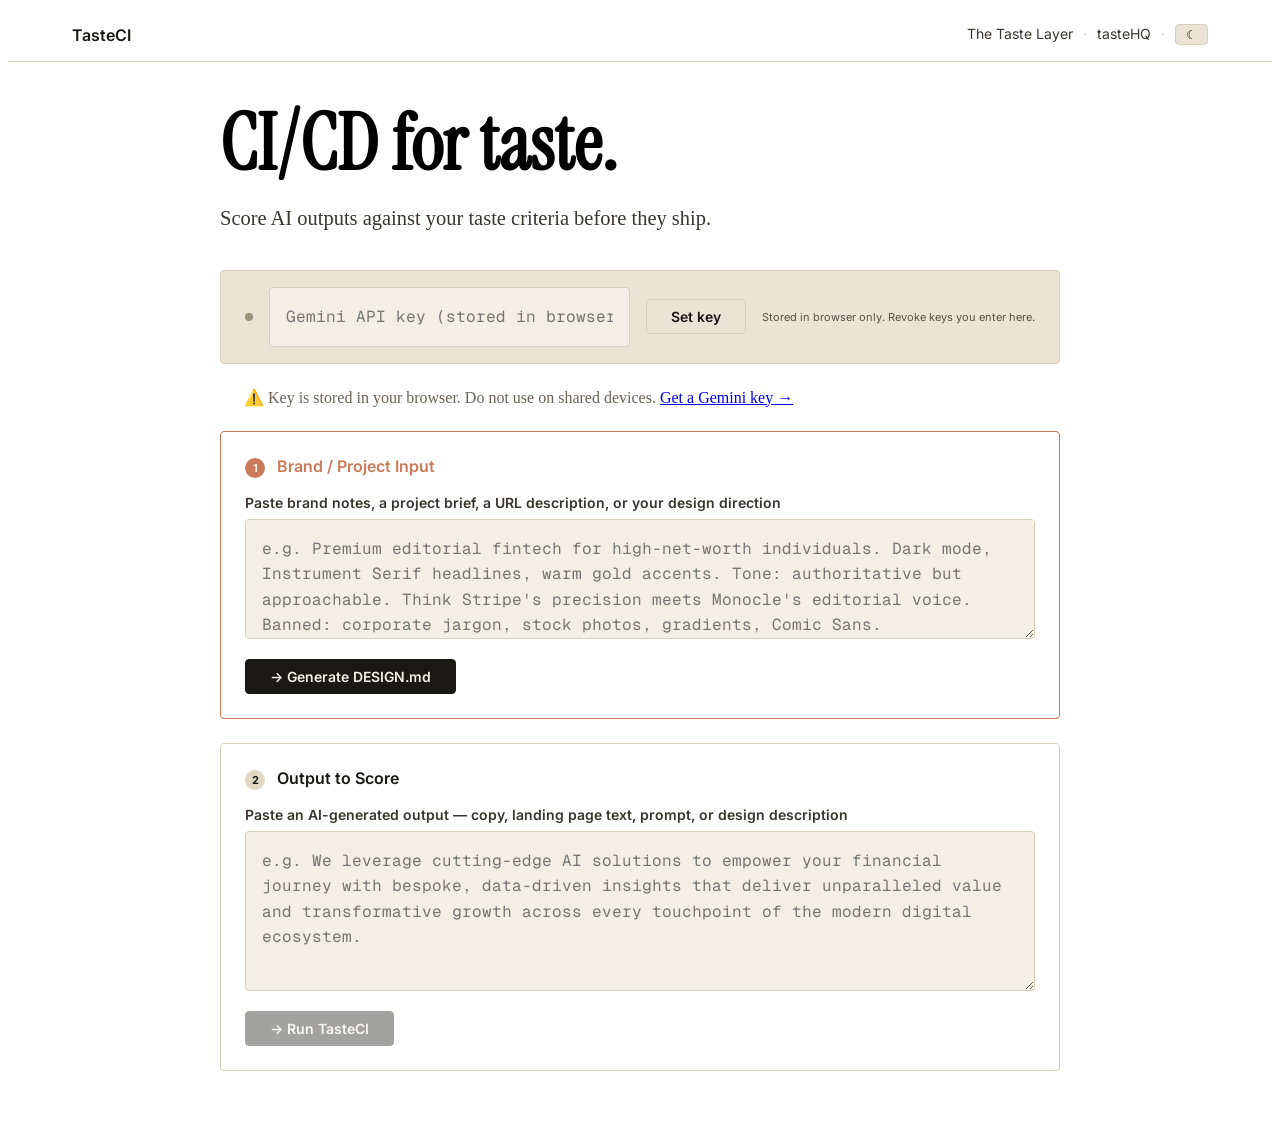
<file: tasteci/index.html>
<!DOCTYPE html>
<html lang="en" data-theme="light">
<head>
  <meta charset="UTF-8" />
  <meta name="viewport" content="width=device-width, initial-scale=1.0" />
  <title>TasteCI — CI/CD for taste in AI workflows</title>
  <meta name="description" content="Turn taste into a build gate. Score AI outputs against your DESIGN.md before they ship." />
  <meta name="author" content="Simone Leonelli" />
  <meta property="og:title" content="TasteCI — CI/CD for taste in AI workflows" />
  <meta property="og:description" content="Turn taste into a build gate. Score AI outputs against your DESIGN.md before they ship." />
  <link rel="icon" href="data:image/svg+xml,%3Csvg xmlns='http://www.w3.org/2000/svg' viewBox='0 0 100 100'%3E%3Crect width='100' height='100' fill='%23f4efe6'/%3E%3Ctext x='50' y='68' font-family='serif' font-size='56' text-anchor='middle' fill='%23c97b5a'%3E✓%3C/text%3E%3C/svg%3E" />
  <script>(function(){try{var t=localStorage.getItem('tasteci-theme')||(window.matchMedia&&window.matchMedia('(prefers-color-scheme: dark)').matches?'dark':'light');document.documentElement.setAttribute('data-theme',t);}catch(e){}}())</script>
  <link rel="stylesheet" href="../css/tokens.css" />
  <style>
    /* ========================================
       TASTECI — Page Overrides
       ======================================== */

    .page-wrap { max-width: 840px; margin: 0 auto; padding: var(--space-4) var(--gutter); }
    .page-wrap h1 { font-family: var(--type-display); font-size: var(--size-h1); line-height: 1.1; margin: 0 0 var(--space-1); }
    .page-wrap .subtitle { font-size: var(--size-lede); color: var(--ink-2); margin-bottom: var(--space-4); }
    .page-wrap h2 { font-family: var(--type-display); font-size: var(--size-h3); margin: var(--space-4) 0 var(--space-2); }
    .page-wrap h3 { font-family: var(--type-sans); font-size: var(--size-body); font-weight: 600; margin: var(--space-3) 0 var(--space-1); }
    label { display: block; font-family: var(--type-sans); font-size: var(--size-small); font-weight: 600; color: var(--ink-2); margin-bottom: var(--space-1); }
    textarea, input[type="text"], input[type="password"] { width: 100%; font-family: var(--type-mono); font-size: var(--size-body); line-height: 1.6; padding: var(--space-2); border: 1px solid var(--line); border-radius: 4px; background: var(--bg); color: var(--ink); resize: vertical; transition: border-color var(--dur-fast) ease; box-sizing: border-box; }
    textarea:focus, input:focus { outline: none; border-color: var(--accent); }
    textarea { min-height: 120px; }
    textarea.output-input { min-height: 160px; }
    .btn-row { display: flex; gap: var(--space-2); margin-top: var(--space-2); flex-wrap: wrap; }
    .btn {font-family: var(--type-sans); font-size: var(--size-small); font-weight: 600; padding: var(--space-1) var(--space-3); border: 1px solid var(--line); background: var(--surface); color: var(--ink); cursor: pointer; border-radius: 4px; transition: all var(--dur-fast) ease; }
    .btn:hover { background: var(--line); }
    .btn-primary { background: var(--ink); color: var(--paper); border-color: var(--ink); }
    .btn-primary:hover { background: var(--ink-2); }
    .btn-primary:disabled, .btn:disabled { opacity: 0.4; cursor: not-allowed; }
    .api-key-bar { display: flex;  gap: var(--space-2); align-items: center; flex-wrap: wrap; padding: var(--space-2) var(--space-3); background: var(--surface); border: 1px solid var(--line); border-radius: 4px; margin-bottom: var(--space-4); }
    .api-key-bar input { flex: 1; min-width: 180px; }
    .api-key-bar .status-dot { width: 8px; height: 8px; border-radius: 50%; background: var(--mute-2); flex-shrink: 0; }
    .api-key-bar .status-dot.ok { background: var(--sage); }
    .api-key-bar .status-dot.set { background: var(--terracotta); }
    .step-section {  padding: var(--space-3); border: 1px solid var(--line); border-radius: 4px; margin-bottom: var(--space-3); }
    .step-section.active { border-color: var(--accent); }
    .step-section .step-label { font-family: var(--type-sans); font-size: var(--size-body); font-weight: 600; color: var(--ink); margin-bottom: var(--space-2); }
    .step-section.active .step-label { color: var(--accent); }
    .step-number { display: inline-flex; align-items: center; justify-content: center; width: 20px; height: 20px; 20px; border-radius: 50%; background: var(--surface-raised); font-size: 11px; font-weight: 700; margin-right: var(--space-1); }
    .step-section.active .step-number { background: var(--accent); color: var(--paper); }
    .result-card { display: none; margin-top: var(--space-3); padding: var(--space-3); border: 1px solid var(--line); border-radius: 4px; }
    .result-card.visible { display: block; }
    .result-card.pass { border-color: var(--sage); }
    .result-card.fail { border-color: var(--terracotta); ; }
    .result-header { display: flex; align-items: center;  gap: var(--space-3); margin-bottom: var(--space-3); flex-wrap: wrap; }
    .result-score { font-family: var(--type-display); font-size: var(--size-h2); line-height: 1; }
    .result-verdict { font-family: var(--size-body); font-weight: 600;  padding: 4px 12px; border-radius: 3px; }
    .result-verdict.PASS { background: var(--sage-soft); color: var(--sage-deep); }
    .result-verdict.FAIL { background: var(--terracotta-soft); color: var(--terracotta-deep); }
    .result-section { margin-bottom: var(--space-2); }
    .result-section h3 { font-family: var(--type-sans); font-size: var(--size-small); font-weight: 700; color: var(--ink-3); margin: 0 0 var(--space-1); text-transform: uppercase; letter-spacing: 0.5px; }
    .violation { padding: var(--space-1) var(--space-2); margin-bottom: var(--space-1); border-left: 2px solid var(--terracotta); background: var(--surface); font-size: var(--size-small); line-height: 1.5; }
    .fix-box { padding: var(--space-2); background: var(--surface); border: 1px solid var(--line); border-radius: 4px; margin-top: var(--space-1); font-family: var(--type-mono); font-size: var(--size-small); line-height: 1.6; white-space: pre-wrap; }
    .design-md-output {  padding: var(--space-2); border: 1px solid var(--line);  background: var(--surface); border-radius: 4px; font-family: var(--type-mono); font-size: var(--size-small); line-height: 1.6; white-space: pre-wrap; margin-top: var(--space-2); display: none; }
    .design-md-output.visible { display: block; }
    .design-md-output h4 { font-family: var(--type-sans); font-size: var(--size-body); font-weight: 600; margin-bottom: var(--space-1); color: var(--ink); }
    .spinner::after { content: ''; display: inline-block; width: 14px; height: 14px; border: 2px solid var(--line); border-top-color: var(--accent); border-radius: 50%; animation: spin 0.6s linear infinite; margin-left: var(--space-1); vertical-align: middle; }
    @keyframes spin { to { transform: rotate(360deg); } }
    .flash { animation: flash 0.3s ease; }
    @keyframes flash { 0%, 100% { opacity: 1; } 50% { opacity: 0.3; } }
    .loader-text { font-family: var(--type-mono); font-size: var(--size-small); color: var(--ink-3); }
    @media (max-width: 600px) { .result-header { flex-direction: column; align-items: flex-start; } }
    .topnav-inline { display: flex; align-items: center;  justify-content: space-between; padding: var(--space-2) var(--gutter); border-bottom: 1px solid var(--line); }
    .topnav-inline .brand { font-family: var(--type-sans); font-weight: 600; font-size: var(--size-body); color: var(--ink); text-decoration: none; }
    .topnav-inline .brand:hover { color: var(--accent); }
    .topnav-inline .tiny-nav { font-family: var(--type-sans); font-size: var(--size-small); color: var(--ink-3); }
    .topnav-inline .tiny-nav a { color: var(--ink-2); text-decoration: none; }
    .topnav-inline .tiny-nav a:hover { color: var(--accent); }
  </style>
</head>
<body>

<nav class="topnav-inline">
  <a class="brand" href="https://w230.net" target="_blank" rel="noopener">TasteCI</a>
  <span class="tiny-nav">
    <a href="https://mustbesimo.github.io/taste-layer/" target="_blank">The Taste Layer</a>
    <span style="margin: 0 6px; color: var(--line);">·</span>
    <a href="https://taste-hq.vercel.app" target="_blank">tasteHQ</a>
    <span style="margin: 0 6px; color: var(--line);">·</span>
    <button class="btn" type="button" onclick="toggleTheme()" style="font-size: 12px; padding: 2px 10px;">☾</button>
  </span>
</nav>

<div class="page-wrap">

  <h1>CI/CD for taste.</h1>
  <p class="subtitle">Score AI outputs against your taste criteria before they ship.</p>

  <!-- API Key -->
  <div class="api-key-bar">
    <span class="status-dot" id="keyStatusDot"></span>
    <input type="password" id="apiKeyInput" placeholder="Gemini API key (stored in browser localStorage)" autocomplete="off" />
    <button class="btn" id="saveKeyBtn" type="button">Set key</button>
    <span style="font-size: 11px; color: var(--ink-3); font-family: var(--type-sans);">Stored in browser only. Revoke keys you enter here.</span>
  </div>
  <p style="font-size: var(--size-xsmall); color: var(--mute); margin: calc(var(--space-2) * -1) 0 var(--space-3); padding: 0 var(--space-3);">
    ⚠️ Key is stored in your browser. Do not use on shared devices.
    <a href="https://aistudio.google.com/apikey" target="_blank" rel="noopener noreferrer">Get a Gemini key →</a>
  </p>

  <!-- Step 1: Brand Input -->
  <div class="step-section active" id="step1">
    <div class="step-label"><span class="step-number">1</span> Brand / Project Input</div>
    <label for="brandInput">Paste brand notes, a project brief, a URL description, or your design direction</label>
    <textarea id="brandInput" placeholder="e.g. Premium editorial fintech for high-net-worth individuals. Dark mode, Instrument Serif headlines, warm gold accents. Tone: authoritative but approachable. Think Stripe's precision meets Monocle's editorial voice. Banned: corporate jargon, stock photos, gradients, Comic Sans."></textarea>
    <div class="btn-row">
      <button class="btn btn-primary" id="generateBtn" type="button">→ Generate DESIGN.md</button>
    </div>
    <div id="generateLoader" class="loader-text" style="display:none;margin-top: var(--space-1); display: none;">Generating taste criteria…<span class="spinner"></span></div>
    <div class="design-md-output" id="designMdOutput"></div>
  </div>

  <!-- Step 2: Score Output -->
  <div class="step-section" id="step2">
    <div class="step-label"><span class="step-number">2</span> Output to Score</div>
    <label for="outputInput">Paste an AI-generated output — copy, landing page text, prompt, or design description</label>
    <textarea class="output-input" id="outputInput" placeholder="e.g. We leverage cutting-edge AI solutions to empower your financial journey with bespoke, data-driven insights that deliver unparalleled value and transformative growth across every touchpoint of the modern digital ecosystem."></textarea>
    <div class="btn-row">
      <button class="btn btn-primary" id="scoreBtn" type="button" disabled>→ Run TasteCI</button>
    </div>
    <div id="scoreLoader" class="loader-text" style=";margin-top: var(--space-1); display: none;">Scoring output against taste criteria…<span class="spinner"></span></div>
  </div>

  <!-- Result -->
  <div class="result-card" id="resultCard">
    <h3 style="font-family: var(--type-sans); font-size: var(--size-small); font-weight: 700; color: var(--ink-3); text-transform: uppercase; letter-spacing: 0.5px; margin: 0 0 var(--space-2);">TasteCI Result</h3>
    <div class="result-header">
      <span class="result-score" id="resultScore">—</span>
      <span class="result-verdict" id="resultVerdict">—</span>
    </div>
    <div class="result-section" id="violationsSection">
      <h3>Hard Violations</h3>
      <div id="violationsList"></div>
    </div>
    <div class="result-section" id="scoresSection">
      <h3>Breakdown</h3>
      <div id="breakdownList"></div>
    </div>
    <div class="result-section" id="fixSection">
      <h3>Fix</h3>
      <div class="fix-box" id="fixBox"></div>
    </div>
  </div>

</div>

<script>
// ========================================
// TASTECI — App Logic
// ========================================

const GEMINI_MODEL = 'gemini-2.0-flash';
const GEMINI_URL = `https://generativelanguage.googleapis.com/v1beta/models/${GEMINI_MODEL}:generateContent`;

// --- State ---
let storedKey = localStorage.getItem('tasteci-gemini-key') || '';
let currentDesignMd = '';
let currentBreakdown = {};
let currentViolations = [];
let currentScore = 0;
let currentVerdict = '';

// --- DOM refs ---
const keyInput = document.getElementById('apiKeyInput');
const keyDot = document.getElementById('keyStatusDot');
const brandInput = document.getElementById('brandInput');
const outputInput = document.getElementById('outputInput');
const generateBtn = document.getElementById('generateBtn');
const scoreBtn = document.getElementById('scoreBtn');
const generateLoader = document.getElementById('generateLoader');
const scoreLoader = document.getElementById('scoreLoader');
const designMdOut = document.getElementById('designMdOutput');
const resultCard = document.getElementById('resultCard');
const resultScore = document.getElementById('resultScore');
const resultVerdict = document.getElementById('resultVerdict');
const violationsList = document.getElementById('violationsList');
const breakdownList = document.getElementById('breakdownList');
const fixBox = document.getElementById('fixBox');

// --- Init ---
if (storedKey) { keyInput.value = storedKey; keyDot.className = 'status-dot set'; }

// Helper: get API key
function getKey() { return storedKey || keyInput.value.trim(); }

// Toggle theme
function toggleTheme() {
  const html = document.documentElement;
  const current = html.getAttribute('data-theme') || 'light';
  const next = current === 'dark' ? 'light' : 'dark';
  html.setAttribute('data-theme', next);
  localStorage.setItem('tasteci-theme', next);
}

// --- Save key ---
document.getElementById('saveKeyBtn').addEventListener('click', () => {
  const k = keyInput.value.trim();
  if (k) { storedKey = k; localStorage.setItem('tasteci-gemini-key', k); keyDot.className = 'status-dot set'; }
});

// --- Call Gemini ---
async function callGemini(prompt, systemInstruction) {
  const key = getKey();
  if (!key) throw new Error('No API key set.');
  keyDot.className = 'status-dot ok';

  const body = {
    contents: [{ parts: [{ text: prompt }] }],
    generationConfig: { temperature: 0.3, maxOutputTokens: 4096 }
  };
  if (systemInstruction) {
    body.systemInstruction = { parts: [{ text: systemInstruction }] };
  }

  const res = await fetch(`${GEMINI_URL}`, {
    method: 'POST', headers: { 'Content-Type': 'application/json', 'x-goog-api-key': key },
    body: JSON.stringify(body)
  });
  const data = await res.json();
  if (!res.ok) throw new Error(data.error?.message || `HTTP ${res.status}`);
  const text = data.candidates?.[0]?.content?.parts?.[0]?.text || '';
  return text;
}

// --- Generate DESIGN.md ---
generateBtn.addEventListener('click', async () => {
  const input = brandInput.value.trim();
  if (!input) { designMdOut.textContent = 'Paste a brand description first.'; designMdOut.className = 'design-md-output visible'; return; }

  generateBtn.disabled = true;
  generateLoader.style.display = '';

  const prompt = `You are a taste engineer. Given a brand or project description, generate a structured DESIGN.md file.

Brand/Project: ${input}

Generate a DESIGN.md with these sections:

## Identity
What this system should feel like. 2-3 sentences of sensory description.

## Non-Negotiables
Rules that must never be violated. 3-5 specific hard rules.

## Voice
Tone, rhythm, vocabulary, sentence logic. 3-4 specific voice traits with examples.

## Banned Patterns
Words, structures, tropes, and visual habits to reject. 3-5 specific patterns.

## Evaluation Rubric
Five axes, each scored 0-20:
- Specificity: does it say something concrete?
- Signal density: information per word/pixel?
- Brand fit: does it match the identity?
- Technical accuracy: is it correct/functional?
- Execution clarity: is it well-executed?

## Pass Gate
Outputs below 80 fail. Outputs with hard rule violations fail regardless of score.

Return ONLY the DESIGN.md format — markdown, clean, no extra commentary before or after.`;

  try {
    const md = await callGemini(prompt, 'You are a taste engineer who produces structured DESIGN.md files. Output ONLY the DESIGN.md, nothing else.');
    currentDesignMd = md;
    designMdOut.innerHTML = md.replace(/</g, '&lt;').replace(/>/g, '&gt;');
    designMdOut.className = 'design-md-output visible';

    // Enable step 2
    document.getElementById('step2').classList.add('active');
    scoreBtn.disabled = false;

    // Scroll to step 2
    document.getElementById('step2').scrollIntoView({ behavior: 'smooth', block: 'start' });
  } catch (err) {
    designMdOut.textContent = 'Error: ' + err.message;
    designMdOut.className = 'design-md-output visible';
  } finally {
    generateBtn.disabled = false;
    generateLoader.style.display = 'none';
  }
});

// --- Run TasteCI ---
scoreBtn.addEventListener('click', async () => {
  const output = outputInput.value.trim();
  if (!output) { alert('Paste an output to score first.'); return; }
  if (!currentDesignMd) { alert('Generate a DESIGN.md first.'); return; }

  scoreBtn.disabled = true;
  scoreLoader.style.display = '';

  const prompt = `You are a tasteCI evaluator. Score the following output against these DESIGN.md criteria.

=== DESIGN.md ===
${currentDesignMd}

=== OUTPUT TO SCORE ===
${output}

Evaluate the output against the DESIGN.md's Evaluation Rubric (five axes, 0-20 each) and check for hard violations against the Non-Negotiables and Banned Patterns.

Return a JSON object ONLY, no other text. Use this exact format:
{
  "score": <total 0-100>,
  "violations": ["violation 1", "violation 2", ...],
  "breakdown": {
    "Specificity": <0-20>,
    "Signal density": <0-20>,
    "Brand fit": <0-20>,
    "Technical accuracy": <0-20>,
    "Execution clarity": <0-20>
  },
  "verdict": "PASS" or "FAIL",
  "fix": "<specific rewrite or fix instruction, no more than 3 sentences>"
}`;

  try {
    const raw = await callGemini(prompt, 'You are a precise evaluator. Output ONLY valid JSON, nothing else.');
    const json = JSON.parse(raw.replace(/```json\n?/g, '').replace(/```\n?/g, '').trim());

    currentScore = json.score;
    currentViolations = json.violations || [];
    currentBreakdown = json.breakdown || {};
    currentVerdict = json.verdict || 'FAIL';

    // Render
    resultScore.textContent = json.score + '/100';
    resultVerdict.textContent = json.verdict;
    resultVerdict.className = 'result-verdict ' + json.verdict;

    // Violations
    violationsList.innerHTML = '';
    if (json.violations && json.violations.length) {
      json.violations.forEach(v => {
        const el = document.createElement('div');
        el.className = 'violation';
        el.textContent = v;
        violationsList.appendChild(el);
      });
      document.getElementById('violationsSection').style.display = '';
    } else {
      document.getElementById('violationsSection').style.display = 'none';
    }

    // Breakdown
    breakdownList.innerHTML = '';
    if (json.breakdown) {
      Object.entries(json.breakdown).forEach(([key, val]) => {
        const el = document.createElement('div');
        el.style.cssText = 'display: flex; justify-content: space-between; padding: 4px 0; font-size: var(--size-small); border-bottom: 1px solid var(--line-soft);';
        const kSpan = document.createElement('span');
        kSpan.textContent = key;
        const vSpan = document.createElement('span');
        vSpan.textContent = val + '/20';
        vSpan.style.fontWeight = '600';
        el.appendChild(kSpan);
        el.appendChild(vSpan);
        breakdownList.appendChild(el);
      });
    }

    // Fix
    fixBox.textContent = json.fix || 'No fix provided.';

    // Show card
    resultCard.className = 'result-card visible ' + (json.verdict === 'PASS' ? 'pass' : 'fail');
    resultCard.scrollIntoView({ behavior: 'smooth', block: 'start' });

  } catch (err) {
    fixBox.textContent = 'Error: ' + err.message;
    resultCard.className = 'result-card visible fail';
    resultVerdict.textContent = 'ERROR';
    resultScore.textContent = '—';
  } finally {
    scoreBtn.disabled = false;
    scoreLoader.style.display = 'none';
  }
});
</script>
</body>
</html>
</file>
<file: css/tokens.css>
/* ============================================================
   TASTE LAYER — Design Tokens
   Foundation:   AiVizWiz "sumi on washi" — Japanese minimal
   Palette:      pale terracotta · sage · light dirty blue
   ============================================================ */

@import url('https://fonts.googleapis.com/css2?family=Inter:wght@300;400;500;600;700&family=Instrument+Serif:ital@0;1&family=Geist+Mono:wght@400;500&display=swap');

:root {
  --paper:           #f4efe6;
  --paper-soft:      #ebe4d5;
  --paper-deep:      #e0d8c2;
  --ink:             #1a1814;
  --ink-2:           #3a352e;
  --ink-3:           #5a5246;
  --mute:            #6b6357;
  --mute-2:          #9a917f;
  --line:            #d8d0bc;
  --line-soft:       #e4ddc9;
  --line-strong:     #1a1814;

  --terracotta:      #c97b5a;
  --terracotta-deep: #a56145;
  --terracotta-soft: #e0a892;
  --sage:            #9caf9c;
  --sage-deep:       #7a8d7a;
  --sage-soft:       #c2cfc2;
  --dirty-blue:      #6b8294;
  --dirty-blue-deep: #4f6677;
  --dirty-blue-soft: #a3b4c1;

  --bg:              var(--paper);
  --bg-soft:         var(--paper-soft);
  --surface:         var(--paper-soft);
  --surface-raised:  var(--paper-deep);
  --accent:          var(--terracotta);
  --accent-deep:     var(--terracotta-deep);
  --pop:             var(--terracotta);

  --type-display:    'Instrument Serif', Georgia, serif;
  --type-sans:       'Inter', ui-sans-serif, system-ui, -apple-system, sans-serif;
  --type-mono:       'Geist Mono', ui-monospace, monospace;

  --size-hero:       clamp(48px, 9vw, 132px);
  --size-h1:         clamp(40px, 6vw, 88px);
  --size-h2:         clamp(28px, 4vw, 52px);
  --size-h3:         clamp(20px, 2.2vw, 28px);
  --size-body:       clamp(16px, 1.15vw, 19px);
  --size-lede:       clamp(20px, 1.6vw, 26px);
  --size-small:      14px;
  --size-micro:      12px;

  --space-1: 8px;  --space-2: 16px; --space-3: 24px; --space-4: 40px;
  --space-5: 64px; --space-6: 96px; --space-7: 144px; --space-8: 200px;

  --ease:            cubic-bezier(0.2, 0.7, 0.2, 1);
  --ease-out-expo:   cubic-bezier(0.77, 0, 0.18, 1);
  --dur-fast:        180ms;
  --dur:             380ms;
  --dur-slow:        820ms;

  --max-essay:       720px;
  --max-wide:        1120px;
  --gutter:          clamp(24px, 5vw, 80px);

  --shadow-soft:     0 1px 2px rgba(26, 24, 20, 0.04), 0 8px 32px rgba(26, 24, 20, 0.06);
  --shadow-card:     0 1px 1px rgba(26, 24, 20, 0.05), 0 12px 40px rgba(26, 24, 20, 0.08);
}

:root[data-theme="dark"] {
  --paper:           #0f0e0c;
  --paper-soft:      #1a1816;
  --paper-deep:      #252220;
  --ink:             #f3eee0;
  --ink-2:           #d6cfbd;
  --ink-3:           #b3ad9c;
  --mute:            #8a8373;
  --mute-2:          #4a443c;
  --line:            #2d2a26;
  --line-soft:       #1f1d1a;
  --line-strong:     #f3eee0;
  --bg:              var(--paper);
  --bg-soft:         var(--paper-soft);
  --surface:         var(--paper-soft);
  --surface-raised:  var(--paper-deep);
  --terracotta:      #e89476;
  --sage:            #b3c4b3;
  --dirty-blue:      #8aa1b3;
  --accent:          var(--terracotta);
  --pop:             var(--terracotta);
}
</file>
<file: css/layout.css>
/* ============================================================
   TASTE LAYER — Layout & Typography  (v2 — polished rhythm)
   ============================================================ */
* { box-sizing: border-box; margin: 0; padding: 0; }
html { scroll-behavior: smooth; }
body {
  background: var(--bg);
  color: var(--ink);
  font-family: var(--type-sans);
  font-size: var(--size-body);
  line-height: 1.65;
  font-feature-settings: 'ss01', 'cv02', 'cv11';
  -webkit-font-smoothing: antialiased;
  -moz-osx-font-smoothing: grayscale;
  letter-spacing: -0.006em;
  overflow-x: hidden;
  padding-top: 56px; /* topnav offset */
}
::selection { background: var(--terracotta-soft); color: var(--ink); }
::-webkit-scrollbar { width: 6px; height: 6px; }
::-webkit-scrollbar-track { background: transparent; }
::-webkit-scrollbar-thumb { background: rgba(26,24,20,0.14); border-radius: 99px; }
::-webkit-scrollbar-thumb:hover { background: rgba(26,24,20,0.30); }

/* ——— Typography ——— */
h1, h2, h3, h4 {
  font-family: var(--type-display);
  font-weight: 400;
  letter-spacing: -0.022em;
  line-height: 1.04;
  color: var(--ink);
  text-wrap: balance;
}
.hero-title {
  font-size: clamp(40px, 8.5vw, 120px);
  line-height: 0.94;
  letter-spacing: -0.034em;
}
h1, .h1 { font-size: clamp(36px, 5.6vw, 76px); line-height: 1.0; }
h2, .h2 { font-size: clamp(30px, 4.2vw, 56px); line-height: 1.06; margin-top: 0; }
h3, .h3 { font-size: clamp(20px, 2.2vw, 28px); line-height: 1.25; font-weight: 500; }

p { color: var(--ink-2); max-width: 62ch; }
.lede {
  font-size: clamp(19px, 1.7vw, 24px);
  color: var(--ink);
  line-height: 1.48;
  max-width: 34ch;
  font-weight: 400;
}
em { font-style: italic; }
strong { font-weight: 600; color: var(--ink); }

a {
  color: var(--ink);
  text-decoration: none;
  border-bottom: 1px solid var(--terracotta);
  padding-bottom: 1px;
  transition: color var(--dur) var(--ease), border-color var(--dur) var(--ease);
}
a:hover { color: var(--terracotta-deep); border-color: var(--terracotta-deep); }
code, .mono { font-family: var(--type-mono); font-size: 0.92em; color: var(--ink); }

/* ——— Layout containers ——— */
.essay  { max-width: var(--max-essay); margin: 0 auto; padding: 0 var(--gutter); }
.wide   { max-width: var(--max-wide);  margin: 0 auto; padding: 0 var(--gutter); }

/* ——— Section base — fluid rhythm, not fixed monolith ——— */
section {
  padding: clamp(64px, 9vw, 128px) 0;
  position: relative;
}
section + section { border-top: 1px solid var(--line-soft); }
section.dim { background: var(--paper-soft); }
section.darker { background: var(--paper-deep); }
section.terracotta { background: var(--terracotta); color: var(--paper); }
section.terracotta p { color: rgba(244, 239, 230, 0.92); }
section.terracotta h1,
section.terracotta h2,
section.terracotta h3 { color: var(--paper); }

/* ——— Hero — first section, more breathing room ——— */
.hero-shell {
  min-height: calc(100vh - 56px);
  display: flex;
  flex-direction: column;
  justify-content: center;
  padding: clamp(96px, 14vw, 168px) 0;
}
.hero-title .mark { color: var(--terracotta); font-style: italic; }
.hero-sub {
  font-size: clamp(18px, 1.5vw, 22px);
  color: var(--ink-2);
  max-width: 44ch;
  margin-top: clamp(20px, 2.4vw, 32px);
  line-height: 1.55;
}
.hero-meta {
  margin-top: clamp(36px, 5vw, 64px);
  font-family: var(--type-mono);
  font-size: 11px;
  color: var(--mute);
  letter-spacing: 0.22em;
  text-transform: uppercase;
  display: flex;
  gap: 18px 32px;
  flex-wrap: wrap;
}
.hero-meta span { display: inline-flex; align-items: center; gap: 10px; }
.hero-meta span::before {
  content: "";
  width: 4px; height: 4px; border-radius: 50%;
  background: var(--terracotta);
  flex-shrink: 0;
}

/* ——— Eyebrow — ALWAYS on its own line above the heading ——— */
.eyebrow {
  display: flex !important;
  align-items: center;
  gap: 14px;
  font-family: var(--type-sans);
  font-size: 11px;
  font-weight: 500;
  text-transform: uppercase;
  letter-spacing: 0.24em;
  color: var(--mute);
  margin: 0 0 clamp(20px, 2.4vw, 32px) 0;
  width: max-content;
  max-width: 100%;
}
.eyebrow::before {
  content: "";
  width: 28px;
  height: 1px;
  background: currentColor;
  opacity: 0.45;
  flex-shrink: 0;
}
.eyebrow .num { color: var(--ink); font-weight: 600; }
.eyebrow.blue  { color: var(--dirty-blue-deep); }
.eyebrow.sage  { color: var(--sage-deep); }
.eyebrow.terra { color: var(--terracotta-deep); }

/* ——— Chapter divider — full bleed, centered, framed ——— */
.chapter-mark {
  padding: clamp(80px, 12vw, 144px) 0;
  text-align: center;
  background:
    radial-gradient(ellipse at center, var(--paper-soft) 0%, transparent 70%),
    var(--bg);
  border-top: 1px solid var(--line);
  border-bottom: 1px solid var(--line);
  position: relative;
}
.chapter-mark::before,
.chapter-mark::after {
  content: "";
  position: absolute;
  left: 50%;
  width: 1px;
  height: 32px;
  background: var(--line);
  transform: translateX(-50%);
}
.chapter-mark::before { top: 0; }
.chapter-mark::after  { bottom: 0; }
.chapter-mark .roman {
  font-family: var(--type-display);
  font-size: clamp(72px, 12vw, 140px);
  color: var(--ink);
  font-style: italic;
  font-weight: 300;
  line-height: 0.9;
  margin-bottom: clamp(16px, 1.6vw, 24px);
}
.chapter-mark .ch-name {
  font-family: var(--type-sans);
  font-size: 11px;
  text-transform: uppercase;
  letter-spacing: 0.4em;
  color: var(--mute);
  margin-bottom: 12px;
}
.chapter-mark .ch-title {
  font-family: var(--type-display);
  font-size: clamp(24px, 3.4vw, 40px);
  color: var(--ink);
  font-style: italic;
  line-height: 1.2;
  max-width: 22ch;
  margin: 0 auto;
}

/* ——— Prose flow ——— */
.prose > * + * { margin-top: clamp(18px, 1.8vw, 26px); }
.prose p { font-size: var(--size-body); color: var(--ink-2); }
.prose h2 { margin-top: clamp(40px, 5vw, 72px); }
.prose h3 { margin-top: clamp(28px, 3.2vw, 40px); margin-bottom: 4px; }
.prose ul, .prose ol { padding-left: 24px; }
.prose li {
  margin-top: 10px;
  color: var(--ink-2);
  padding-left: 6px;
}
.prose li::marker { color: var(--terracotta); }

/* The eyebrow + first heading combo gets tightened */
.eyebrow + h1,
.eyebrow + h2 { margin-top: 0 !important; }

/* ——— Pull quote — editorial drama ——— */
.pull {
  font-family: var(--type-display);
  font-style: italic;
  font-size: clamp(26px, 3.8vw, 44px);
  line-height: 1.2;
  color: var(--ink);
  border-left: 2px solid var(--terracotta);
  padding-left: clamp(20px, 2.4vw, 32px);
  margin: clamp(36px, 4.5vw, 64px) 0;
  max-width: 24ch;
  text-wrap: balance;
}

/* ——— Callout — refined card ——— */
.callout {
  background: var(--paper);
  border: 1px solid var(--line);
  border-left: 3px solid var(--terracotta);
  padding: clamp(20px, 2.4vw, 32px) clamp(24px, 3vw, 40px);
  margin: clamp(28px, 3.4vw, 44px) 0;
  border-radius: 3px;
}
section.dim .callout { background: var(--paper); }
.callout.sage  { border-left-color: var(--sage-deep); }
.callout.blue  { border-left-color: var(--dirty-blue); }
.callout .ck-label {
  font-size: 11px;
  text-transform: uppercase;
  letter-spacing: 0.22em;
  color: var(--terracotta-deep);
  font-weight: 600;
  margin-bottom: 10px;
  display: block;
}
.callout.sage .ck-label { color: var(--sage-deep); }
.callout.blue .ck-label { color: var(--dirty-blue-deep); }

/* ——— Grids ——— */
.two-col {
  display: grid;
  grid-template-columns: 1fr 1fr;
  gap: clamp(16px, 2vw, 28px);
  margin: clamp(28px, 3.2vw, 44px) 0;
}
.three-col {
  display: grid;
  grid-template-columns: repeat(3, 1fr);
  gap: clamp(12px, 1.5vw, 20px);
  margin: clamp(24px, 3vw, 40px) 0;
}
@media (max-width: 760px) {
  .two-col, .three-col { grid-template-columns: 1fr; }
}

/* ——— Box — refined card with proper hierarchy ——— */
.box {
  background: var(--paper);
  border: 1px solid var(--line);
  padding: clamp(22px, 2.6vw, 32px);
  border-radius: 3px;
  display: block;
  position: relative;
  transition:
    transform var(--dur) var(--ease),
    border-color var(--dur) var(--ease),
    box-shadow var(--dur) var(--ease);
}
section.dim .box { background: var(--paper); }
.box:hover {
  transform: translateY(-3px);
  border-color: var(--terracotta);
  box-shadow: 0 1px 0 var(--terracotta), 0 12px 32px rgba(26, 24, 20, 0.08);
}
a.box {
  border-bottom: 1px solid var(--line);  /* override anchor underline */
  color: var(--ink);
}
a.box:hover { color: var(--ink); }
.box .label-s {
  font-size: 11px;
  text-transform: uppercase;
  letter-spacing: 0.22em;
  color: var(--mute);
  margin-bottom: 12px;
  display: block;
  font-weight: 500;
}
.box .value {
  font-family: var(--type-display);
  font-size: clamp(26px, 3.4vw, 38px);
  color: var(--ink);
  line-height: 1.05;
  letter-spacing: -0.018em;
}
.box .small {
  font-size: 14px;
  color: var(--mute);
  margin-top: 14px;
  line-height: 1.55;
}
.box.terra { border-left: 3px solid var(--terracotta); }
.box.sage  { border-left: 3px solid var(--sage-deep); }
.box.blue  { border-left: 3px solid var(--dirty-blue); }
.box.terra .label-s { color: var(--terracotta-deep); }
.box.sage  .label-s { color: var(--sage-deep); }
.box.blue  .label-s { color: var(--dirty-blue-deep); }

/* ——— Stack diagram — L0-L4 ——— */
.stack-rail {
  margin: clamp(28px, 3.2vw, 44px) 0;
  display: flex;
  flex-direction: column;
  gap: 2px;
  border: 1px solid var(--line);
  border-radius: 3px;
  overflow: hidden;
}
.stack-rail .layer {
  display: grid;
  grid-template-columns: 64px 1.2fr 2fr;
  gap: clamp(16px, 2vw, 28px);
  padding: clamp(20px, 2.4vw, 28px);
  background: var(--paper);
  align-items: baseline;
  transition: background var(--dur) var(--ease);
}
.stack-rail .layer + .layer { border-top: 1px solid var(--line-soft); }
.stack-rail .layer:hover { background: var(--paper-soft); }
.stack-rail .layer .lvl {
  font-family: var(--type-mono);
  font-size: 13px;
  color: var(--terracotta-deep);
  font-weight: 500;
  letter-spacing: 0.1em;
}
.stack-rail .layer .nm {
  font-family: var(--type-display);
  font-size: clamp(20px, 2.2vw, 26px);
  color: var(--ink);
  line-height: 1.2;
}
.stack-rail .layer .ds {
  font-size: 15px;
  color: var(--mute);
  line-height: 1.55;
}
@media (max-width: 760px) {
  .stack-rail .layer {
    grid-template-columns: 1fr;
    gap: 6px;
    padding: 18px 20px;
  }
}

/* ——— Top nav — minimal, glass ——— */
.topnav {
  position: fixed;
  top: 0; left: 0; right: 0;
  z-index: 50;
  height: 56px;
  padding: 0 var(--gutter);
  display: flex;
  justify-content: space-between;
  align-items: center;
  background: color-mix(in srgb, var(--paper) 86%, transparent);
  backdrop-filter: blur(14px);
  -webkit-backdrop-filter: blur(14px);
  border-bottom: 1px solid var(--line-soft);
}
.topnav .brand {
  font-family: var(--type-display);
  font-style: italic;
  font-size: clamp(16px, 1.4vw, 19px);
  color: var(--ink);
  border: none;
  letter-spacing: -0.008em;
}
.topnav .brand:hover { color: var(--terracotta); }
.topnav .meta {
  font-family: var(--type-mono);
  font-size: 11px;
  color: var(--mute);
  letter-spacing: 0.18em;
  text-transform: uppercase;
}
.topnav .theme {
  background: transparent;
  border: 1px solid var(--line);
  color: var(--ink);
  font-family: var(--type-mono);
  font-size: 11px;
  padding: 7px 14px;
  cursor: pointer;
  border-radius: 999px;
  letter-spacing: 0.08em;
  transition: all var(--dur) var(--ease);
}
.topnav .theme:hover { border-color: var(--terracotta); color: var(--terracotta); }
@media (max-width: 720px) {
  .topnav .meta { display: none; }
}

/* ——— Progress bar ——— */
.progress {
  position: fixed;
  top: 0; left: 0;
  height: 2px;
  background: var(--terracotta);
  width: 0%;
  z-index: 60;
  transition: width 60ms linear;
}

/* === FIX 1: widen the prose, give cards a wider container === */
:root {
  --max-essay:    860px;   /* was 720 — too narrow on wide screens */
  --max-wide:     1240px;  /* for chapter-card grids, chapter marks, hero */
  --max-reading:  680px;   /* paragraphs themselves stay ~62ch for legibility */
}

/* The .essay container is now the OUTER frame; prose <p> still tucks to 62ch */
.essay { max-width: var(--max-essay); margin: 0 auto; padding: 0 var(--gutter); }
.wide  { max-width: var(--max-wide);  margin: 0 auto; padding: 0 var(--gutter); }

/* === FIX 2: eyebrow MUST be block-level above the heading === */
.eyebrow {
  display: flex !important;
  align-items: center;
  gap: 14px;
  width: 100% !important;
  max-width: 100%;
  margin: 0 0 clamp(20px, 2.4vw, 32px) 0;
  /* push the rule to its own line — h2 starts fresh */
}

/* Ensure h2 after eyebrow drops fully */
.eyebrow + h1,
.eyebrow + h2,
.eyebrow + h3 {
  margin-top: 0 !important;
  clear: both;
  display: block;
}

/* === FIX 3: lede shouldn't be max-width: 34ch — wider reads better here === */
.lede {
  max-width: 48ch;
  font-size: clamp(20px, 1.8vw, 26px);
  line-height: 1.45;
}

/* === FIX 4: chapter cards in a wider grid + better proportions === */
.contents-grid {
  display: grid;
  grid-template-columns: 1fr 1fr;
  gap: clamp(20px, 2.5vw, 36px);
  margin: clamp(36px, 4.5vw, 56px) 0 0;
  max-width: var(--max-wide);
}
@media (max-width: 760px) { .contents-grid { grid-template-columns: 1fr; } }

.chapter-card {
  padding: clamp(36px, 4vw, 56px);
  min-height: 280px;
  display: flex;
  flex-direction: column;
  gap: 8px;
}
.chapter-card .small {
  max-width: 42ch;       /* keep the description from going skinny-tall */
  margin-top: 12px;
}

/* === FIX 5: hero gets the wide container too === */
.hero-shell .essay { max-width: var(--max-wide); }
.hero-shell .hero-sub { max-width: 56ch; }
.hero-shell .hero-meta { max-width: 100%; }

/* === FIX 6: chapter marks span wide === */
.chapter-mark .essay,
.chapter-mark > .essay { max-width: var(--max-wide); }

/* === FIX 7: terracotta sections (bridge, epilogue) wide === */
section.terracotta .essay { max-width: var(--max-wide); }

/* === FIX 8: footer wide === */
footer { padding-inline: clamp(24px, 5vw, 80px); max-width: 100%; }
</file>
<file: css/motion.css>
/* TASTE LAYER — Motion vocabulary (AiVizWiz-inherited) */
.rise { display: inline-block; overflow: hidden; vertical-align: bottom; line-height: 0.95; }
.rise > span {
  display: inline-block;
  transform: translateY(105%);
  transition: transform var(--dur-slow) var(--ease-out-expo);
}
.rise.in > span { transform: translateY(0); }

.reveal {
  opacity: 0; transform: translateY(20px);
  transition:
    opacity var(--dur-slow) var(--ease),
    transform var(--dur-slow) var(--ease);
  transition-delay: var(--rd, 0ms);
}
.reveal.in { opacity: 1; transform: translateY(0); }

.line-reveal { position: relative; }
.line-reveal::after {
  content: ""; position: absolute; left: 0; bottom: -8px;
  width: 100%; height: 1px; background: var(--line);
  transform: scaleX(0); transform-origin: left;
  transition: transform var(--dur-slow) var(--ease-out-expo);
}
.line-reveal.in::after { transform: scaleX(1); }

.stagger > * {
  opacity: 0; transform: translateY(14px);
  transition: opacity var(--dur) var(--ease), transform var(--dur) var(--ease);
}
.stagger.in > * { opacity: 1; transform: translateY(0); }
.stagger.in > *:nth-child(1) { transition-delay: 60ms; }
.stagger.in > *:nth-child(2) { transition-delay: 120ms; }
.stagger.in > *:nth-child(3) { transition-delay: 180ms; }
.stagger.in > *:nth-child(4) { transition-delay: 240ms; }
.stagger.in > *:nth-child(5) { transition-delay: 300ms; }
.stagger.in > *:nth-child(6) { transition-delay: 360ms; }
.stagger.in > *:nth-child(7) { transition-delay: 420ms; }
.stagger.in > *:nth-child(8) { transition-delay: 480ms; }

.lift {
  transition:
    transform var(--dur) var(--ease),
    box-shadow var(--dur) var(--ease),
    border-color var(--dur) var(--ease);
}
.lift:hover { transform: translateY(-3px); box-shadow: var(--shadow-soft); }
.press { transition: transform 120ms var(--ease); }
.press:active { transform: scale(0.97); }

@keyframes caret { 0%, 50% { opacity: 1; } 51%, 100% { opacity: 0; } }
.caret {
  display: inline-block;
  width: 0.06em; height: 1em;
  background: var(--terracotta);
  vertical-align: -0.08em;
  margin-left: 0.08em;
  animation: caret 1.05s ease-in-out infinite;
}

@media (prefers-reduced-motion: reduce) {
  *, *::before, *::after {
    animation-duration: 0.01ms !important;
    animation-iteration-count: 1 !important;
    transition-duration: 0.01ms !important;
    scroll-behavior: auto !important;
  }
  .rise > span, .reveal, .stagger > * { opacity: 1; transform: none; }
  .line-reveal::after { transform: scaleX(1); }
}
</file>
<file: css/components.css>
/* ============================================================
   TASTE LAYER — Components (footer, refs, tables, diagrams)
   ============================================================ */

/* ——— Footer ——— */
footer {
  padding: clamp(48px, 6vw, 80px) var(--gutter);
  border-top: 1px solid var(--line);
  font-size: 13px;
  color: var(--mute);
  display: flex;
  justify-content: space-between;
  gap: 16px 32px;
  flex-wrap: wrap;
  background: var(--paper-soft);
}
footer .sig { font-family: var(--type-display); font-style: italic; color: var(--ink); }
footer a { color: var(--mute); border-color: var(--line); }
footer a:hover { color: var(--terracotta); }

/* ——— References ——— */
.refs { font-size: 15px; padding-left: 0 !important; list-style: none; }
.refs li {
  margin-top: 14px;
  padding-left: 20px;
  position: relative;
}
.refs li::before {
  content: "";
  position: absolute;
  left: 0; top: 11px;
  width: 8px; height: 1px;
  background: var(--terracotta);
}
.refs a { color: var(--ink-2); border-color: var(--line); }
.refs a:hover { color: var(--terracotta); border-color: var(--terracotta); }

/* ——— Tables ——— */
table {
  width: 100%;
  margin: clamp(24px, 3vw, 40px) 0;
  border-collapse: collapse;
  font-size: 14px;
}
th, td {
  text-align: left;
  padding: 14px 16px;
  border-bottom: 1px solid var(--line-soft);
  vertical-align: top;
}
th {
  font-family: var(--type-sans);
  font-size: 11px;
  text-transform: uppercase;
  letter-spacing: 0.18em;
  font-weight: 600;
  color: var(--mute);
  background: var(--paper-soft);
  border-bottom: 1px solid var(--line);
}

/* ——— Back link on chapter pages ——— */
.back-link {
  display: inline-flex;
  align-items: center;
  gap: 8px;
  font-size: 11px;
  color: var(--mute);
  letter-spacing: 0.22em;
  text-transform: uppercase;
  border: none;
  font-weight: 500;
  transition: color var(--dur) var(--ease), gap var(--dur) var(--ease);
}
.back-link:hover { color: var(--terracotta); gap: 12px; }

/* ——— SVG diagrams from source ——— */
.diagram-container {
  background: var(--paper-soft);
  border: 1px solid var(--line);
  border-radius: 3px;
  padding: clamp(20px, 2.4vw, 32px);
  margin: clamp(24px, 3vw, 40px) 0;
}
section.dim .diagram-container { background: var(--paper); }
.diagram-title {
  font-size: 11px;
  text-transform: uppercase;
  letter-spacing: 0.22em;
  color: var(--mute);
  margin-bottom: 16px;
  font-weight: 500;
}
.diagram-container svg { width: 100%; height: auto; max-width: 100%; }
.diagram-container svg text { font-family: var(--type-sans) !important; }

/* ——— Chapter card (landing-page big chapter links) ——— */
.chapter-card {
  padding: clamp(32px, 4vw, 56px) clamp(28px, 3.4vw, 44px);
  min-height: 240px;
  display: flex;
  flex-direction: column;
  gap: 8px;
}
.chapter-card .value { font-size: clamp(28px, 3.6vw, 44px); }
.chapter-card .arrow {
  margin-top: auto;
  font-family: var(--type-sans);
  font-size: 13px;
  letter-spacing: 0.18em;
  text-transform: uppercase;
  color: var(--mute);
  display: inline-flex;
  align-items: center;
  gap: 8px;
  transition: gap var(--dur) var(--ease), color var(--dur) var(--ease);
}
.chapter-card:hover .arrow { gap: 14px; color: var(--terracotta); }

/* ——— Code blocks (from source) ——— */
.prose pre,
pre.code {
  font-family: var(--type-mono);
  font-size: 13px;
  line-height: 1.6;
  color: var(--ink);
  background: var(--paper-soft);
  border: 1px solid var(--line);
  border-left: 3px solid var(--terracotta);
  padding: clamp(16px, 1.8vw, 24px);
  margin: clamp(20px, 2.4vw, 32px) 0;
  border-radius: 3px;
  overflow-x: auto;
  -webkit-overflow-scrolling: touch;
  max-width: 100%;
  white-space: pre;
}
section.dim .prose pre,
section.dim pre.code { background: var(--paper); }
.prose code {
  font-family: var(--type-mono);
  font-size: 0.92em;
  padding: 2px 6px;
  background: var(--paper-soft);
  border-radius: 2px;
  border: 1px solid var(--line-soft);
}
.prose pre code {
  padding: 0;
  background: transparent;
  border: none;
  font-size: inherit;
}

/* ——— Constrain any source-authored grids inside .prose ——— */
.prose .box {
  margin: clamp(18px, 2vw, 28px) 0;
  display: block;        /* override any leftover inline display:grid */
  max-width: 100%;
}
.prose .box .box-label,
.prose .box-label {
  font-size: 11px;
  text-transform: uppercase;
  letter-spacing: 0.22em;
  font-weight: 600;
  color: var(--terracotta-deep);
  display: block;
  margin-bottom: 10px;
}
.prose .box ul,
.prose .box ol {
  padding-left: 20px;
  margin-top: 8px;
}
.prose .box li {
  font-size: 14px;
  line-height: 1.55;
  margin-top: 6px;
}

/* If source had a grid-col-2 wrapper, make it stack instead */
.prose [class*="grid-col"],
.prose div[style*="grid-template-columns"] {
  display: block !important;
  grid-template-columns: none !important;
}

/* SVG diagram containers from source — keep them confined */
.prose svg { max-width: 100%; height: auto; display: block; margin: 16px auto; }

/* Source-authored side-by-side strong/em groups */
.prose strong + br + span,
.prose .box strong { font-weight: 600; color: var(--ink); }
</file>
